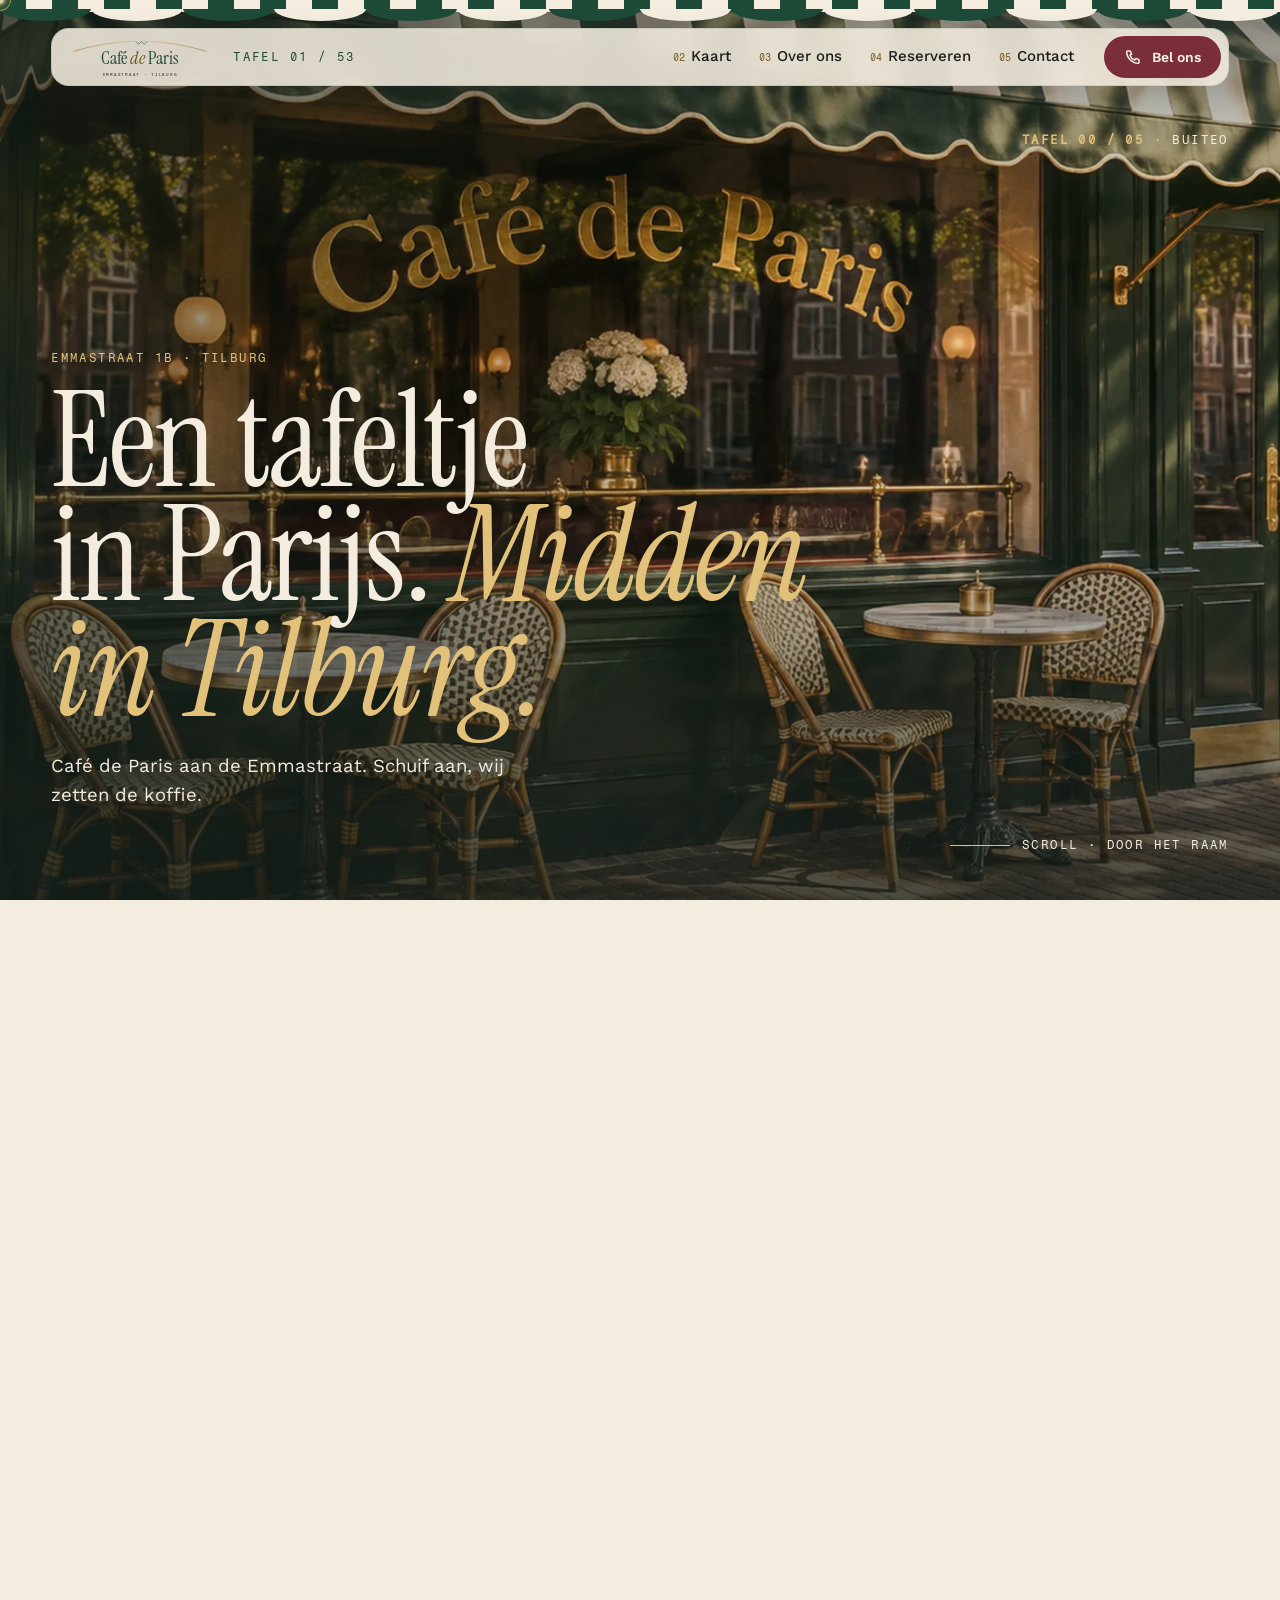
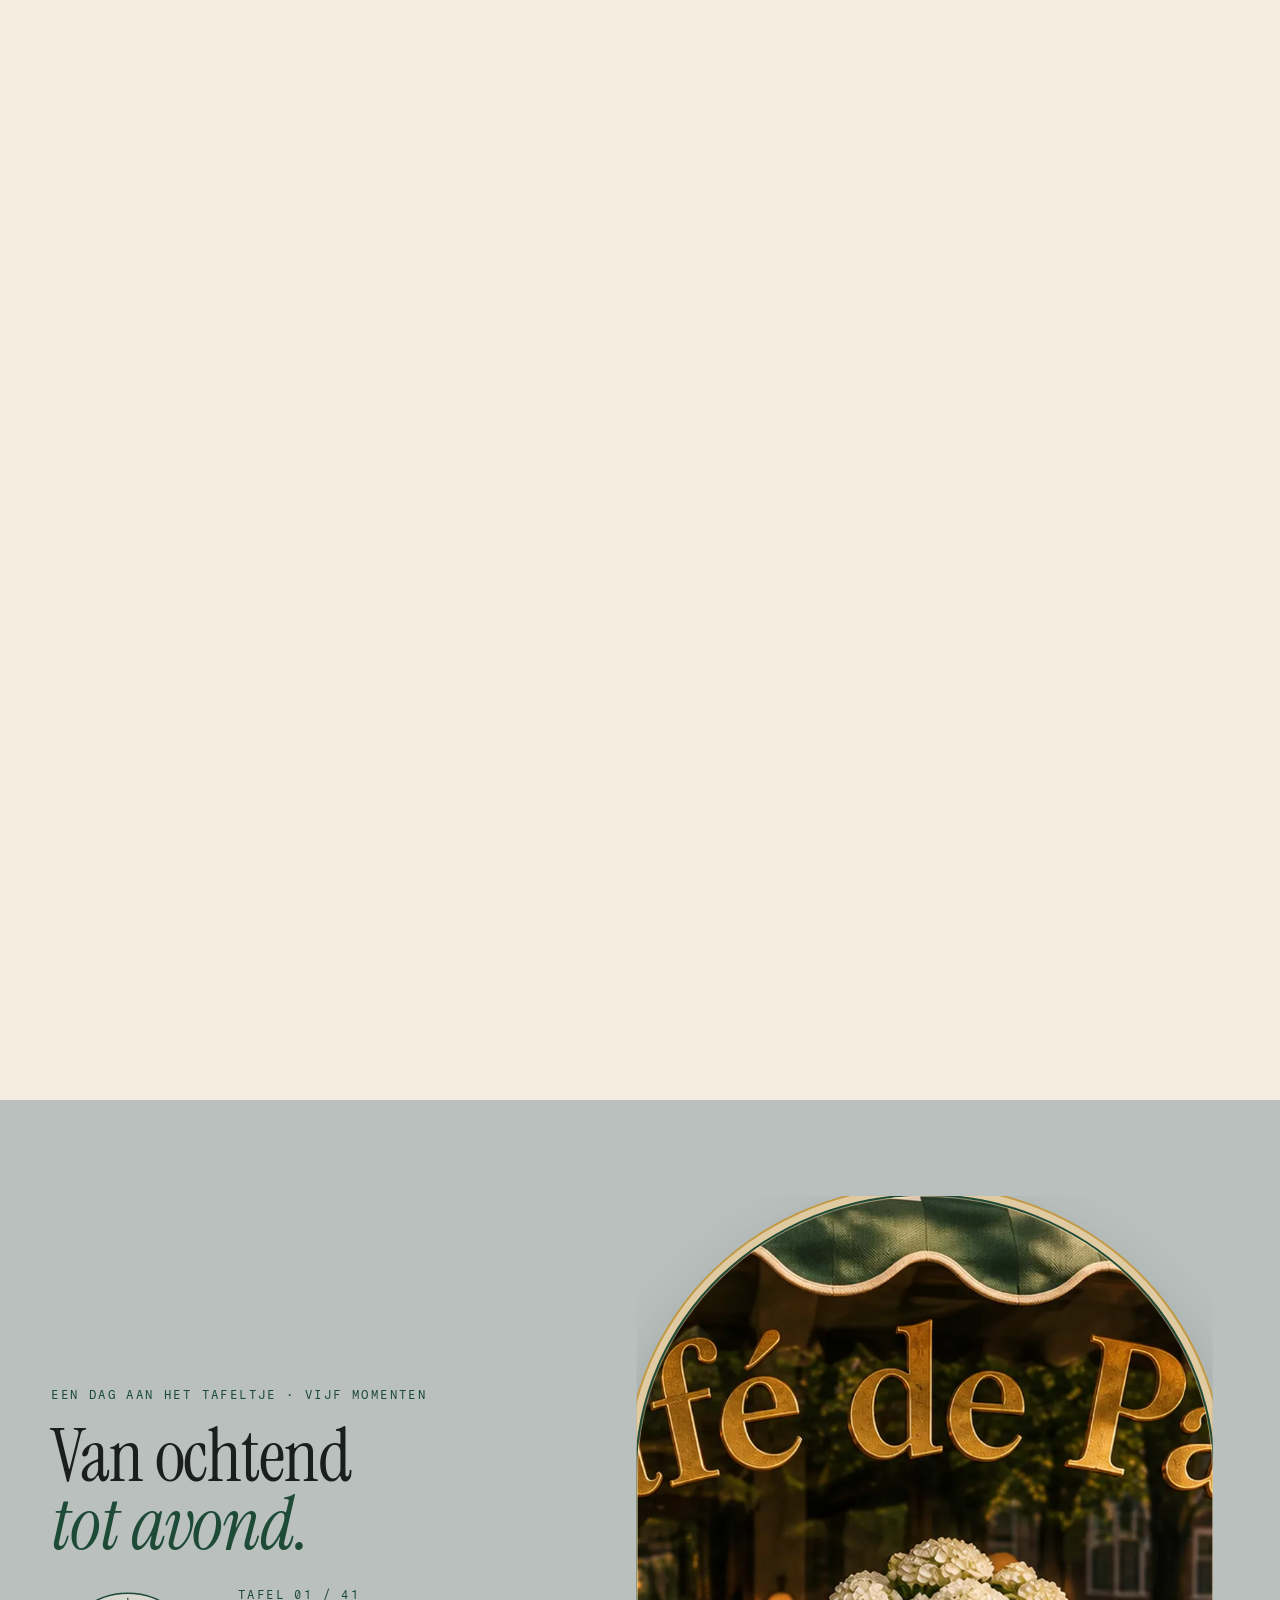
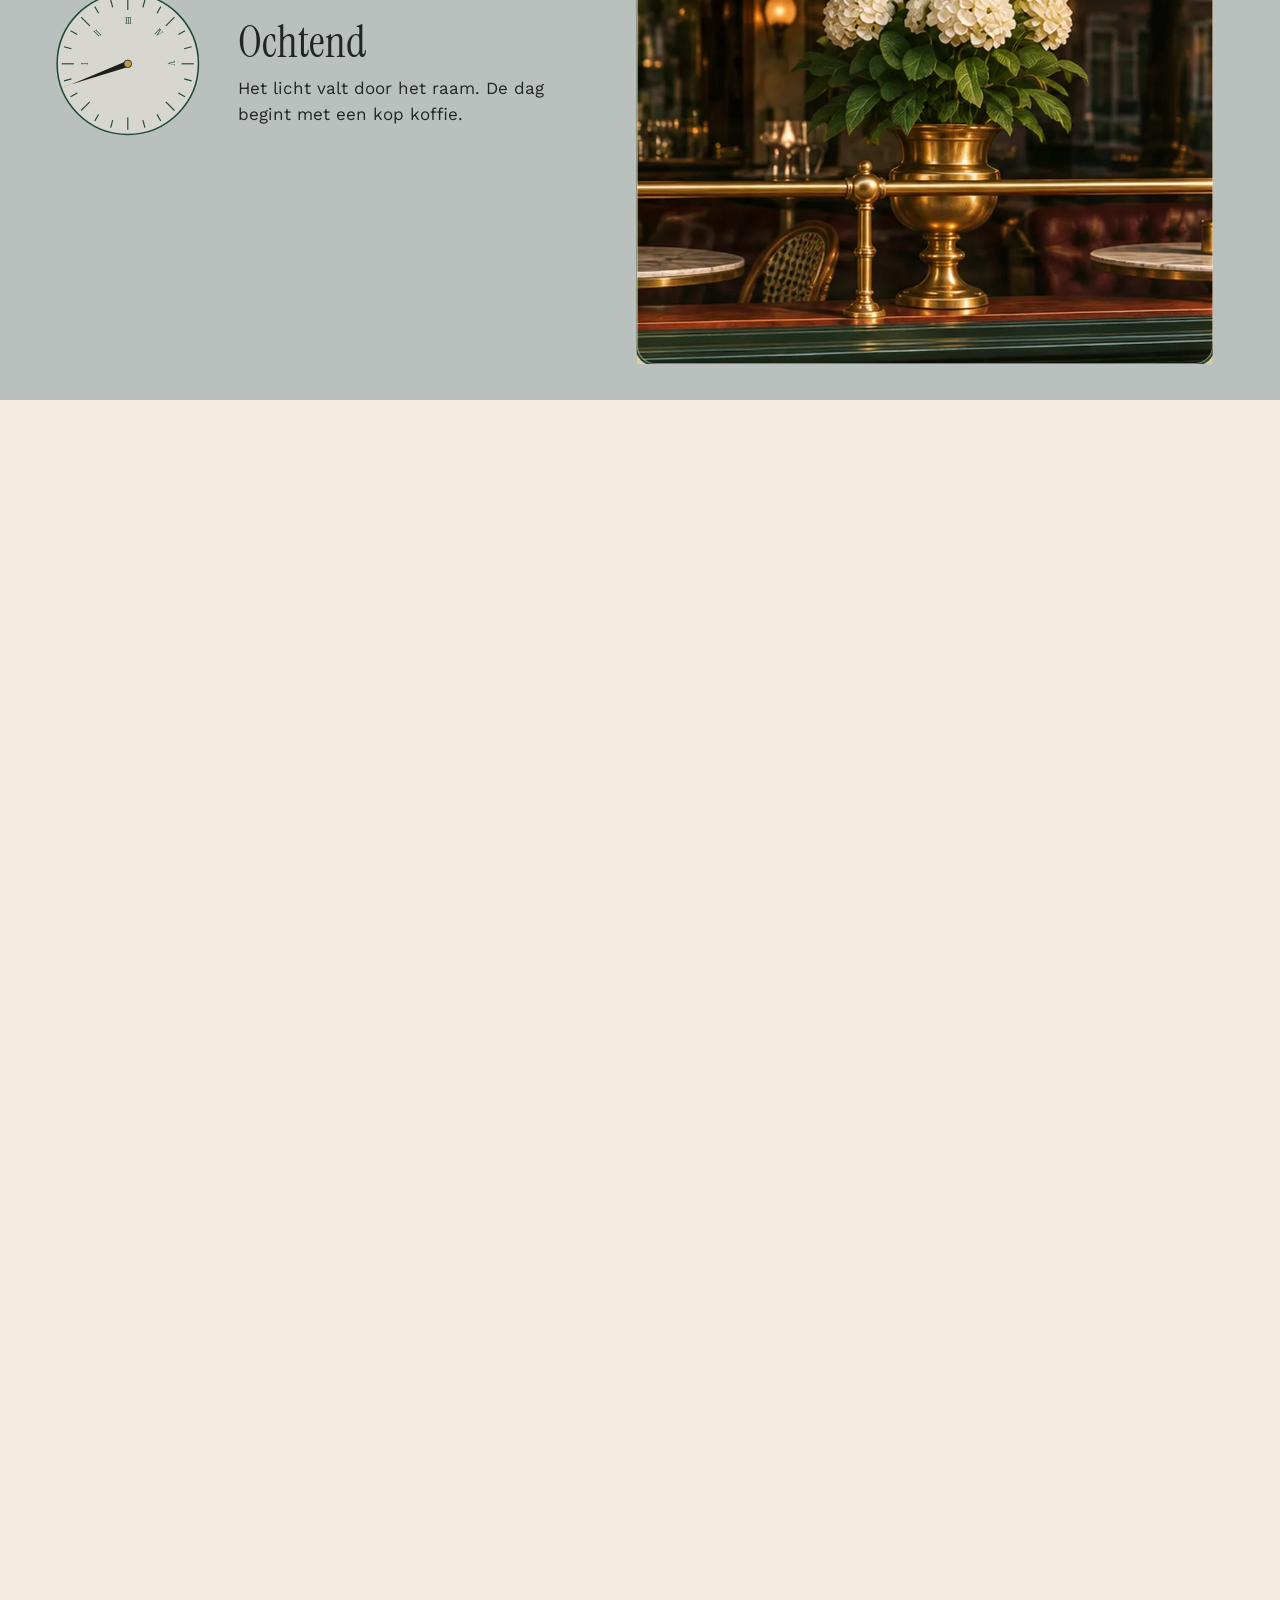
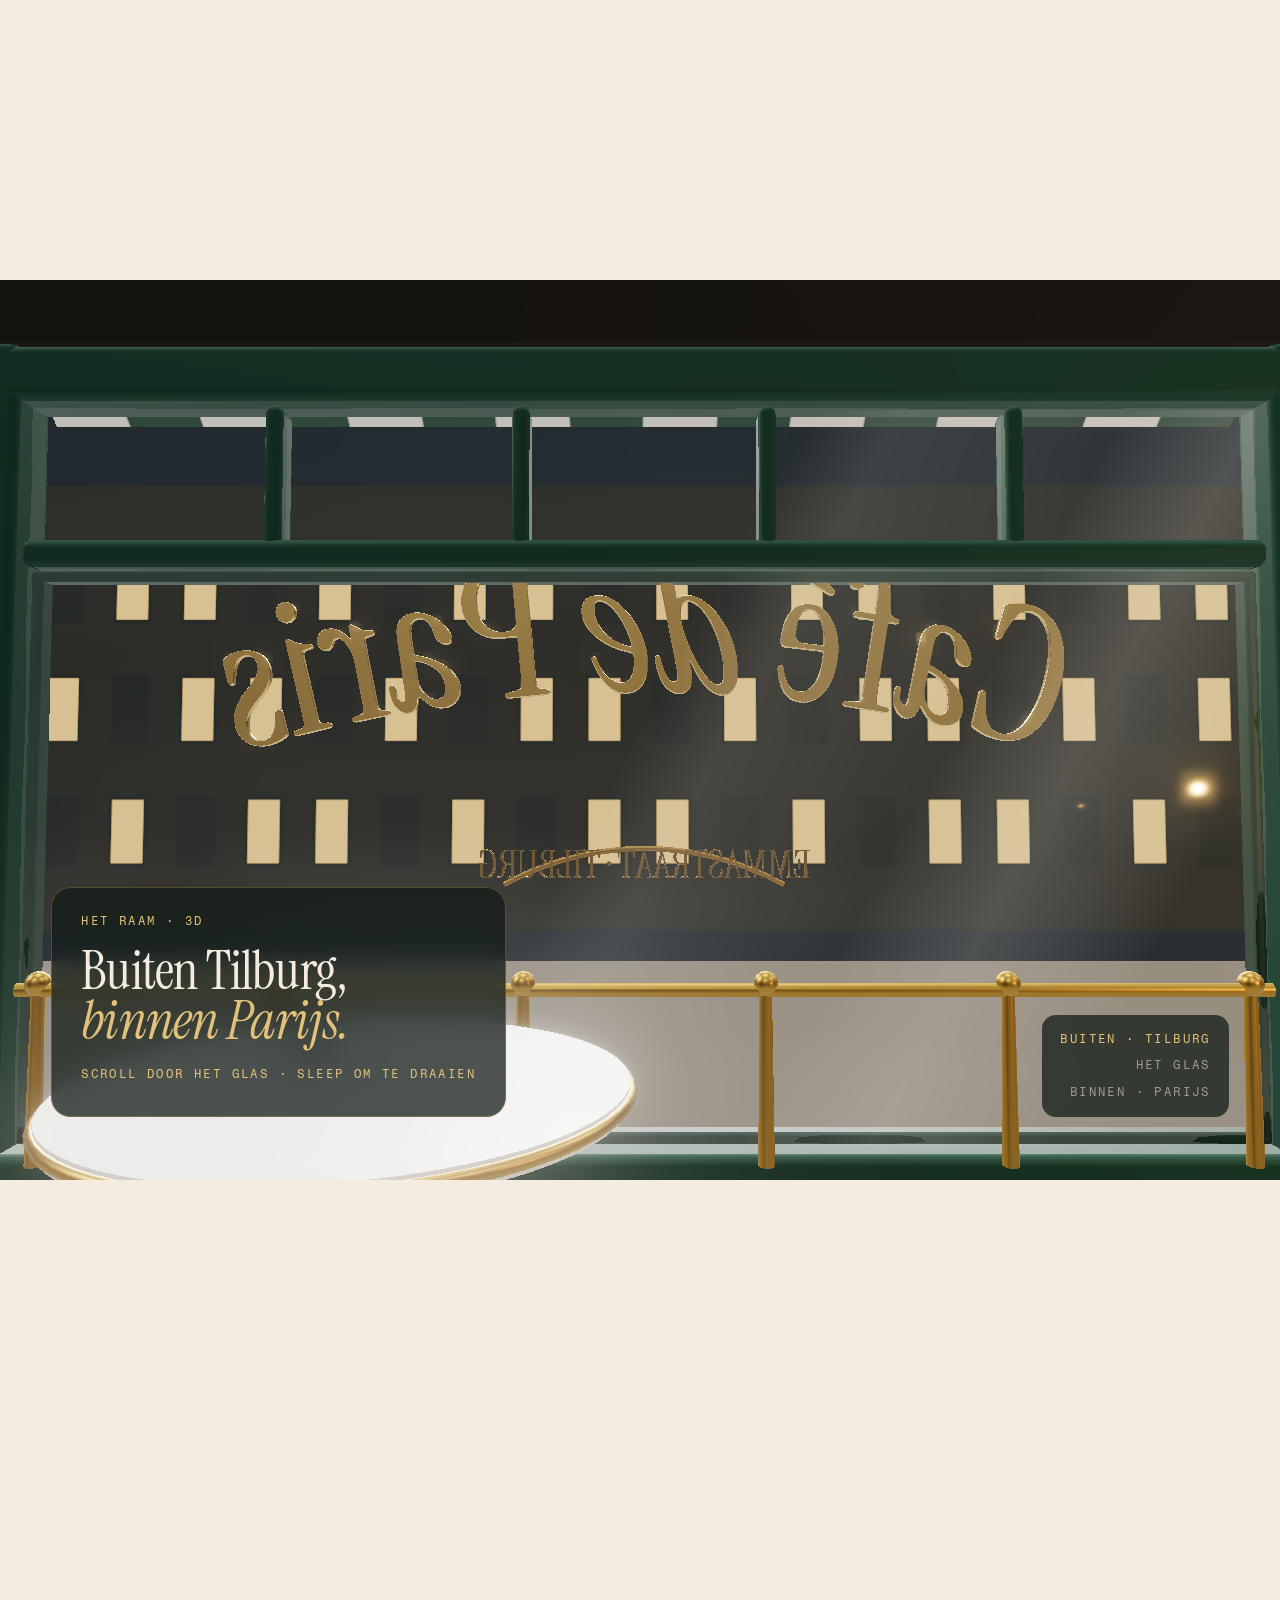
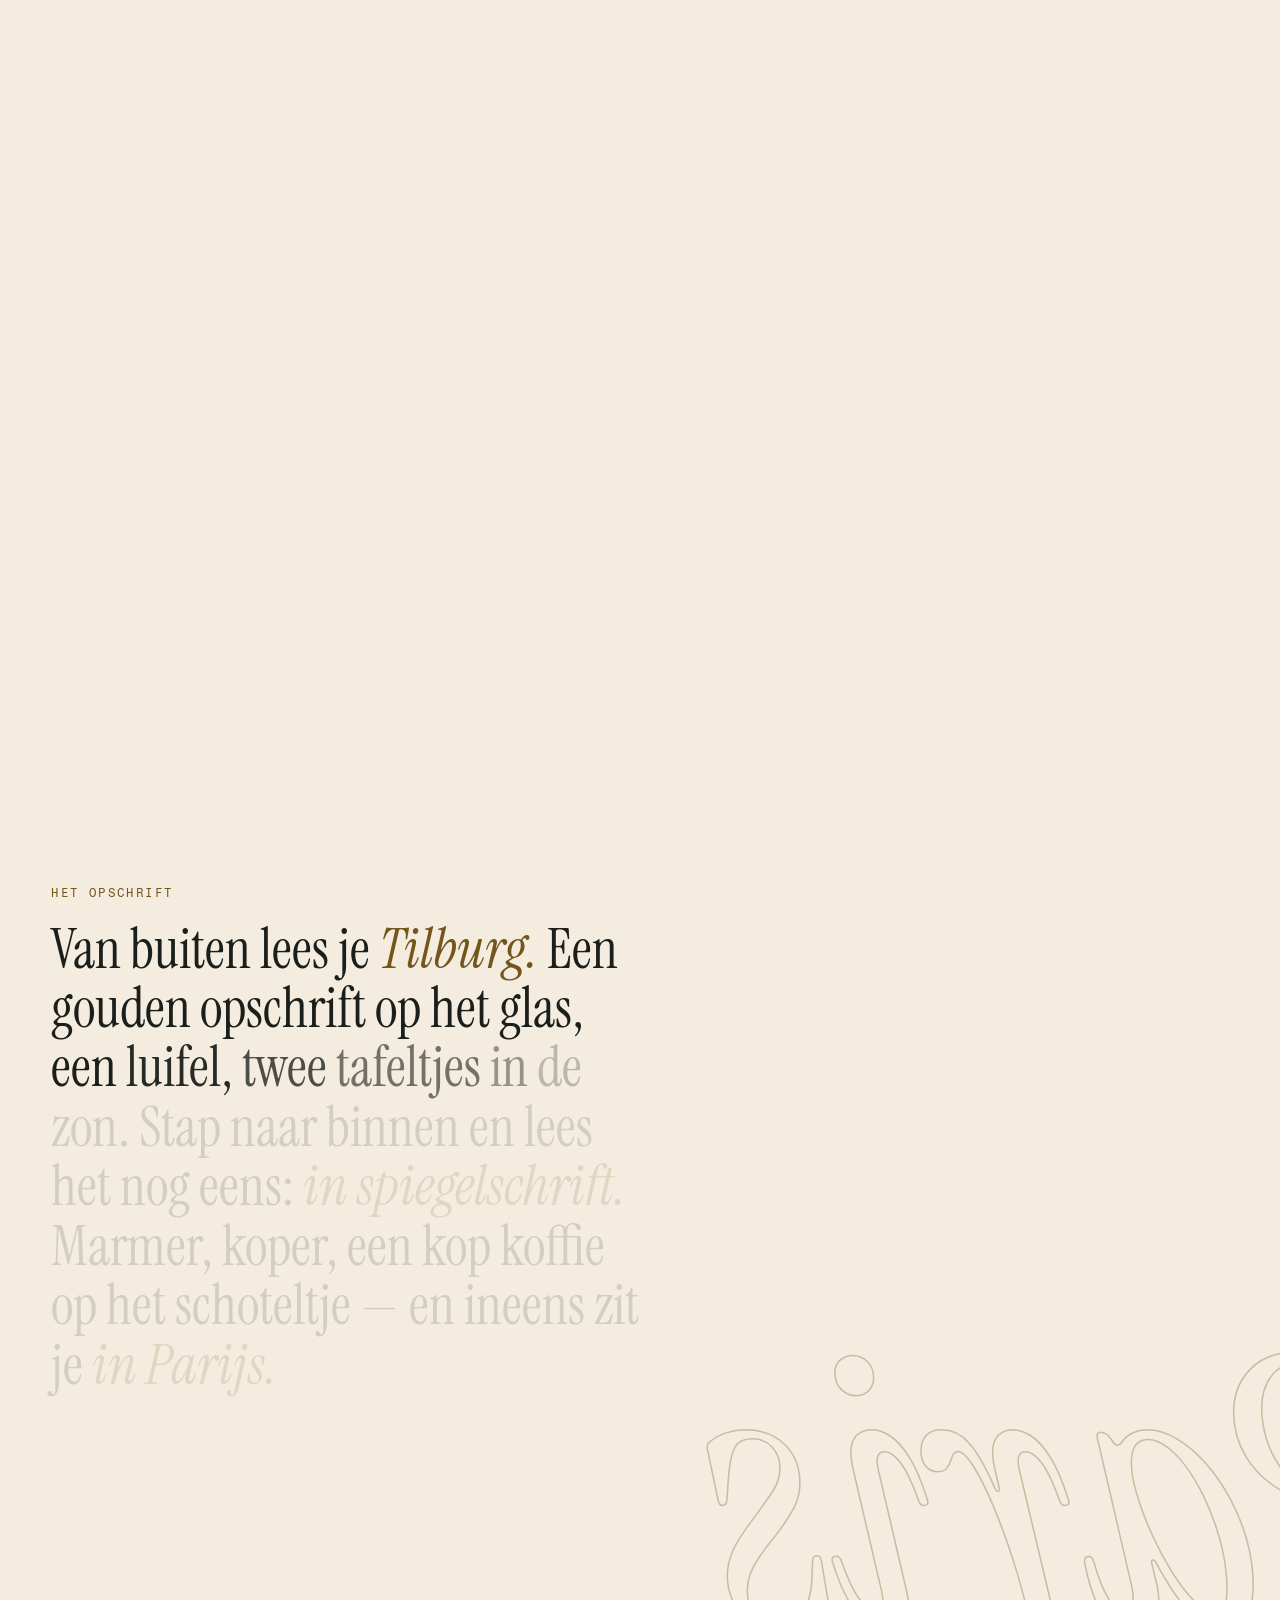
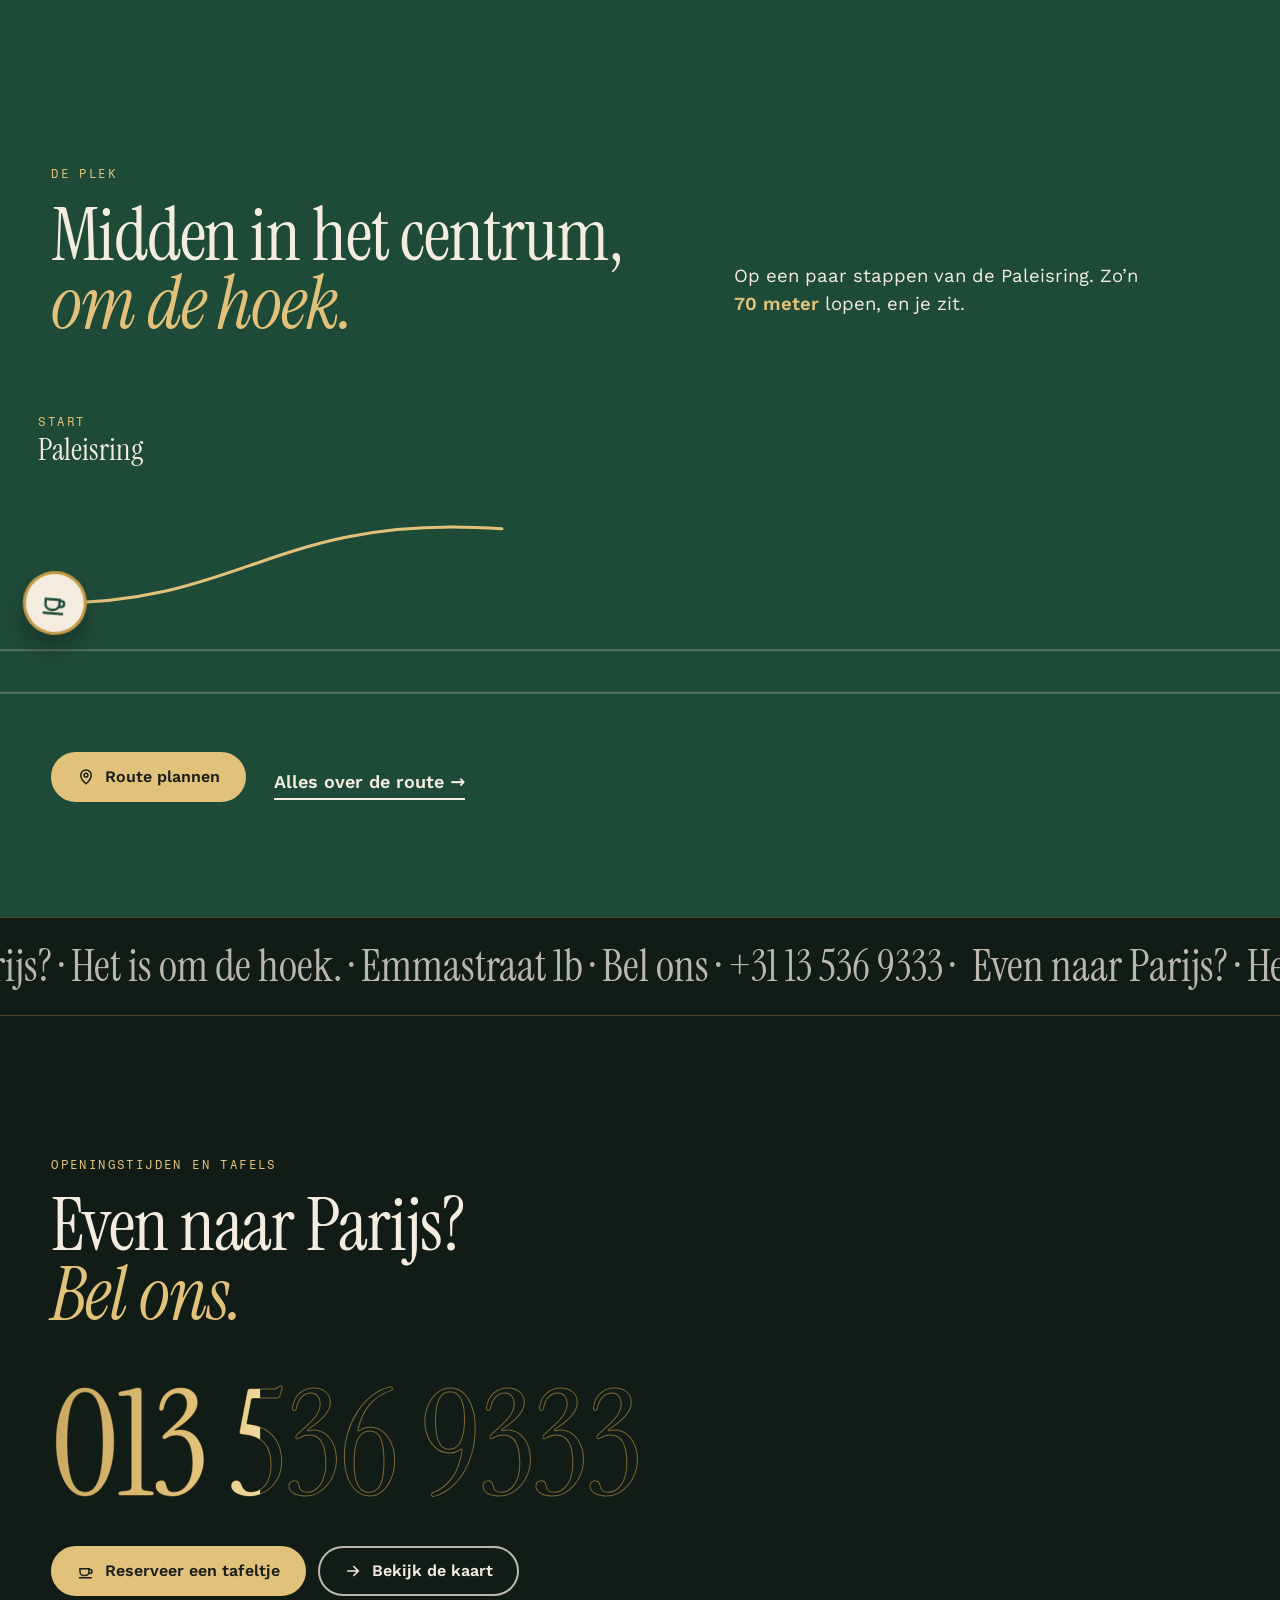
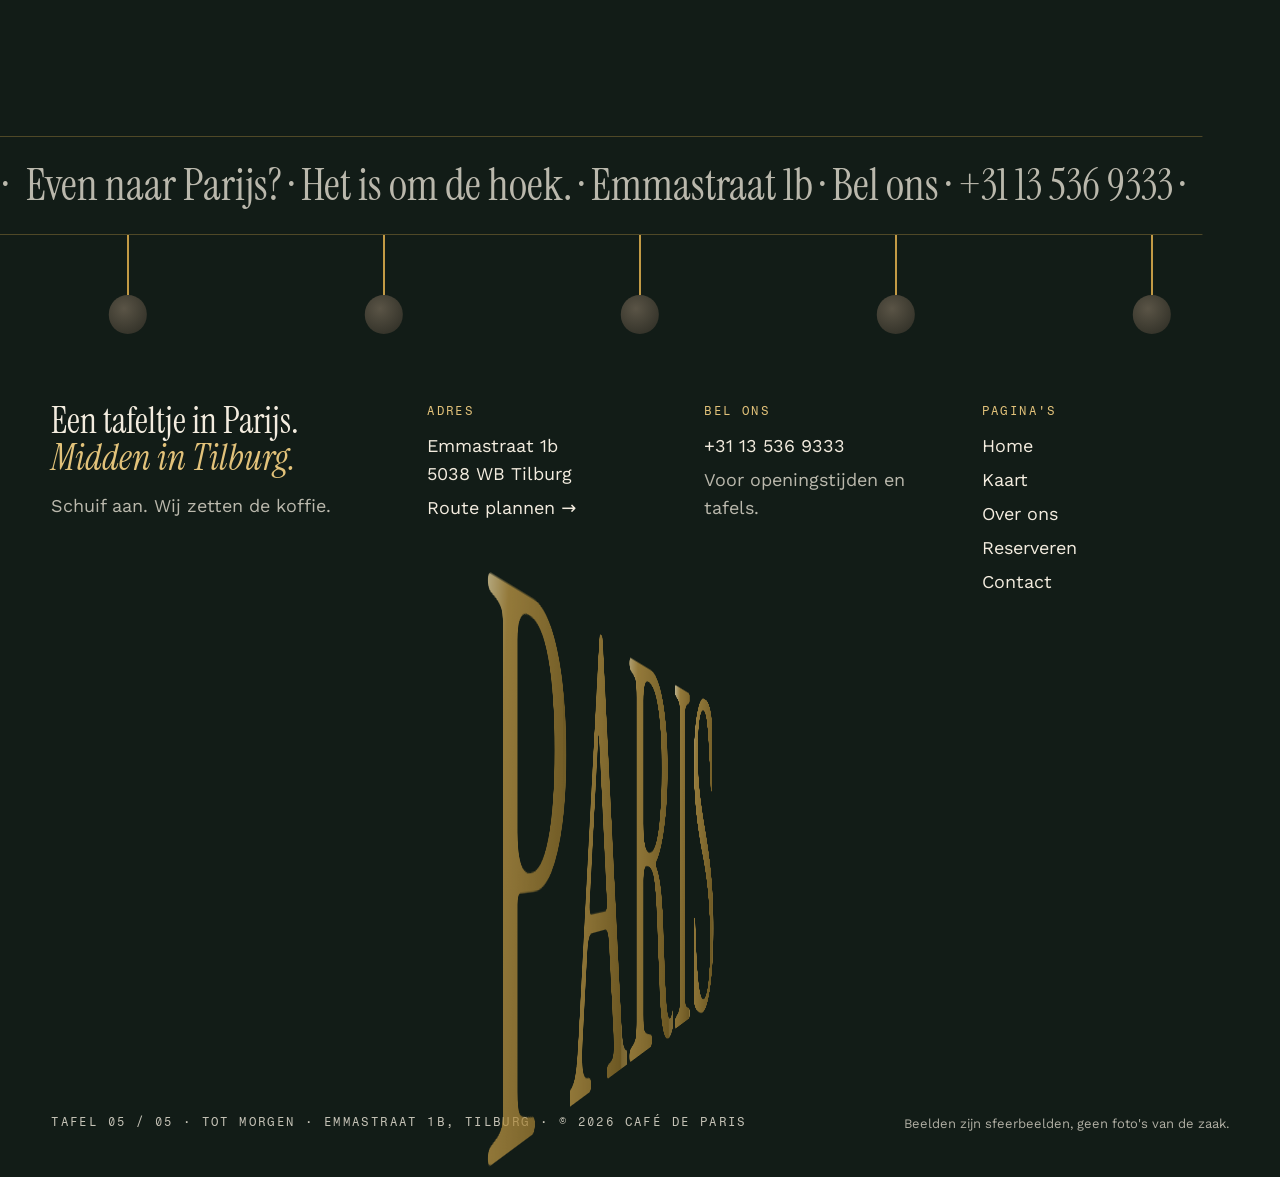
<file: public/index.html>
<!DOCTYPE html>
<html lang="nl">
<head>
<meta charset="utf-8">
<meta name="viewport" content="width=device-width, initial-scale=1, viewport-fit=cover">
<title>Café de Paris Tilburg — Een tafeltje in Parijs, midden in Tilburg</title>
<meta name="description" content="Café de Paris aan de Emmastraat 1b in het centrum van Tilburg, vlak bij de Paleisring. Schuif aan, wij zetten de koffie. Bel +31 13 536 9333.">
<meta name="theme-color" content="#1E4A38">
<meta property="og:type" content="website">
<meta property="og:title" content="Café de Paris Tilburg — Een tafeltje in Parijs, midden in Tilburg">
<meta property="og:description" content="Een tafeltje in Parijs. Midden in Tilburg. — Café de Paris aan de Emmastraat 1b in het centrum van Tilburg, vlak bij de Paleisring. Schuif aan, wij zetten de koffie. Bel +31 13 536 9333.">
<meta property="og:site_name" content="Café de Paris · Tilburg">
<meta property="og:locale" content="nl_NL">
<meta name="twitter:card" content="summary_large_image">
<meta property="og:image" content="assets/img/og.jpg">
<link rel="icon" href="favicon.svg" type="image/svg+xml">
<script>document.documentElement.classList.add('js');setTimeout(function(){if(!window.__site)document.documentElement.classList.add('gsafe')},3500)</script>
<link rel="preload" href="assets/fonts/instrument-serif-latin-400-normal.woff2" as="font" type="font/woff2" crossorigin>
<link rel="stylesheet" href="assets/vendor/motion-kit.css">
<link rel="stylesheet" href="assets/css/site.css">
<script type="importmap">{"imports":{"three":"./assets/vendor/three.module.min.js","three/addons/":"./assets/vendor/three-addons/"}}</script>
<noscript><style>.mk-curtain{display:none}.hero .s2,.hero .s3,.scrollhint{display:none}.goud{transform:none!important;opacity:1!important}.words .w{opacity:1}.mnav{display:none}.arch,.kmask{clip-path:none!important}.vg .gold{clip-path:none!important}</style></noscript>
</head>
<body data-page="index">
<div class="mk-curtain" aria-hidden="true"><div class="awn"><span class="stripes"></span><span class="scallop"></span><span class="clogo"><svg xmlns="http://www.w3.org/2000/svg" viewBox="0 0 520 160" role="img" focusable="false" aria-label="Café de Paris Tilburg">
  <title>Café de Paris — Tilburg</title>
  
  <defs><linearGradient id="lg-g" x1="0" x2="1"><stop offset="0" stop-color="#8A6A24"/><stop offset=".5" stop-color="#E2C27A"/><stop offset="1" stop-color="#8A6A24"/></linearGradient></defs>
  <path d="M30 60 Q260 -10 490 60" fill="none" stroke="url(#lg-g)" stroke-width="2"/>
  <path d="M60 22 l10 10 10-10 10 10 10-10" fill="none" stroke="#1E4A38" stroke-width="2" transform="translate(185 4)"/>
  <text x="260" y="104" text-anchor="middle" font-family="'Instrument Serif',Georgia,serif" font-size="64" fill="#1E4A38">Café <tspan font-style="italic" fill="#74561C">de</tspan> Paris</text>
  <line x1="150" y1="124" x2="370" y2="124" stroke="url(#lg-g)" stroke-width="1.5"/>
  <text x="260" y="146" text-anchor="middle" font-family="'Fragment Mono',monospace" font-size="13" letter-spacing="6" fill="#1B1F1C">EMMASTRAAT · TILBURG</text>
</svg>
</span></div></div>
<a class="skip" href="#inhoud">Naar inhoud</a>
<header class="hd">
  <div class="festoen" aria-hidden="true"><span class="stripes"></span><span class="fs"><i style="--i:0"></i><i style="--i:1"></i><i style="--i:2"></i><i style="--i:3"></i><i style="--i:4"></i><i style="--i:5"></i><i style="--i:6"></i><i style="--i:7"></i><i style="--i:8"></i><i style="--i:9"></i><i style="--i:10"></i><i style="--i:11"></i><i style="--i:12"></i><i style="--i:13"></i></span></div>
  <div class="hbar">
    <a class="logo" href="index.html" aria-label="Café de Paris Tilburg — home"><svg xmlns="http://www.w3.org/2000/svg" viewBox="0 0 520 160" role="img" focusable="false" aria-label="Café de Paris Tilburg">
  <title>Café de Paris — Tilburg</title>
  
  <defs><linearGradient id="lg-g" x1="0" x2="1"><stop offset="0" stop-color="#8A6A24"/><stop offset=".5" stop-color="#E2C27A"/><stop offset="1" stop-color="#8A6A24"/></linearGradient></defs>
  <path d="M30 60 Q260 -10 490 60" fill="none" stroke="url(#lg-g)" stroke-width="2"/>
  <path d="M60 22 l10 10 10-10 10 10 10-10" fill="none" stroke="#1E4A38" stroke-width="2" transform="translate(185 4)"/>
  <text x="260" y="104" text-anchor="middle" font-family="'Instrument Serif',Georgia,serif" font-size="64" fill="#1E4A38">Café <tspan font-style="italic" fill="#74561C">de</tspan> Paris</text>
  <line x1="150" y1="124" x2="370" y2="124" stroke="url(#lg-g)" stroke-width="1.5"/>
  <text x="260" y="146" text-anchor="middle" font-family="'Fragment Mono',monospace" font-size="13" letter-spacing="6" fill="#1B1F1C">EMMASTRAAT · TILBURG</text>
</svg>
</a>
    <b class="mono hprog" aria-hidden="true">TAFEL 01 / 05</b>
    <nav class="nav" aria-label="Hoofdmenu"><a href="kaart.html"><span class="n">02</span><span class="t">Kaart</span></a><a href="over.html"><span class="n">03</span><span class="t">Over ons</span></a><a href="reserveren.html"><span class="n">04</span><span class="t">Reserveren</span></a><a href="contact.html"><span class="n">05</span><span class="t">Contact</span></a></nav>
    <a class="btn sm kir" href="tel:+31135369333" data-magnetic><svg viewBox="0 0 24 24" fill="none" stroke="currentColor" stroke-width="2" stroke-linecap="round" stroke-linejoin="round" aria-hidden="true"><path d="M5 4h3.5l1.6 4.2-2.2 1.4a11 11 0 0 0 6.5 6.5l1.4-2.2L20 15.5V19a1.5 1.5 0 0 1-1.6 1.5C10.6 20 4 13.4 3.5 5.6A1.5 1.5 0 0 1 5 4z"/></svg><span>Bel ons</span></a>
    <button class="burger" type="button" aria-label="Menu openen" aria-expanded="false" aria-controls="mnav"><span></span><span></span></button>
  </div>
</header>
<div class="mnav" id="mnav" role="dialog" aria-modal="true" aria-label="Menu">
  <span class="door dl" aria-hidden="true"><i class="knob"></i></span><span class="door dr" aria-hidden="true"><i class="knob"></i></span>
  <button class="mnav-close" type="button">Sluit</button>
  <nav aria-label="Mobiel menu"><a class="big" href="index.html" style="--i:0" aria-current="page"><small>01 / 05</small><span>Home</span></a><a class="big" href="kaart.html" style="--i:1"><small>02 / 05</small><span>Kaart</span></a><a class="big" href="over.html" style="--i:2"><small>03 / 05</small><span>Over ons</span></a><a class="big" href="reserveren.html" style="--i:3"><small>04 / 05</small><span>Reserveren</span></a><a class="big" href="contact.html" style="--i:4"><small>05 / 05</small><span>Contact</span></a></nav>
  <div class="row"><a class="btn" href="tel:+31135369333"><svg viewBox="0 0 24 24" fill="none" stroke="currentColor" stroke-width="2" stroke-linecap="round" stroke-linejoin="round" aria-hidden="true"><path d="M5 4h3.5l1.6 4.2-2.2 1.4a11 11 0 0 0 6.5 6.5l1.4-2.2L20 15.5V19a1.5 1.5 0 0 1-1.6 1.5C10.6 20 4 13.4 3.5 5.6A1.5 1.5 0 0 1 5 4z"/></svg><span>Bel ons</span></a><a class="btn ghost" href="https://www.google.com/maps/search/?api=1&amp;query=Emmastraat+1b%2C+5038+WB+Tilburg" target="_blank" rel="noopener" data-magnetic><svg viewBox="0 0 24 24" fill="none" stroke="currentColor" stroke-width="2" aria-hidden="true"><path d="M12 21s-7-6.2-7-11.5A7 7 0 0 1 19 9.5C19 14.8 12 21 12 21z"/><circle cx="12" cy="9.5" r="2.5"/></svg><span>Route plannen</span></a></div>
  <p class="mono mm">Emmastraat 1b · Tilburg</p>
</div>
<main id="inhoud">

<section class="hero film" id="hero">
  <div class="stage"><video class="bgv" data-v="scrub" data-src="assets/video/c1.mp4" data-src-m="assets/video/c1-m.mp4" muted playsinline preload="metadata" poster="assets/img/k1.webp" aria-hidden="true"></video><div class="shade"></div></div>
  <p class="ptag mono" aria-hidden="true"><b class="tprog">TAFEL 00 / 05</b> · <span class="lt">buiten</span></p>
  <div class="state s1"><p class="mono kick">Emmastraat 1b · Tilburg</p><h1 class="h-hero goud">Een tafeltje<br>in Parijs. <em class="it">Midden<br>in Tilburg.</em></h1>
    <p class="lead">Café de Paris aan de Emmastraat. Schuif aan, wij zetten de koffie.</p></div>
  <div class="state s2" aria-hidden="true"><p class="h-mid">Lees het opschrift —<br><em class="it">van buiten naar binnen.</em></p><div class="row"><a class="btn" href="reserveren.html" data-magnetic><svg viewBox="0 0 24 24" fill="none" stroke="currentColor" stroke-width="2" stroke-linecap="round" aria-hidden="true"><path d="M4 9h12v4a5 5 0 0 1-5 5H9a5 5 0 0 1-5-5z"/><path d="M16 10h1.5a2.5 2.5 0 0 1 0 5H16M3 21h16"/></svg><span>Reserveer een tafeltje</span></a><a class="btn ghost" href="tel:+31135369333" data-magnetic><svg viewBox="0 0 24 24" fill="none" stroke="currentColor" stroke-width="2" stroke-linecap="round" stroke-linejoin="round" aria-hidden="true"><path d="M5 4h3.5l1.6 4.2-2.2 1.4a11 11 0 0 0 6.5 6.5l1.4-2.2L20 15.5V19a1.5 1.5 0 0 1-1.6 1.5C10.6 20 4 13.4 3.5 5.6A1.5 1.5 0 0 1 5 4z"/></svg><span>Bel ons</span></a></div></div>
  <div class="state s3" aria-hidden="true"><p class="h-mid">Even naar Parijs?<br><em class="it">Het is om de hoek.</em></p></div>
  <p class="scrollhint mono" aria-hidden="true"><span class="sl"></span>scroll · door het raam</p>
</section>

<section class="dag zink" id="dag">
  <div class="dleft">
    <p class="mono kick">Een dag aan het tafeltje · vijf momenten</p>
    <h2 class="h2 goud">Van ochtend<br><em class="it">tot avond.</em></h2>
    <div class="dprog"><svg class="dial" viewBox="0 0 200 200" aria-hidden="true"><circle class="rim" cx="100" cy="100" r="92"/><g class="ticks"><line x1="100" y1="14" x2="100" y2="30" transform="rotate(0 100 100)"/><line x1="100" y1="14" x2="100" y2="24" transform="rotate(15 100 100)"/><line x1="100" y1="14" x2="100" y2="24" transform="rotate(30 100 100)"/><line x1="100" y1="14" x2="100" y2="30" transform="rotate(45 100 100)"/><line x1="100" y1="14" x2="100" y2="24" transform="rotate(60 100 100)"/><line x1="100" y1="14" x2="100" y2="24" transform="rotate(75 100 100)"/><line x1="100" y1="14" x2="100" y2="30" transform="rotate(90 100 100)"/><line x1="100" y1="14" x2="100" y2="24" transform="rotate(105 100 100)"/><line x1="100" y1="14" x2="100" y2="24" transform="rotate(120 100 100)"/><line x1="100" y1="14" x2="100" y2="30" transform="rotate(135 100 100)"/><line x1="100" y1="14" x2="100" y2="24" transform="rotate(150 100 100)"/><line x1="100" y1="14" x2="100" y2="24" transform="rotate(165 100 100)"/><line x1="100" y1="14" x2="100" y2="30" transform="rotate(180 100 100)"/><line x1="100" y1="14" x2="100" y2="24" transform="rotate(195 100 100)"/><line x1="100" y1="14" x2="100" y2="24" transform="rotate(210 100 100)"/><line x1="100" y1="14" x2="100" y2="30" transform="rotate(225 100 100)"/><line x1="100" y1="14" x2="100" y2="24" transform="rotate(240 100 100)"/><line x1="100" y1="14" x2="100" y2="24" transform="rotate(255 100 100)"/><line x1="100" y1="14" x2="100" y2="30" transform="rotate(270 100 100)"/><line x1="100" y1="14" x2="100" y2="24" transform="rotate(285 100 100)"/><line x1="100" y1="14" x2="100" y2="24" transform="rotate(300 100 100)"/><line x1="100" y1="14" x2="100" y2="30" transform="rotate(315 100 100)"/><line x1="100" y1="14" x2="100" y2="24" transform="rotate(330 100 100)"/><line x1="100" y1="14" x2="100" y2="24" transform="rotate(345 100 100)"/></g><g class="labs"><text x="100" y="48" transform="rotate(-90 100 100)">I</text><text x="100" y="48" transform="rotate(-45 100 100)">II</text><text x="100" y="48" transform="rotate(0 100 100)">III</text><text x="100" y="48" transform="rotate(45 100 100)">IV</text><text x="100" y="48" transform="rotate(90 100 100)">V</text></g><path class="arc" d="M100 100 L100 8 A92 92 0 0 1 100 8 Z"/><g class="hand"><path d="M100 104 L96 100 L100 22 L104 100 Z"/></g><circle class="hub" cx="100" cy="100" r="5"/></svg><div><b class="pc mono">TAFEL 01 / 05</b><ol class="steps"><li data-i="0"><b>Ochtend</b><p>Het licht valt door het raam. De dag begint met een kop koffie.</p></li><li data-i="1"><b>Middag</b><p>Dichterbij. Het gouden opschrift, het marmeren tafeltje, de stoelen in de zon.</p></li><li data-i="2"><b>Binnen</b><p>Stap door het glas. Van Tilburg naar Parijs in één stap.</p></li><li data-i="3"><b>Borrel</b><p>Langs de bar: glazen, koper, een plek om te blijven.</p></li><li data-i="4"><b>Avond</b><p>De lampen gaan aan. Tot morgen.</p></li></ol></div></div>
  </div>
  <div class="dright">
    <div class="arch"><video class="lv" data-v="scrub" data-src="assets/video/dagfilm.mp4" data-src-m="assets/video/dagfilm-m.mp4" muted playsinline preload="metadata" poster="assets/img/k2.webp" aria-hidden="true"></video><span class="archline" aria-hidden="true"></span></div>
  </div>
</section>

<section class="raamsec avond" id="raam" aria-label="Het Raam — 3D">
  <div class="rstage">
    <div class="raam3d" data-view="index"><canvas class="raamcv" aria-hidden="true"></canvas><img class="rfb" src="assets/img/k2.webp" alt="" aria-hidden="true"><p class="mono r3hint" aria-hidden="true">sleep aan het raam</p></div>
    <div class="rhud"><p class="mono kick">Het Raam · 3D</p><h2 class="h2">Buiten Tilburg,<br><em class="it">binnen Parijs.</em></h2><p class="mono hint">scroll door het glas · sleep om te draaien</p></div>
    <ol class="rsides mono" aria-hidden="true"><li class="on">Buiten · Tilburg</li><li>Het glas</li><li>Binnen · Parijs</li></ol>
  </div>
</section>

<section class="spiegel creme" id="spiegel">
  <div class="wrap sw"><p class="mono kick">Het opschrift</p><p class="words">Van buiten lees je <span class="k">Tilburg.</span> Een gouden opschrift op het glas, een luifel, twee tafeltjes in de zon. Stap naar binnen en lees het nog eens: <span class="k">in spiegelschrift.</span> Marmer, koper, een kop koffie op het schoteltje — en ineens zit je <span class="k">in Parijs.</span></p></div>
  <p class="sirap" aria-hidden="true">Paris</p>
</section>

<section class="wandeling groen" id="wandeling">
  <div class="wrap wtop"><div><p class="mono kick">De plek</p><h2 class="h2 goud">Midden in het centrum,<br><em class="it">om de hoek.</em></h2></div>
    <p class="lead">Op een paar stappen van de Paleisring. Zo’n <b class="m70"><span data-count="70">70</span> meter</b> lopen, en je zit.</p></div>
  <div class="street">
    <svg class="route" viewBox="0 0 1400 260" preserveAspectRatio="none" aria-hidden="true">
      <path class="curb" d="M0 200 H1400"/><path class="curb" d="M0 236 H1400"/>
      <path id="walk" class="walk" d="M60 160 C 260 160 300 90 520 96 S 820 170 1000 140 S 1240 80 1330 118"/>
    </svg>
    <span class="cupw" aria-hidden="true"><svg viewBox="0 0 24 24" fill="none" stroke="currentColor" stroke-width="2" stroke-linecap="round" aria-hidden="true"><path d="M4 9h12v4a5 5 0 0 1-5 5H9a5 5 0 0 1-5-5z"/><path d="M16 10h1.5a2.5 2.5 0 0 1 0 5H16M3 21h16"/></svg></span>
    <ul class="marks">
      <li class="mk1"><small class="mono">Start</small><b>Paleisring</b></li>
      <li class="mk2"><small class="mono">±70 m</small><b>Emmastraat</b></li>
      <li class="mk3"><small class="mono">Aan tafel</small><b>Emmastraat 1b</b></li>
    </ul>
  </div>
  <div class="wrap wbot"><a class="btn" href="https://www.google.com/maps/search/?api=1&amp;query=Emmastraat+1b%2C+5038+WB+Tilburg" target="_blank" rel="noopener" data-magnetic><svg viewBox="0 0 24 24" fill="none" stroke="currentColor" stroke-width="2" aria-hidden="true"><path d="M12 21s-7-6.2-7-11.5A7 7 0 0 1 19 9.5C19 14.8 12 21 12 21z"/><circle cx="12" cy="9.5" r="2.5"/></svg><span>Route plannen</span></a><a class="tlink" href="contact.html">Alles over de route →</a></div>
</section>

<section class="belbord avond" id="belbord">
  <div class="mq top" data-marquee="30"><span>Even naar Parijs? · Het is om de hoek. · Emmastraat 1b · Bel ons · +31 13 536 9333 · </span></div>
  <div class="wrap vg">
    <p class="mono kick">Openingstijden en tafels</p>
    <h2 class="h2">Even naar Parijs?<br><em class="it">Bel ons.</em></h2>
    <a class="bigtel" href="tel:+31135369333" data-magnetic aria-label="Bel +31 13 536 9333"><span class="ghostn" aria-hidden="true">013 536 9333</span><span class="gold" aria-hidden="true">013 536 9333</span></a>
    <div class="row"><a class="btn" href="reserveren.html" data-magnetic><svg viewBox="0 0 24 24" fill="none" stroke="currentColor" stroke-width="2" stroke-linecap="round" aria-hidden="true"><path d="M4 9h12v4a5 5 0 0 1-5 5H9a5 5 0 0 1-5-5z"/><path d="M16 10h1.5a2.5 2.5 0 0 1 0 5H16M3 21h16"/></svg><span>Reserveer een tafeltje</span></a><a class="btn ghost" href="kaart.html" data-magnetic><svg viewBox="0 0 24 24" fill="none" stroke="currentColor" stroke-width="2" stroke-linecap="round" aria-hidden="true"><path d="M5 12h14M13 6l6 6-6 6"/></svg><span>Bekijk de kaart</span></a></div>
  </div>
  <div class="mq bot rev" data-marquee="36"><span>Even naar Parijs? · Het is om de hoek. · Emmastraat 1b · Bel ons · +31 13 536 9333 · </span></div>
</section>
</main>
<footer class="ft">
  <div class="lamps" aria-hidden="true"><i style="--i:0"></i><i style="--i:1"></i><i style="--i:2"></i><i style="--i:3"></i><i style="--i:4"></i></div>
  <div class="wrap cols">
    <div><p class="claim">Een tafeltje in Parijs. <em class="it">Midden in Tilburg.</em></p><p class="mu">Schuif aan. Wij zetten de koffie.</p></div>
    <div><b class="mono">Adres</b>Emmastraat 1b<br>5038 WB Tilburg<a href="https://www.google.com/maps/search/?api=1&amp;query=Emmastraat+1b%2C+5038+WB+Tilburg" target="_blank" rel="noopener"><span>Route plannen →</span></a></div>
    <div><b class="mono">Bel ons</b><a href="tel:+31135369333"><span>+31 13 536 9333</span></a><span class="mu">Voor openingstijden en tafels.</span></div>
    <div><b class="mono">Pagina's</b><a href="index.html"><span>Home</span></a><a href="kaart.html"><span>Kaart</span></a><a href="over.html"><span>Over ons</span></a><a href="reserveren.html"><span>Reserveren</span></a><a href="contact.html"><span>Contact</span></a></div>
  </div>
  <div class="giant" aria-label="Paris"><div class="w" aria-hidden="true"><span style="--i:0">P</span><span style="--i:1">A</span><span style="--i:2">R</span><span style="--i:3">I</span><span style="--i:4">S</span></div></div>
  <div class="legal"><p class="mono">TAFEL 05 / 05 · TOT MORGEN · Emmastraat 1b, Tilburg · © 2026 Café de Paris</p><p>Beelden zijn sfeerbeelden, geen foto's van de zaak.</p></div>
</footer>
<div class="ctabar"><a class="btn" href="tel:+31135369333"><svg viewBox="0 0 24 24" fill="none" stroke="currentColor" stroke-width="2" stroke-linecap="round" stroke-linejoin="round" aria-hidden="true"><path d="M5 4h3.5l1.6 4.2-2.2 1.4a11 11 0 0 0 6.5 6.5l1.4-2.2L20 15.5V19a1.5 1.5 0 0 1-1.6 1.5C10.6 20 4 13.4 3.5 5.6A1.5 1.5 0 0 1 5 4z"/></svg><span>Bel ons</span></a><a class="btn ghost" href="reserveren.html"><svg viewBox="0 0 24 24" fill="none" stroke="currentColor" stroke-width="2" stroke-linecap="round" aria-hidden="true"><path d="M4 9h12v4a5 5 0 0 1-5 5H9a5 5 0 0 1-5-5z"/><path d="M16 10h1.5a2.5 2.5 0 0 1 0 5H16M3 21h16"/></svg><span>Tafeltje</span></a></div>
<div class="mk-cursor" aria-hidden="true"></div>
<script src="assets/vendor/lenis.min.js"></script>
<script src="assets/vendor/gsap/gsap.min.js"></script>
<script src="assets/vendor/gsap/ScrollTrigger.min.js"></script>
<script src="assets/vendor/gsap/SplitText.min.js"></script>
<script src="assets/vendor/gsap/Flip.min.js"></script>
<script src="assets/vendor/gsap/DrawSVGPlugin.min.js"></script>
<script src="assets/vendor/gsap/ScrambleTextPlugin.min.js"></script>
<script src="assets/vendor/gsap/MotionPathPlugin.min.js"></script>
<script type="module" src="assets/js/site.js"></script>
<script type="module" src="assets/js/raam.js"></script>
</body>
</html>
</file>
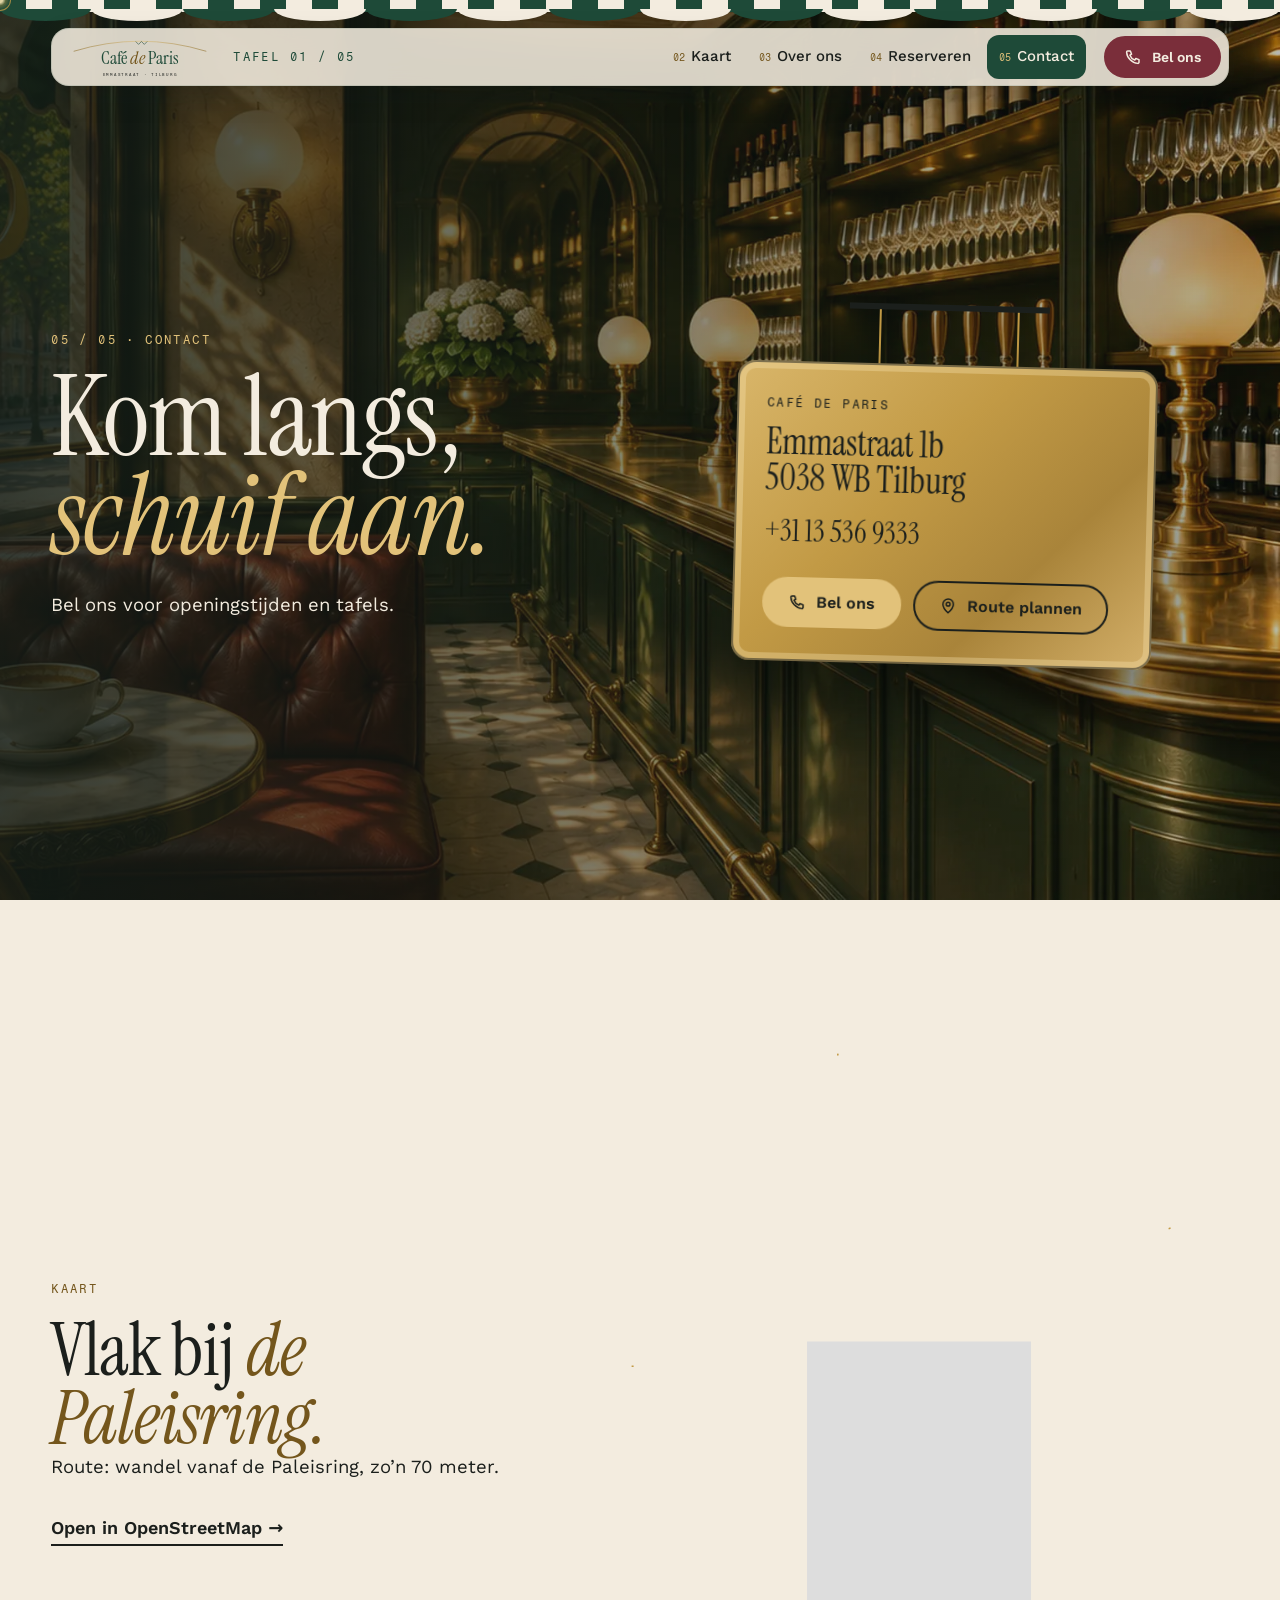
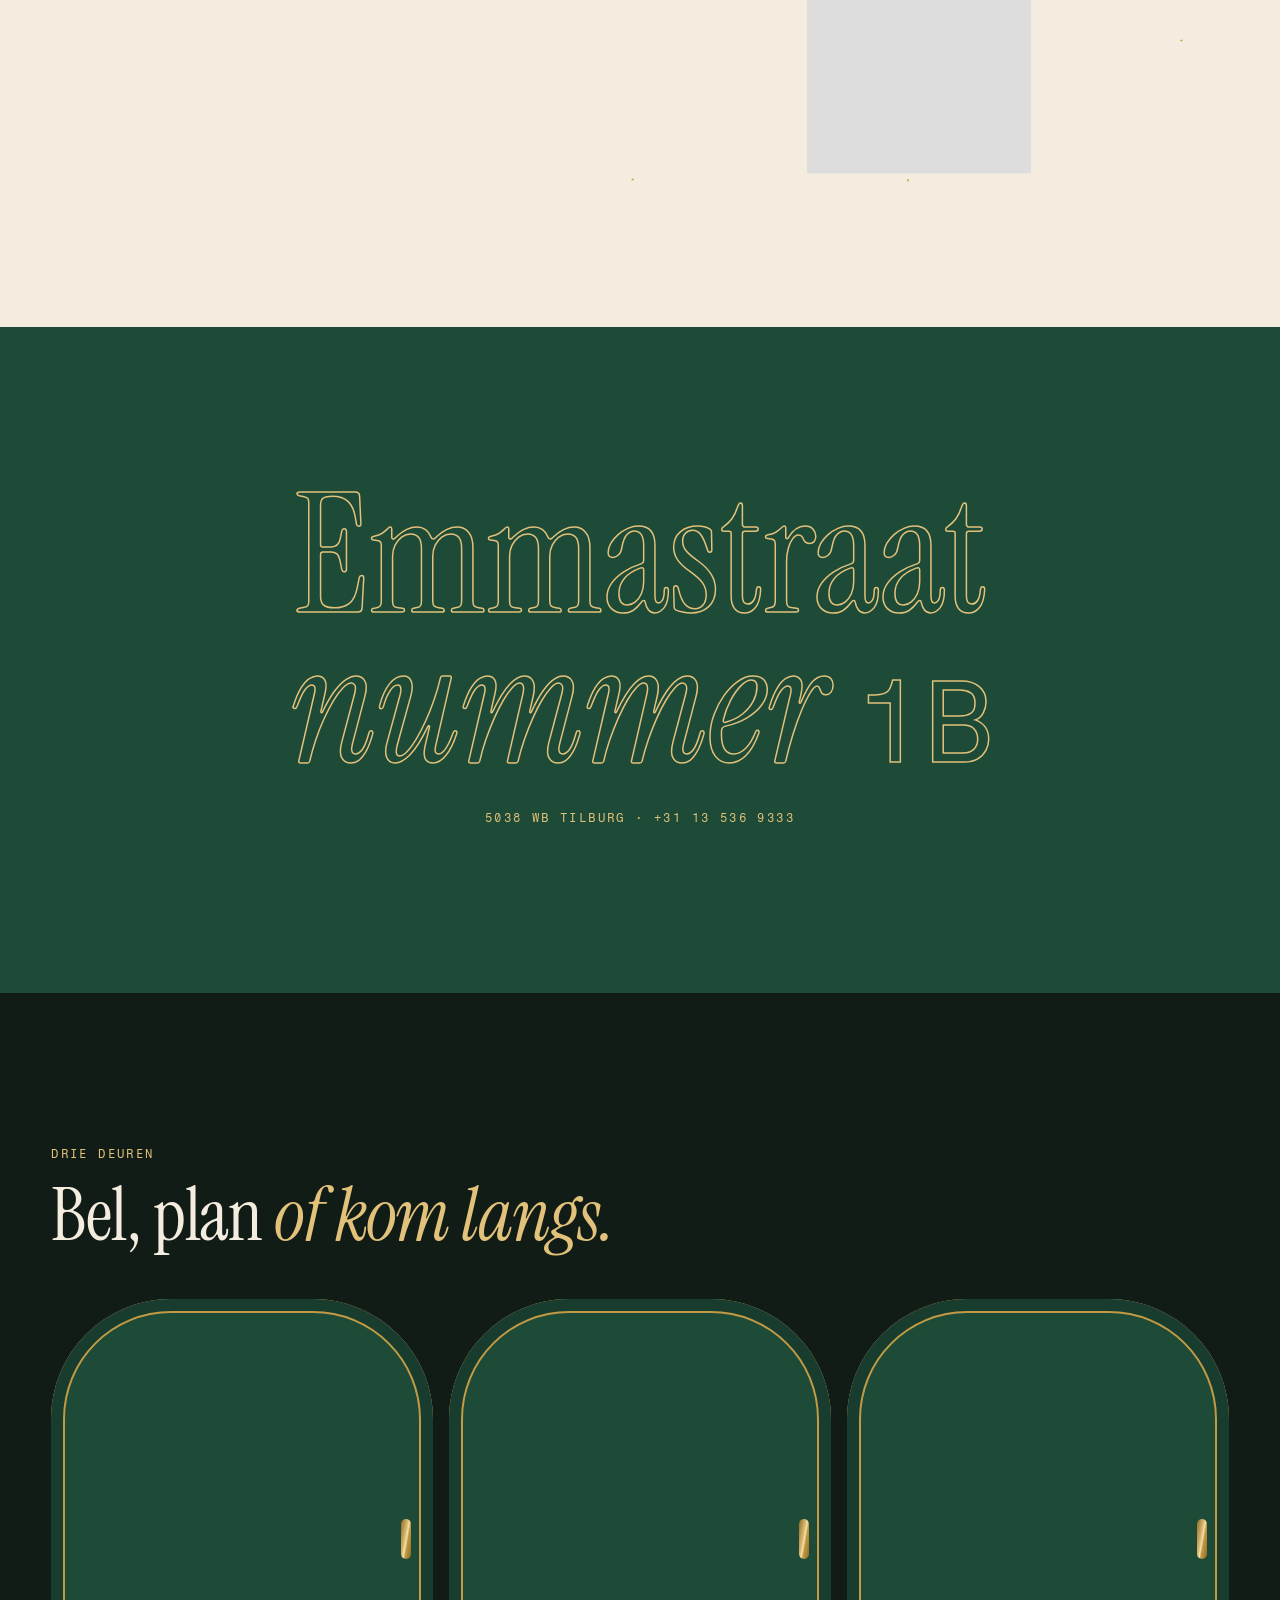
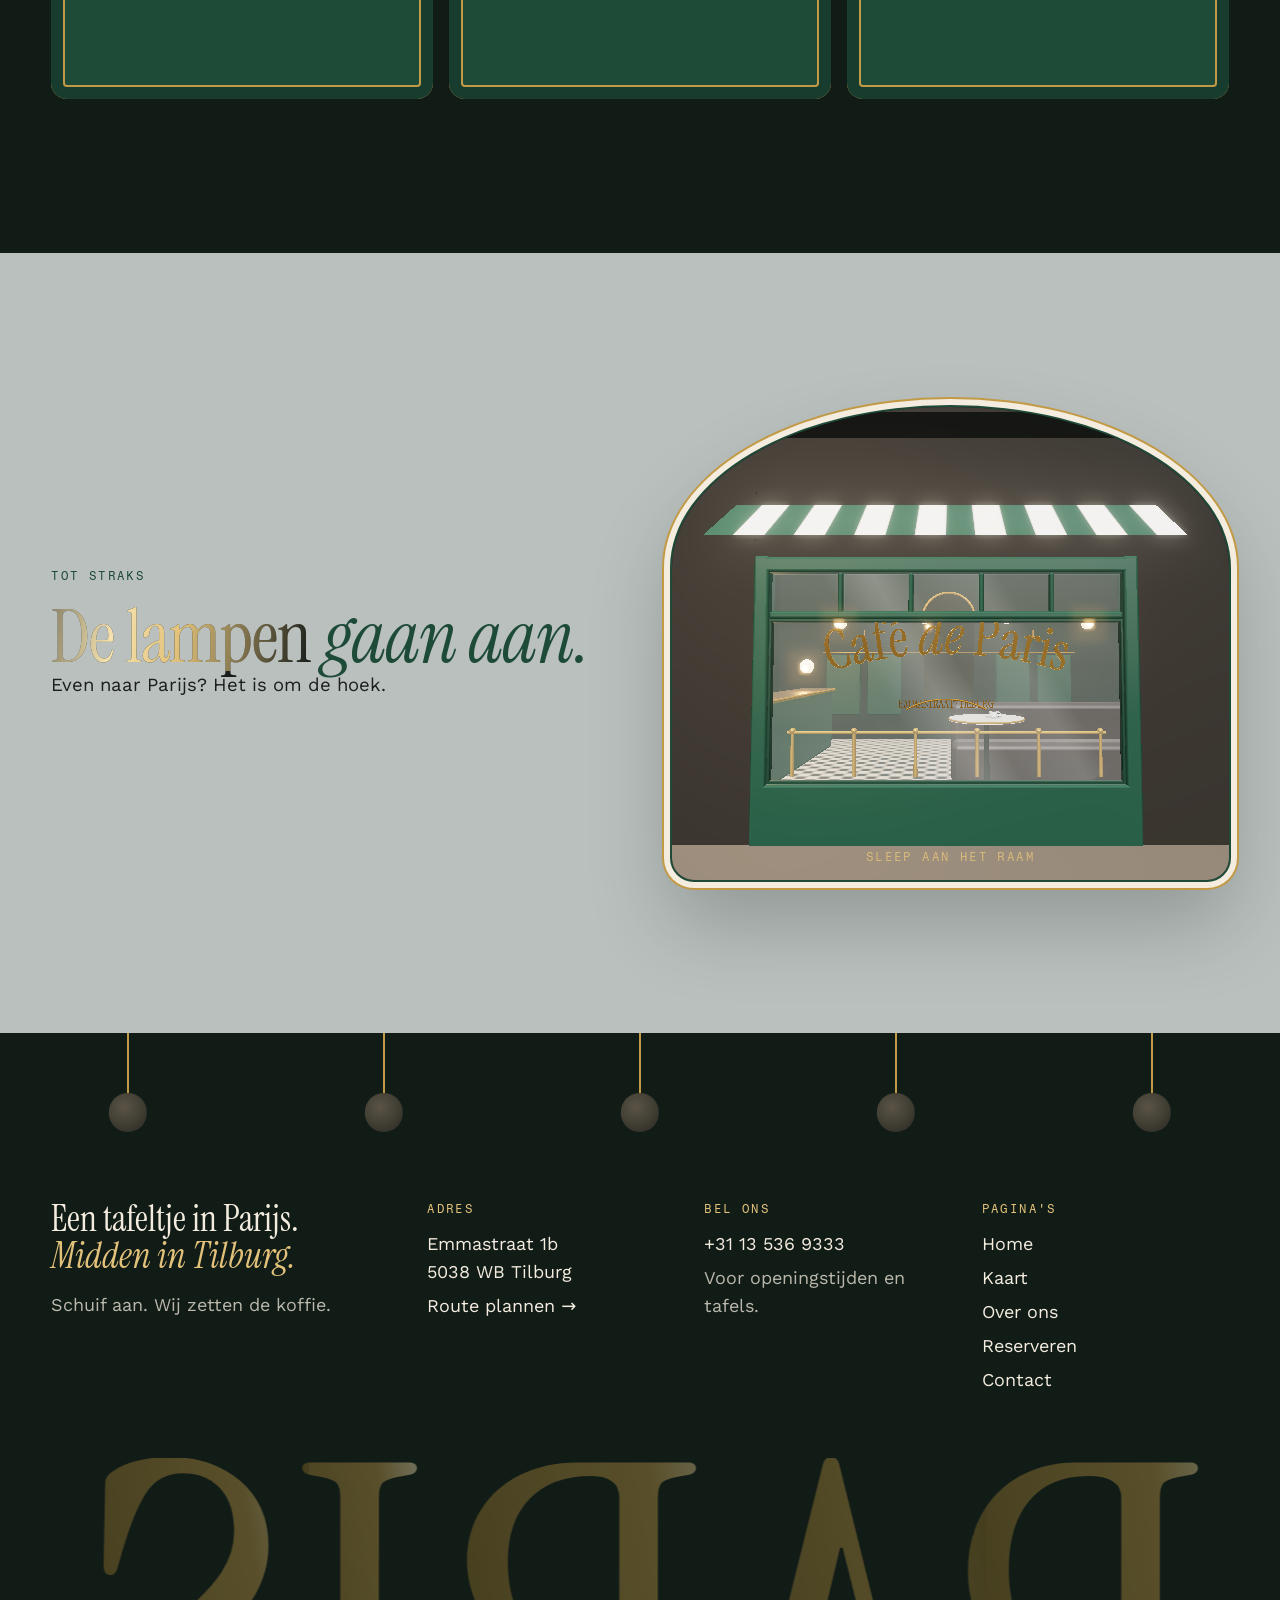
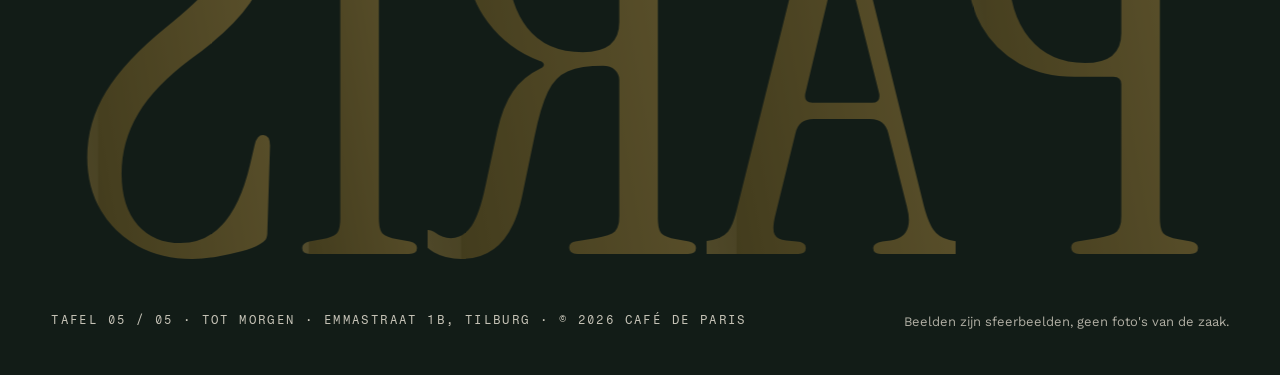
<file: public/contact.html>
<!DOCTYPE html>
<html lang="nl">
<head>
<meta charset="utf-8">
<meta name="viewport" content="width=device-width, initial-scale=1, viewport-fit=cover">
<title>Contact — Emmastraat 1b, Tilburg · Café de Paris</title>
<meta name="description" content="Café de Paris, Emmastraat 1b, 5038 WB Tilburg · bel +31 13 536 9333 voor openingstijden. Zo’n 70 meter van de Paleisring.">
<meta name="theme-color" content="#1E4A38">
<meta property="og:type" content="website">
<meta property="og:title" content="Contact — Emmastraat 1b, Tilburg · Café de Paris">
<meta property="og:description" content="Een tafeltje in Parijs. Midden in Tilburg. — Café de Paris, Emmastraat 1b, 5038 WB Tilburg · bel +31 13 536 9333 voor openingstijden. Zo’n 70 meter van de Paleisring.">
<meta property="og:site_name" content="Café de Paris · Tilburg">
<meta property="og:locale" content="nl_NL">
<meta name="twitter:card" content="summary_large_image">
<meta property="og:image" content="assets/img/og.jpg">
<link rel="icon" href="favicon.svg" type="image/svg+xml">
<script>document.documentElement.classList.add('js');setTimeout(function(){if(!window.__site)document.documentElement.classList.add('gsafe')},3500)</script>
<link rel="preload" href="assets/fonts/instrument-serif-latin-400-normal.woff2" as="font" type="font/woff2" crossorigin>
<link rel="stylesheet" href="assets/vendor/motion-kit.css">
<link rel="stylesheet" href="assets/css/site.css">
<script type="importmap">{"imports":{"three":"./assets/vendor/three.module.min.js","three/addons/":"./assets/vendor/three-addons/"}}</script>
<noscript><style>.mk-curtain{display:none}.hero .s2,.hero .s3,.scrollhint{display:none}.goud{transform:none!important;opacity:1!important}.words .w{opacity:1}.mnav{display:none}.arch,.kmask{clip-path:none!important}.vg .gold{clip-path:none!important}</style></noscript>
</head>
<body data-page="contact">
<div class="mk-curtain" aria-hidden="true"><div class="awn"><span class="stripes"></span><span class="scallop"></span><span class="clogo"><svg xmlns="http://www.w3.org/2000/svg" viewBox="0 0 520 160" role="img" focusable="false" aria-label="Café de Paris Tilburg">
  <title>Café de Paris — Tilburg</title>
  
  <defs><linearGradient id="lg-g" x1="0" x2="1"><stop offset="0" stop-color="#8A6A24"/><stop offset=".5" stop-color="#E2C27A"/><stop offset="1" stop-color="#8A6A24"/></linearGradient></defs>
  <path d="M30 60 Q260 -10 490 60" fill="none" stroke="url(#lg-g)" stroke-width="2"/>
  <path d="M60 22 l10 10 10-10 10 10 10-10" fill="none" stroke="#1E4A38" stroke-width="2" transform="translate(185 4)"/>
  <text x="260" y="104" text-anchor="middle" font-family="'Instrument Serif',Georgia,serif" font-size="64" fill="#1E4A38">Café <tspan font-style="italic" fill="#74561C">de</tspan> Paris</text>
  <line x1="150" y1="124" x2="370" y2="124" stroke="url(#lg-g)" stroke-width="1.5"/>
  <text x="260" y="146" text-anchor="middle" font-family="'Fragment Mono',monospace" font-size="13" letter-spacing="6" fill="#1B1F1C">EMMASTRAAT · TILBURG</text>
</svg>
</span></div></div>
<a class="skip" href="#inhoud">Naar inhoud</a>
<header class="hd">
  <div class="festoen" aria-hidden="true"><span class="stripes"></span><span class="fs"><i style="--i:0"></i><i style="--i:1"></i><i style="--i:2"></i><i style="--i:3"></i><i style="--i:4"></i><i style="--i:5"></i><i style="--i:6"></i><i style="--i:7"></i><i style="--i:8"></i><i style="--i:9"></i><i style="--i:10"></i><i style="--i:11"></i><i style="--i:12"></i><i style="--i:13"></i></span></div>
  <div class="hbar">
    <a class="logo" href="index.html" aria-label="Café de Paris Tilburg — home"><svg xmlns="http://www.w3.org/2000/svg" viewBox="0 0 520 160" role="img" focusable="false" aria-label="Café de Paris Tilburg">
  <title>Café de Paris — Tilburg</title>
  
  <defs><linearGradient id="lg-g" x1="0" x2="1"><stop offset="0" stop-color="#8A6A24"/><stop offset=".5" stop-color="#E2C27A"/><stop offset="1" stop-color="#8A6A24"/></linearGradient></defs>
  <path d="M30 60 Q260 -10 490 60" fill="none" stroke="url(#lg-g)" stroke-width="2"/>
  <path d="M60 22 l10 10 10-10 10 10 10-10" fill="none" stroke="#1E4A38" stroke-width="2" transform="translate(185 4)"/>
  <text x="260" y="104" text-anchor="middle" font-family="'Instrument Serif',Georgia,serif" font-size="64" fill="#1E4A38">Café <tspan font-style="italic" fill="#74561C">de</tspan> Paris</text>
  <line x1="150" y1="124" x2="370" y2="124" stroke="url(#lg-g)" stroke-width="1.5"/>
  <text x="260" y="146" text-anchor="middle" font-family="'Fragment Mono',monospace" font-size="13" letter-spacing="6" fill="#1B1F1C">EMMASTRAAT · TILBURG</text>
</svg>
</a>
    <b class="mono hprog" aria-hidden="true">TAFEL 01 / 05</b>
    <nav class="nav" aria-label="Hoofdmenu"><a href="kaart.html"><span class="n">02</span><span class="t">Kaart</span></a><a href="over.html"><span class="n">03</span><span class="t">Over ons</span></a><a href="reserveren.html"><span class="n">04</span><span class="t">Reserveren</span></a><a href="contact.html" aria-current="page"><span class="n">05</span><span class="t">Contact</span></a></nav>
    <a class="btn sm kir" href="tel:+31135369333" data-magnetic><svg viewBox="0 0 24 24" fill="none" stroke="currentColor" stroke-width="2" stroke-linecap="round" stroke-linejoin="round" aria-hidden="true"><path d="M5 4h3.5l1.6 4.2-2.2 1.4a11 11 0 0 0 6.5 6.5l1.4-2.2L20 15.5V19a1.5 1.5 0 0 1-1.6 1.5C10.6 20 4 13.4 3.5 5.6A1.5 1.5 0 0 1 5 4z"/></svg><span>Bel ons</span></a>
    <button class="burger" type="button" aria-label="Menu openen" aria-expanded="false" aria-controls="mnav"><span></span><span></span></button>
  </div>
</header>
<div class="mnav" id="mnav" role="dialog" aria-modal="true" aria-label="Menu">
  <span class="door dl" aria-hidden="true"><i class="knob"></i></span><span class="door dr" aria-hidden="true"><i class="knob"></i></span>
  <button class="mnav-close" type="button">Sluit</button>
  <nav aria-label="Mobiel menu"><a class="big" href="index.html" style="--i:0"><small>01 / 05</small><span>Home</span></a><a class="big" href="kaart.html" style="--i:1"><small>02 / 05</small><span>Kaart</span></a><a class="big" href="over.html" style="--i:2"><small>03 / 05</small><span>Over ons</span></a><a class="big" href="reserveren.html" style="--i:3"><small>04 / 05</small><span>Reserveren</span></a><a class="big" href="contact.html" style="--i:4" aria-current="page"><small>05 / 05</small><span>Contact</span></a></nav>
  <div class="row"><a class="btn" href="tel:+31135369333"><svg viewBox="0 0 24 24" fill="none" stroke="currentColor" stroke-width="2" stroke-linecap="round" stroke-linejoin="round" aria-hidden="true"><path d="M5 4h3.5l1.6 4.2-2.2 1.4a11 11 0 0 0 6.5 6.5l1.4-2.2L20 15.5V19a1.5 1.5 0 0 1-1.6 1.5C10.6 20 4 13.4 3.5 5.6A1.5 1.5 0 0 1 5 4z"/></svg><span>Bel ons</span></a><a class="btn ghost" href="https://www.google.com/maps/search/?api=1&amp;query=Emmastraat+1b%2C+5038+WB+Tilburg" target="_blank" rel="noopener" data-magnetic><svg viewBox="0 0 24 24" fill="none" stroke="currentColor" stroke-width="2" aria-hidden="true"><path d="M12 21s-7-6.2-7-11.5A7 7 0 0 1 19 9.5C19 14.8 12 21 12 21z"/><circle cx="12" cy="9.5" r="2.5"/></svg><span>Route plannen</span></a></div>
  <p class="mono mm">Emmastraat 1b · Tilburg</p>
</div>
<main id="inhoud">

<section class="chero film" id="chero">
  <video class="bgv" data-v="loop" data-src="assets/video/c4.mp4" data-src-m="assets/video/c4-m.mp4" muted playsinline preload="metadata" autoplay loop poster="assets/img/k4.webp" aria-hidden="true"></video><div class="shade"></div>
  <div class="wrap two">
    <div><p class="mono kick">05 / 05 · Contact</p><h1 class="h-big goud">Kom langs,<br><em class="it">schuif aan.</em></h1><p class="lead">Bel ons voor openingstijden en tafels.</p></div>
    <div class="signwrap"><span class="bracket" aria-hidden="true"></span><div class="sign" data-tilt><span class="glint" aria-hidden="true"></span>
      <p class="mono">Café de Paris</p><p class="big">Emmastraat 1b<br>5038 WB Tilburg</p>
      <a href="tel:+31135369333" class="vt">+31 13 536 9333</a>
      <div class="row"><a class="btn" href="tel:+31135369333" data-magnetic><svg viewBox="0 0 24 24" fill="none" stroke="currentColor" stroke-width="2" stroke-linecap="round" stroke-linejoin="round" aria-hidden="true"><path d="M5 4h3.5l1.6 4.2-2.2 1.4a11 11 0 0 0 6.5 6.5l1.4-2.2L20 15.5V19a1.5 1.5 0 0 1-1.6 1.5C10.6 20 4 13.4 3.5 5.6A1.5 1.5 0 0 1 5 4z"/></svg><span>Bel ons</span></a><a class="btn ghost" href="https://www.google.com/maps/search/?api=1&amp;query=Emmastraat+1b%2C+5038+WB+Tilburg" target="_blank" rel="noopener" data-magnetic><svg viewBox="0 0 24 24" fill="none" stroke="currentColor" stroke-width="2" aria-hidden="true"><path d="M12 21s-7-6.2-7-11.5A7 7 0 0 1 19 9.5C19 14.8 12 21 12 21z"/><circle cx="12" cy="9.5" r="2.5"/></svg><span>Route plannen</span></a></div></div></div>
  </div>
</section>

<section class="kaartsec creme" id="kaart">
  <div class="wrap kgrid">
    <div><p class="mono kick">Kaart</p><h2 class="h2 goud">Vlak bij <em class="it">de Paleisring.</em></h2><p class="lead">Route: wandel vanaf de Paleisring, zo’n 70 meter.</p><a class="tlink" href="https://www.openstreetmap.org/?mlat=51.5558562&amp;mlon=5.0899447#map=18/51.5558562/5.0899447" target="_blank" rel="noopener">Open in OpenStreetMap →</a></div>
    <div class="mapwrap"><div class="kmask"><iframe title="Kaart: Emmastraat 1b, Tilburg" src="https://www.openstreetmap.org/export/embed.html?bbox=5.08544%2C51.55376%2C5.09444%2C51.55796&amp;layer=mapnik&amp;marker=51.5558562%2C5.0899447" loading="lazy" referrerpolicy="no-referrer-when-downgrade"></iframe></div>
      <svg class="mapring" viewBox="0 0 100 130" preserveAspectRatio="none" aria-hidden="true"><path d="M1 129 L1 48 C1 18 22 1 50 1 C78 1 99 18 99 48 L99 129 Z"/></svg></div>
  </div>
</section>

<section class="adres groen" id="adres">
  <p class="fillt" aria-label="Emmastraat 1b"><span>Emmastraat</span><span><em class="it">nummer</em> <b class="nr">1B</b></span></p>
  <p class="mono asub">5038 WB Tilburg · +31 13 536 9333</p>
</section>

<section class="deuren avond" id="deuren">
  <div class="wrap"><p class="mono kick">Drie deuren</p><h2 class="h2">Bel, plan <em class="it">of kom langs.</em></h2></div>
  <div class="doors">
    <a class="dr" href="tel:+31135369333"><span class="leaf" aria-hidden="true"><i></i></span><small class="mono">Bel</small><b>+31 13 536 9333</b><span>Voor openingstijden en tafels.</span></a>
    <a class="dr" href="https://www.google.com/maps/search/?api=1&amp;query=Emmastraat+1b%2C+5038+WB+Tilburg" target="_blank" rel="noopener"><span class="leaf" aria-hidden="true"><i></i></span><small class="mono">Route</small><b>Plan je route</b><span>Vanaf de Paleisring, zo’n 70 meter.</span></a>
    <a class="dr" href="reserveren.html"><span class="leaf" aria-hidden="true"><i></i></span><small class="mono">Kom langs</small><b>Emmastraat 1b</b><span>5038 WB Tilburg</span></a>
  </div>
</section>

<section class="raamtje zink" id="raamtje">
  <div class="wrap two">
    <div data-reveal="up"><p class="mono kick">Tot straks</p><h2 class="h2 goud">De lampen <em class="it">gaan aan.</em></h2><p class="lead">Even naar Parijs? Het is om de hoek.</p></div>
    <div class="raam3d" data-view="contact"><canvas class="raamcv" aria-hidden="true"></canvas><img class="rfb" src="assets/img/k2.webp" alt="" aria-hidden="true"><p class="mono r3hint" aria-hidden="true">sleep aan het raam</p></div>
  </div>
</section>
</main>
<footer class="ft">
  <div class="lamps" aria-hidden="true"><i style="--i:0"></i><i style="--i:1"></i><i style="--i:2"></i><i style="--i:3"></i><i style="--i:4"></i></div>
  <div class="wrap cols">
    <div><p class="claim">Een tafeltje in Parijs. <em class="it">Midden in Tilburg.</em></p><p class="mu">Schuif aan. Wij zetten de koffie.</p></div>
    <div><b class="mono">Adres</b>Emmastraat 1b<br>5038 WB Tilburg<a href="https://www.google.com/maps/search/?api=1&amp;query=Emmastraat+1b%2C+5038+WB+Tilburg" target="_blank" rel="noopener"><span>Route plannen →</span></a></div>
    <div><b class="mono">Bel ons</b><a href="tel:+31135369333"><span>+31 13 536 9333</span></a><span class="mu">Voor openingstijden en tafels.</span></div>
    <div><b class="mono">Pagina's</b><a href="index.html"><span>Home</span></a><a href="kaart.html"><span>Kaart</span></a><a href="over.html"><span>Over ons</span></a><a href="reserveren.html"><span>Reserveren</span></a><a href="contact.html"><span>Contact</span></a></div>
  </div>
  <div class="giant" aria-label="Paris"><div class="w" aria-hidden="true"><span style="--i:0">P</span><span style="--i:1">A</span><span style="--i:2">R</span><span style="--i:3">I</span><span style="--i:4">S</span></div></div>
  <div class="legal"><p class="mono">TAFEL 05 / 05 · TOT MORGEN · Emmastraat 1b, Tilburg · © 2026 Café de Paris</p><p>Beelden zijn sfeerbeelden, geen foto's van de zaak.</p></div>
</footer>
<div class="ctabar"><a class="btn" href="tel:+31135369333"><svg viewBox="0 0 24 24" fill="none" stroke="currentColor" stroke-width="2" stroke-linecap="round" stroke-linejoin="round" aria-hidden="true"><path d="M5 4h3.5l1.6 4.2-2.2 1.4a11 11 0 0 0 6.5 6.5l1.4-2.2L20 15.5V19a1.5 1.5 0 0 1-1.6 1.5C10.6 20 4 13.4 3.5 5.6A1.5 1.5 0 0 1 5 4z"/></svg><span>Bel ons</span></a><a class="btn ghost" href="reserveren.html"><svg viewBox="0 0 24 24" fill="none" stroke="currentColor" stroke-width="2" stroke-linecap="round" aria-hidden="true"><path d="M4 9h12v4a5 5 0 0 1-5 5H9a5 5 0 0 1-5-5z"/><path d="M16 10h1.5a2.5 2.5 0 0 1 0 5H16M3 21h16"/></svg><span>Tafeltje</span></a></div>
<div class="mk-cursor" aria-hidden="true"></div>
<script src="assets/vendor/lenis.min.js"></script>
<script src="assets/vendor/gsap/gsap.min.js"></script>
<script src="assets/vendor/gsap/ScrollTrigger.min.js"></script>
<script src="assets/vendor/gsap/SplitText.min.js"></script>
<script src="assets/vendor/gsap/Flip.min.js"></script>
<script src="assets/vendor/gsap/DrawSVGPlugin.min.js"></script>
<script src="assets/vendor/gsap/ScrambleTextPlugin.min.js"></script>
<script src="assets/vendor/gsap/MotionPathPlugin.min.js"></script>
<script type="module" src="assets/js/site.js"></script>
<script type="module" src="assets/js/raam.js"></script>
</body>
</html>
</file>
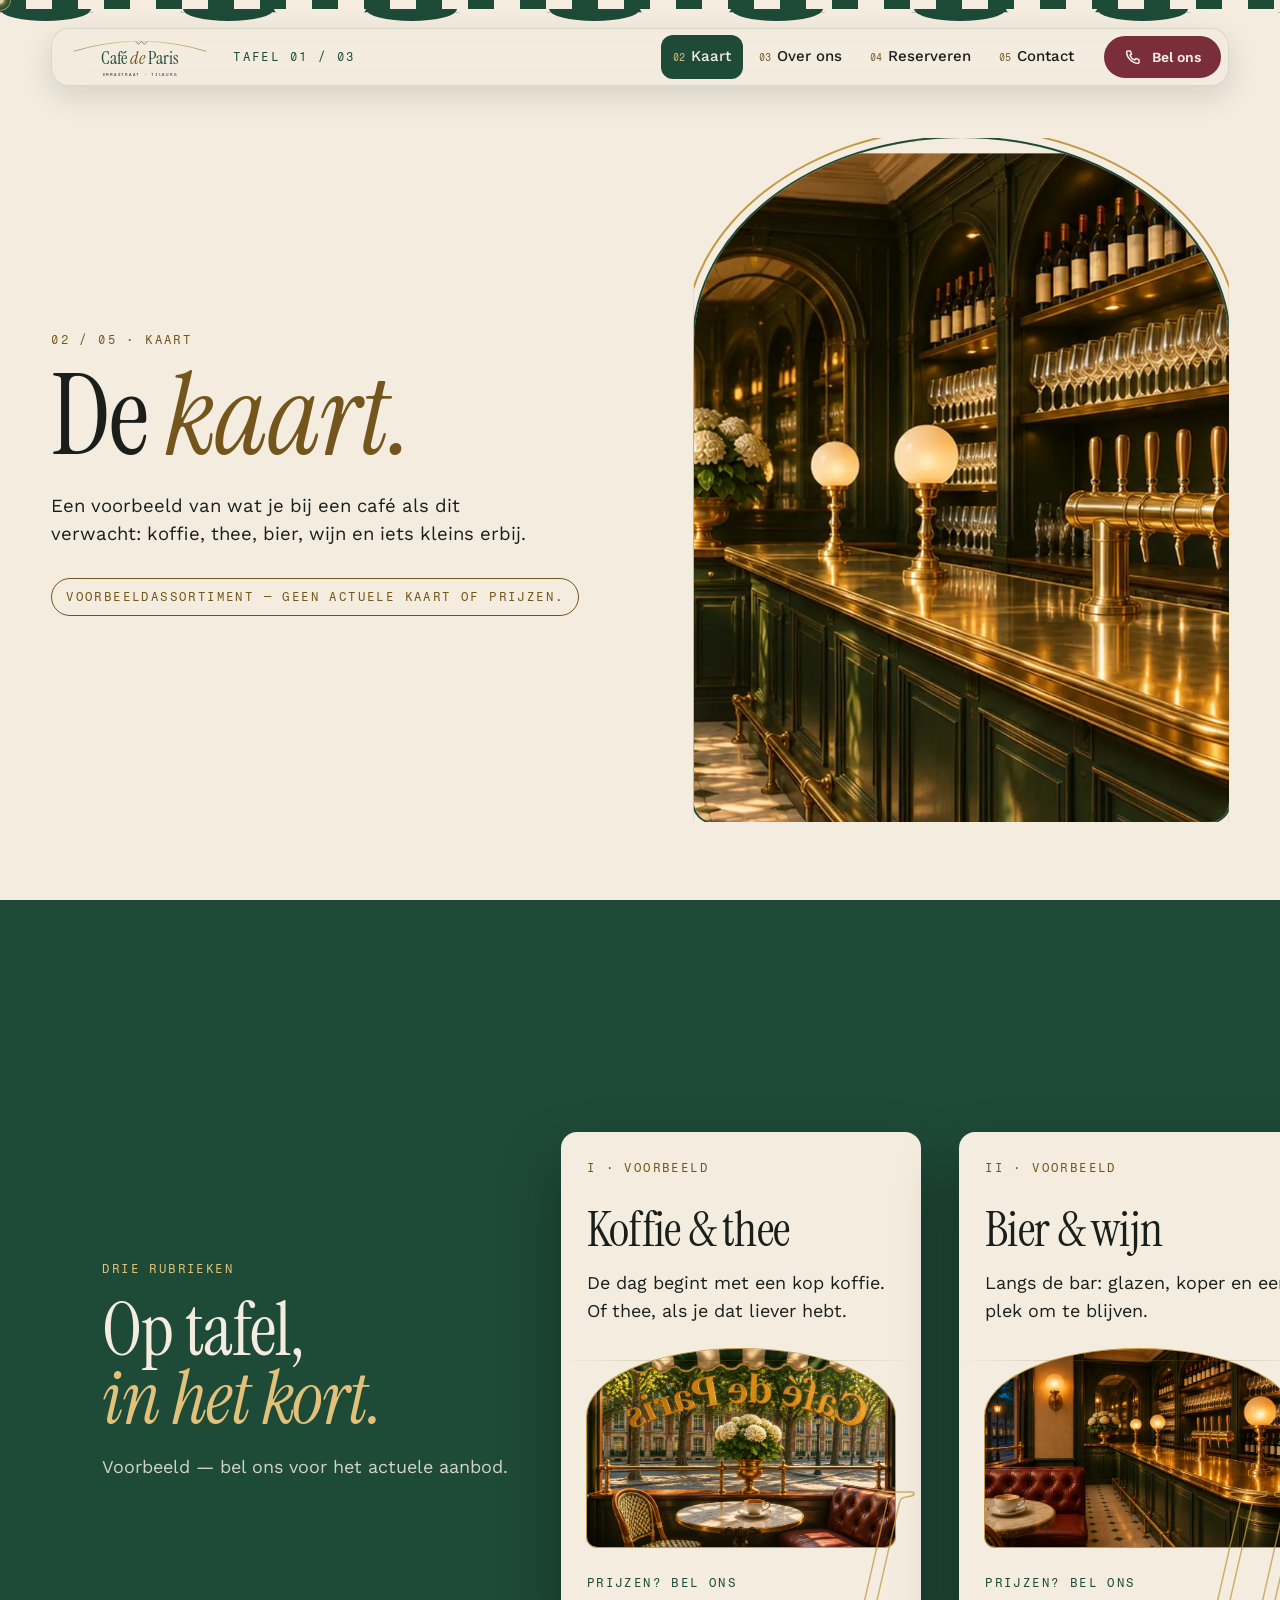
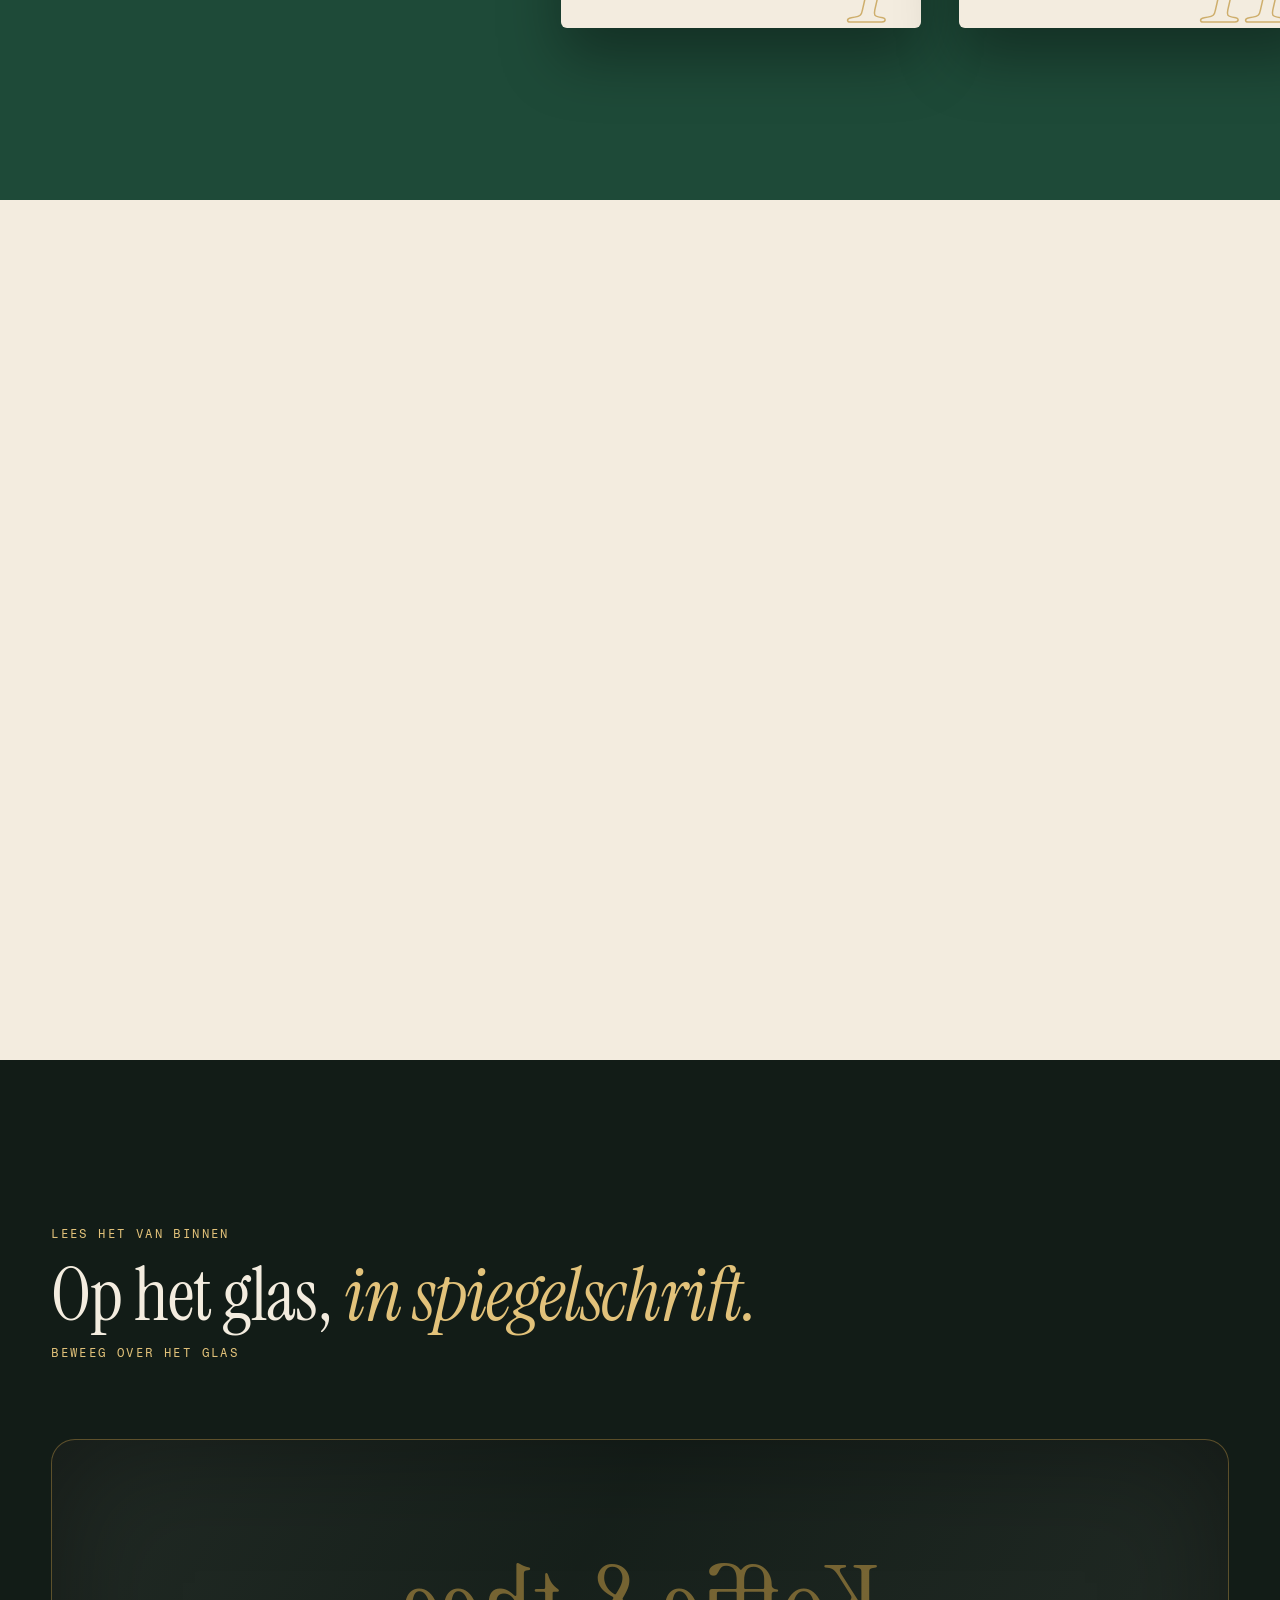
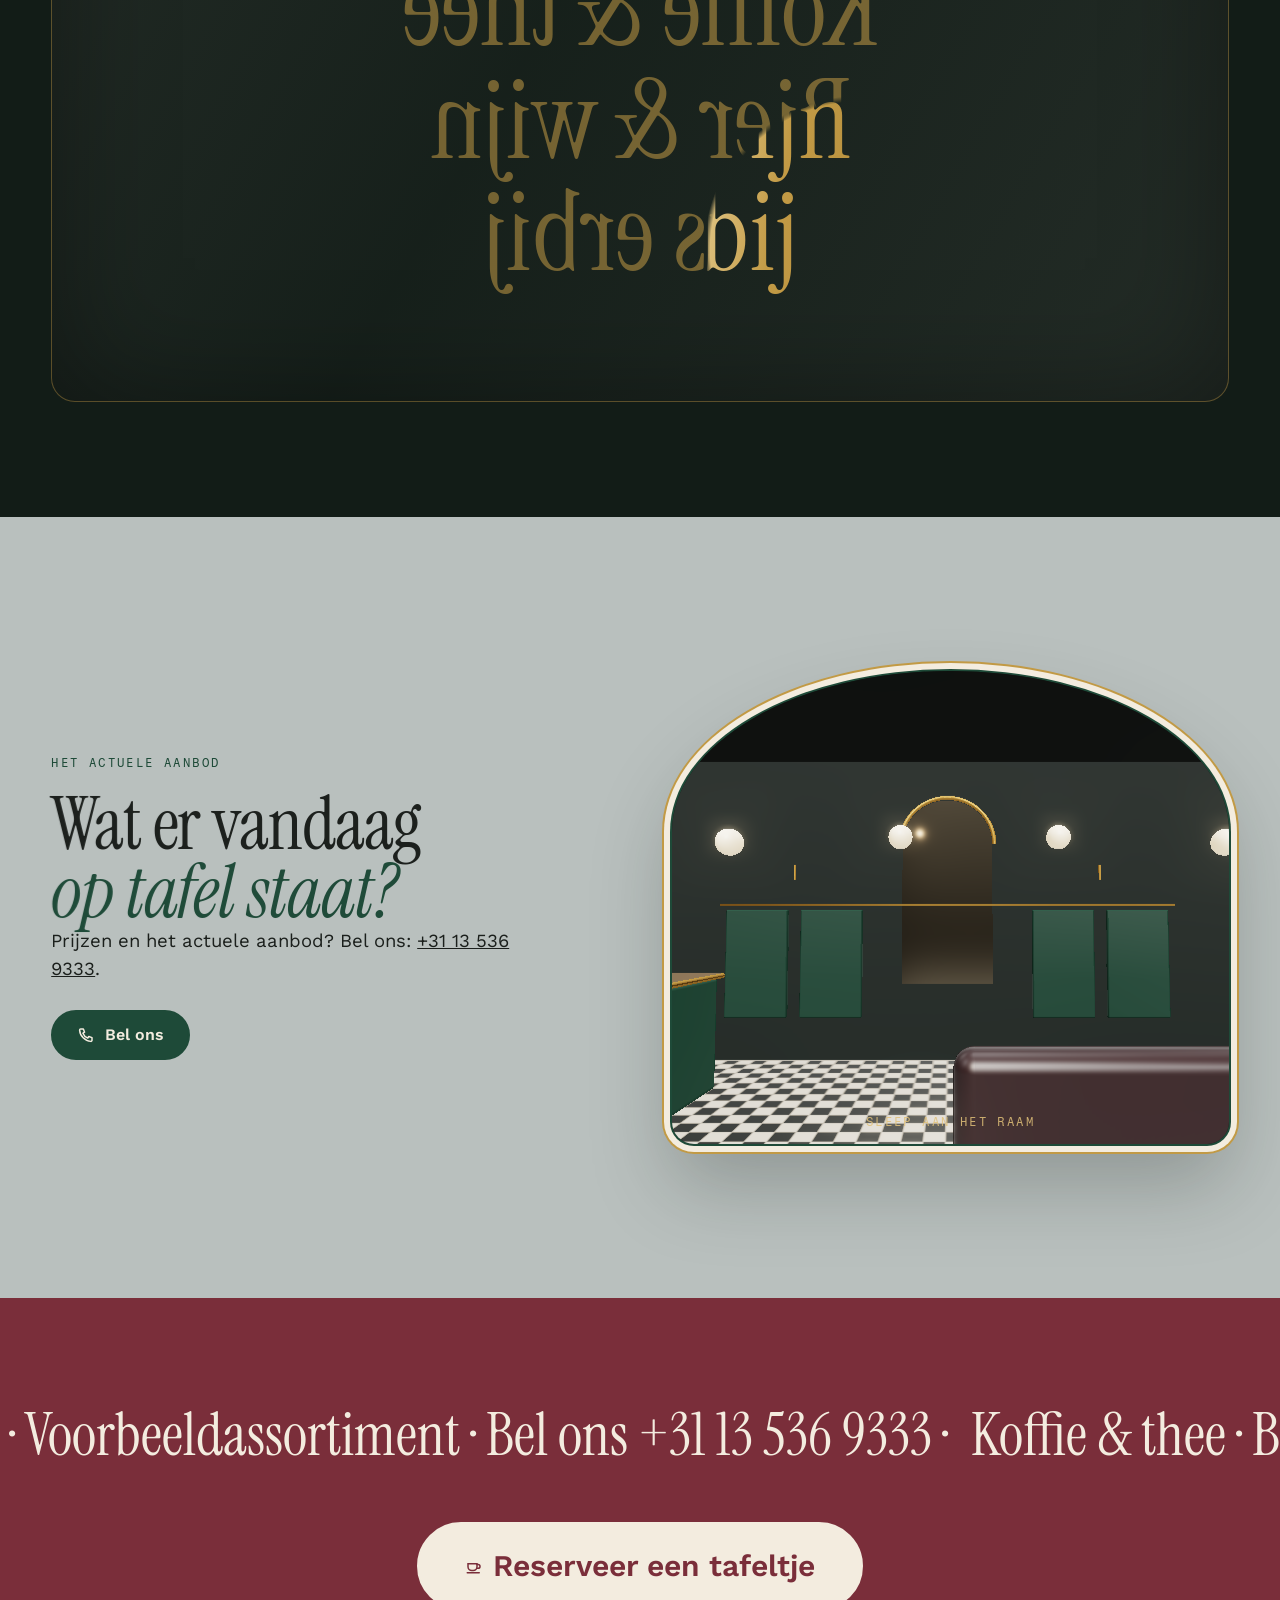
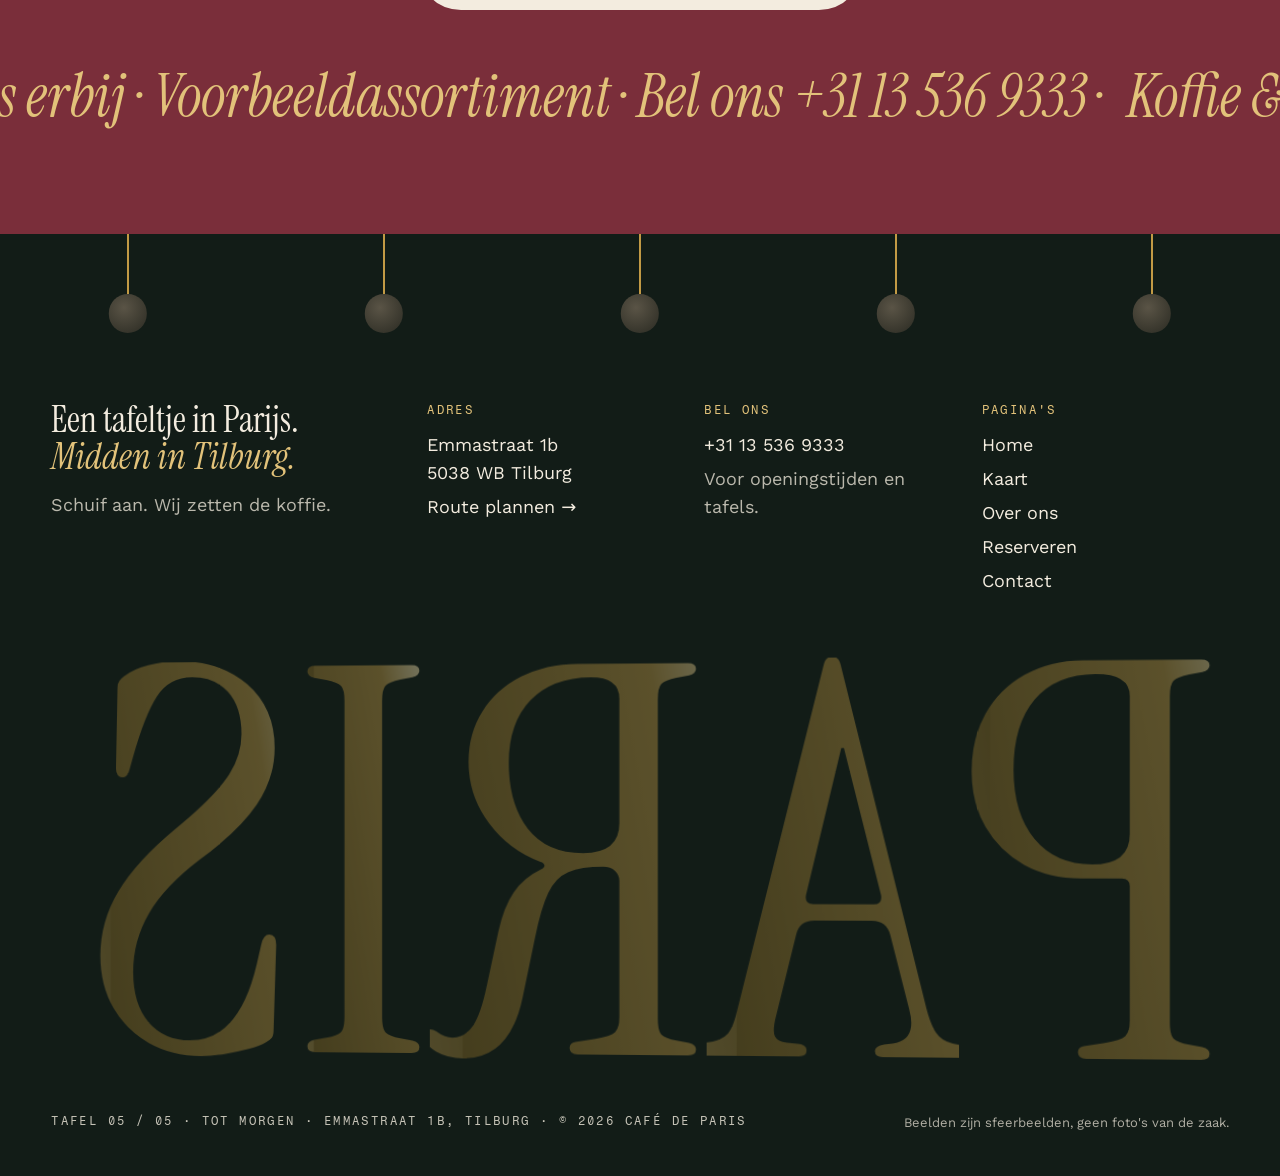
<file: public/kaart.html>
<!DOCTYPE html>
<html lang="nl">
<head>
<meta charset="utf-8">
<meta name="viewport" content="width=device-width, initial-scale=1, viewport-fit=cover">
<title>De kaart — Café de Paris Tilburg</title>
<meta name="description" content="Koffie, thee, bier, wijn en iets kleins erbij. Voorbeeldassortiment — bel Café de Paris voor het actuele aanbod en de prijzen: +31 13 536 9333.">
<meta name="theme-color" content="#1E4A38">
<meta property="og:type" content="website">
<meta property="og:title" content="De kaart — Café de Paris Tilburg">
<meta property="og:description" content="Een tafeltje in Parijs. Midden in Tilburg. — Koffie, thee, bier, wijn en iets kleins erbij. Voorbeeldassortiment — bel Café de Paris voor het actuele aanbod en de prijzen: +31 13 536 9333.">
<meta property="og:site_name" content="Café de Paris · Tilburg">
<meta property="og:locale" content="nl_NL">
<meta name="twitter:card" content="summary_large_image">
<meta property="og:image" content="assets/img/og.jpg">
<link rel="icon" href="favicon.svg" type="image/svg+xml">
<script>document.documentElement.classList.add('js');setTimeout(function(){if(!window.__site)document.documentElement.classList.add('gsafe')},3500)</script>
<link rel="preload" href="assets/fonts/instrument-serif-latin-400-normal.woff2" as="font" type="font/woff2" crossorigin>
<link rel="stylesheet" href="assets/vendor/motion-kit.css">
<link rel="stylesheet" href="assets/css/site.css">
<script type="importmap">{"imports":{"three":"./assets/vendor/three.module.min.js","three/addons/":"./assets/vendor/three-addons/"}}</script>
<noscript><style>.mk-curtain{display:none}.hero .s2,.hero .s3,.scrollhint{display:none}.goud{transform:none!important;opacity:1!important}.words .w{opacity:1}.mnav{display:none}.arch,.kmask{clip-path:none!important}.vg .gold{clip-path:none!important}</style></noscript>
</head>
<body data-page="kaart">
<div class="mk-curtain" aria-hidden="true"><div class="awn"><span class="stripes"></span><span class="scallop"></span><span class="clogo"><svg xmlns="http://www.w3.org/2000/svg" viewBox="0 0 520 160" role="img" focusable="false" aria-label="Café de Paris Tilburg">
  <title>Café de Paris — Tilburg</title>
  
  <defs><linearGradient id="lg-g" x1="0" x2="1"><stop offset="0" stop-color="#8A6A24"/><stop offset=".5" stop-color="#E2C27A"/><stop offset="1" stop-color="#8A6A24"/></linearGradient></defs>
  <path d="M30 60 Q260 -10 490 60" fill="none" stroke="url(#lg-g)" stroke-width="2"/>
  <path d="M60 22 l10 10 10-10 10 10 10-10" fill="none" stroke="#1E4A38" stroke-width="2" transform="translate(185 4)"/>
  <text x="260" y="104" text-anchor="middle" font-family="'Instrument Serif',Georgia,serif" font-size="64" fill="#1E4A38">Café <tspan font-style="italic" fill="#74561C">de</tspan> Paris</text>
  <line x1="150" y1="124" x2="370" y2="124" stroke="url(#lg-g)" stroke-width="1.5"/>
  <text x="260" y="146" text-anchor="middle" font-family="'Fragment Mono',monospace" font-size="13" letter-spacing="6" fill="#1B1F1C">EMMASTRAAT · TILBURG</text>
</svg>
</span></div></div>
<a class="skip" href="#inhoud">Naar inhoud</a>
<header class="hd">
  <div class="festoen" aria-hidden="true"><span class="stripes"></span><span class="fs"><i style="--i:0"></i><i style="--i:1"></i><i style="--i:2"></i><i style="--i:3"></i><i style="--i:4"></i><i style="--i:5"></i><i style="--i:6"></i><i style="--i:7"></i><i style="--i:8"></i><i style="--i:9"></i><i style="--i:10"></i><i style="--i:11"></i><i style="--i:12"></i><i style="--i:13"></i></span></div>
  <div class="hbar">
    <a class="logo" href="index.html" aria-label="Café de Paris Tilburg — home"><svg xmlns="http://www.w3.org/2000/svg" viewBox="0 0 520 160" role="img" focusable="false" aria-label="Café de Paris Tilburg">
  <title>Café de Paris — Tilburg</title>
  
  <defs><linearGradient id="lg-g" x1="0" x2="1"><stop offset="0" stop-color="#8A6A24"/><stop offset=".5" stop-color="#E2C27A"/><stop offset="1" stop-color="#8A6A24"/></linearGradient></defs>
  <path d="M30 60 Q260 -10 490 60" fill="none" stroke="url(#lg-g)" stroke-width="2"/>
  <path d="M60 22 l10 10 10-10 10 10 10-10" fill="none" stroke="#1E4A38" stroke-width="2" transform="translate(185 4)"/>
  <text x="260" y="104" text-anchor="middle" font-family="'Instrument Serif',Georgia,serif" font-size="64" fill="#1E4A38">Café <tspan font-style="italic" fill="#74561C">de</tspan> Paris</text>
  <line x1="150" y1="124" x2="370" y2="124" stroke="url(#lg-g)" stroke-width="1.5"/>
  <text x="260" y="146" text-anchor="middle" font-family="'Fragment Mono',monospace" font-size="13" letter-spacing="6" fill="#1B1F1C">EMMASTRAAT · TILBURG</text>
</svg>
</a>
    <b class="mono hprog" aria-hidden="true">TAFEL 01 / 05</b>
    <nav class="nav" aria-label="Hoofdmenu"><a href="kaart.html" aria-current="page"><span class="n">02</span><span class="t">Kaart</span></a><a href="over.html"><span class="n">03</span><span class="t">Over ons</span></a><a href="reserveren.html"><span class="n">04</span><span class="t">Reserveren</span></a><a href="contact.html"><span class="n">05</span><span class="t">Contact</span></a></nav>
    <a class="btn sm kir" href="tel:+31135369333" data-magnetic><svg viewBox="0 0 24 24" fill="none" stroke="currentColor" stroke-width="2" stroke-linecap="round" stroke-linejoin="round" aria-hidden="true"><path d="M5 4h3.5l1.6 4.2-2.2 1.4a11 11 0 0 0 6.5 6.5l1.4-2.2L20 15.5V19a1.5 1.5 0 0 1-1.6 1.5C10.6 20 4 13.4 3.5 5.6A1.5 1.5 0 0 1 5 4z"/></svg><span>Bel ons</span></a>
    <button class="burger" type="button" aria-label="Menu openen" aria-expanded="false" aria-controls="mnav"><span></span><span></span></button>
  </div>
</header>
<div class="mnav" id="mnav" role="dialog" aria-modal="true" aria-label="Menu">
  <span class="door dl" aria-hidden="true"><i class="knob"></i></span><span class="door dr" aria-hidden="true"><i class="knob"></i></span>
  <button class="mnav-close" type="button">Sluit</button>
  <nav aria-label="Mobiel menu"><a class="big" href="index.html" style="--i:0"><small>01 / 05</small><span>Home</span></a><a class="big" href="kaart.html" style="--i:1" aria-current="page"><small>02 / 05</small><span>Kaart</span></a><a class="big" href="over.html" style="--i:2"><small>03 / 05</small><span>Over ons</span></a><a class="big" href="reserveren.html" style="--i:3"><small>04 / 05</small><span>Reserveren</span></a><a class="big" href="contact.html" style="--i:4"><small>05 / 05</small><span>Contact</span></a></nav>
  <div class="row"><a class="btn" href="tel:+31135369333"><svg viewBox="0 0 24 24" fill="none" stroke="currentColor" stroke-width="2" stroke-linecap="round" stroke-linejoin="round" aria-hidden="true"><path d="M5 4h3.5l1.6 4.2-2.2 1.4a11 11 0 0 0 6.5 6.5l1.4-2.2L20 15.5V19a1.5 1.5 0 0 1-1.6 1.5C10.6 20 4 13.4 3.5 5.6A1.5 1.5 0 0 1 5 4z"/></svg><span>Bel ons</span></a><a class="btn ghost" href="https://www.google.com/maps/search/?api=1&amp;query=Emmastraat+1b%2C+5038+WB+Tilburg" target="_blank" rel="noopener" data-magnetic><svg viewBox="0 0 24 24" fill="none" stroke="currentColor" stroke-width="2" aria-hidden="true"><path d="M12 21s-7-6.2-7-11.5A7 7 0 0 1 19 9.5C19 14.8 12 21 12 21z"/><circle cx="12" cy="9.5" r="2.5"/></svg><span>Route plannen</span></a></div>
  <p class="mono mm">Emmastraat 1b · Tilburg</p>
</div>
<main id="inhoud">

<section class="kh creme" id="kh">
  <div class="khtx"><p class="mono kick">02 / 05 · Kaart</p><h1 class="h-big goud">De <em class="it">kaart.</em></h1>
    <p class="lead">Een voorbeeld van wat je bij een café als dit verwacht: koffie, thee, bier, wijn en iets kleins erbij.</p>
    <p class="vlabel mono">Voorbeeldassortiment — geen actuele kaart of prijzen.</p></div>
  <div class="khv" data-clip><div class="khin" data-speed="-0.12"><img src="assets/img/k4.webp" alt="Sfeerbeeld: de koperen bar met glazen en tapkranen" width="1920" height="1074"></div></div>
</section>

<section class="rubrieken groen" data-horizontal aria-label="Rubrieken">
  <div class="track">
    <div class="rintro"><p class="mono kick">Drie rubrieken</p><h2 class="h2">Op tafel,<br><em class="it">in het kort.</em></h2><p>Voorbeeld — bel ons voor het actuele aanbod.</p></div>
    <article class="tent" data-tilt><span class="glint" aria-hidden="true"></span>
      <p class="mono">I · voorbeeld</p><h3>Koffie &amp; thee</h3><p class="tx">De dag begint met een kop koffie. Of thee, als je dat liever hebt.</p><span class="timg"><img src="assets/img/k3.webp" alt="" loading="lazy"></span><span class="num" aria-hidden="true">I</span><p class="mono pr">Prijzen? Bel ons</p><span class="fold" aria-hidden="true"></span></article><article class="tent" data-tilt><span class="glint" aria-hidden="true"></span>
      <p class="mono">II · voorbeeld</p><h3>Bier &amp; wijn</h3><p class="tx">Langs de bar: glazen, koper en een plek om te blijven.</p><span class="timg"><img src="assets/img/k5.webp" alt="" loading="lazy"></span><span class="num" aria-hidden="true">II</span><p class="mono pr">Prijzen? Bel ons</p><span class="fold" aria-hidden="true"></span></article><article class="tent" data-tilt><span class="glint" aria-hidden="true"></span>
      <p class="mono">III · voorbeeld</p><h3>Iets erbij</h3><p class="tx">Iets kleins bij je koffie of je glas.</p><span class="timg"><img src="assets/img/k6.webp" alt="" loading="lazy"></span><span class="num" aria-hidden="true">III</span><p class="mono pr">Prijzen? Bel ons</p><span class="fold" aria-hidden="true"></span></article>
    <div class="rend"><a class="btn" href="tel:+31135369333" data-magnetic><svg viewBox="0 0 24 24" fill="none" stroke="currentColor" stroke-width="2" stroke-linecap="round" stroke-linejoin="round" aria-hidden="true"><path d="M5 4h3.5l1.6 4.2-2.2 1.4a11 11 0 0 0 6.5 6.5l1.4-2.2L20 15.5V19a1.5 1.5 0 0 1-1.6 1.5C10.6 20 4 13.4 3.5 5.6A1.5 1.5 0 0 1 5 4z"/></svg><span>Bel ons</span></a><p class="mono">+31 13 536 9333</p></div>
  </div>
</section>

<section class="spiegelkaart avond" id="spiegelkaart">
  <div class="wrap"><p class="mono kick">Lees het van binnen</p><h2 class="h2">Op het glas, <em class="it">in spiegelschrift.</em></h2><p class="mono hint">beweeg over het glas</p></div>
  <div class="glass" data-cursor>
    <p class="mtx mir" aria-hidden="true"><span>Koffie &amp; thee</span><span>Bier &amp; wijn</span><span>Iets erbij</span></p>
    <p class="mtx rd" aria-hidden="true"><span>Koffie &amp; thee</span><span>Bier &amp; wijn</span><span>Iets erbij</span></p>
    <p class="sr">Koffie en thee, bier en wijn, iets erbij.</p>
  </div>
</section>

<section class="raamtje zink" id="raamtje">
  <div class="wrap two">
    <div data-reveal="up"><p class="mono kick">Het actuele aanbod</p><h2 class="h2 goud">Wat er vandaag<br><em class="it">op tafel staat?</em></h2>
      <p class="lead">Prijzen en het actuele aanbod? Bel ons: <a href="tel:+31135369333">+31 13 536 9333</a>.</p><div class="row"><a class="btn" href="tel:+31135369333" data-magnetic><svg viewBox="0 0 24 24" fill="none" stroke="currentColor" stroke-width="2" stroke-linecap="round" stroke-linejoin="round" aria-hidden="true"><path d="M5 4h3.5l1.6 4.2-2.2 1.4a11 11 0 0 0 6.5 6.5l1.4-2.2L20 15.5V19a1.5 1.5 0 0 1-1.6 1.5C10.6 20 4 13.4 3.5 5.6A1.5 1.5 0 0 1 5 4z"/></svg><span>Bel ons</span></a></div></div>
    <div class="raam3d" data-view="kaart"><canvas class="raamcv" aria-hidden="true"></canvas><img class="rfb" src="assets/img/k2.webp" alt="" aria-hidden="true"><p class="mono r3hint" aria-hidden="true">sleep aan het raam</p></div>
  </div>
</section>

<section class="band kir" id="band">
  <div class="mq" data-marquee="28"><span>Koffie &amp; thee · Bier &amp; wijn · Iets erbij · Voorbeeldassortiment · Bel ons +31 13 536 9333 · </span></div>
  <div class="bc"><a class="btn huge" href="reserveren.html" data-magnetic><svg viewBox="0 0 24 24" fill="none" stroke="currentColor" stroke-width="2" stroke-linecap="round" aria-hidden="true"><path d="M4 9h12v4a5 5 0 0 1-5 5H9a5 5 0 0 1-5-5z"/><path d="M16 10h1.5a2.5 2.5 0 0 1 0 5H16M3 21h16"/></svg><span>Reserveer een tafeltje</span></a></div>
  <div class="mq rev" data-marquee="34"><span>Koffie &amp; thee · Bier &amp; wijn · Iets erbij · Voorbeeldassortiment · Bel ons +31 13 536 9333 · </span></div>
</section>
</main>
<footer class="ft">
  <div class="lamps" aria-hidden="true"><i style="--i:0"></i><i style="--i:1"></i><i style="--i:2"></i><i style="--i:3"></i><i style="--i:4"></i></div>
  <div class="wrap cols">
    <div><p class="claim">Een tafeltje in Parijs. <em class="it">Midden in Tilburg.</em></p><p class="mu">Schuif aan. Wij zetten de koffie.</p></div>
    <div><b class="mono">Adres</b>Emmastraat 1b<br>5038 WB Tilburg<a href="https://www.google.com/maps/search/?api=1&amp;query=Emmastraat+1b%2C+5038+WB+Tilburg" target="_blank" rel="noopener"><span>Route plannen →</span></a></div>
    <div><b class="mono">Bel ons</b><a href="tel:+31135369333"><span>+31 13 536 9333</span></a><span class="mu">Voor openingstijden en tafels.</span></div>
    <div><b class="mono">Pagina's</b><a href="index.html"><span>Home</span></a><a href="kaart.html"><span>Kaart</span></a><a href="over.html"><span>Over ons</span></a><a href="reserveren.html"><span>Reserveren</span></a><a href="contact.html"><span>Contact</span></a></div>
  </div>
  <div class="giant" aria-label="Paris"><div class="w" aria-hidden="true"><span style="--i:0">P</span><span style="--i:1">A</span><span style="--i:2">R</span><span style="--i:3">I</span><span style="--i:4">S</span></div></div>
  <div class="legal"><p class="mono">TAFEL 05 / 05 · TOT MORGEN · Emmastraat 1b, Tilburg · © 2026 Café de Paris</p><p>Beelden zijn sfeerbeelden, geen foto's van de zaak.</p></div>
</footer>
<div class="ctabar"><a class="btn" href="tel:+31135369333"><svg viewBox="0 0 24 24" fill="none" stroke="currentColor" stroke-width="2" stroke-linecap="round" stroke-linejoin="round" aria-hidden="true"><path d="M5 4h3.5l1.6 4.2-2.2 1.4a11 11 0 0 0 6.5 6.5l1.4-2.2L20 15.5V19a1.5 1.5 0 0 1-1.6 1.5C10.6 20 4 13.4 3.5 5.6A1.5 1.5 0 0 1 5 4z"/></svg><span>Bel ons</span></a><a class="btn ghost" href="reserveren.html"><svg viewBox="0 0 24 24" fill="none" stroke="currentColor" stroke-width="2" stroke-linecap="round" aria-hidden="true"><path d="M4 9h12v4a5 5 0 0 1-5 5H9a5 5 0 0 1-5-5z"/><path d="M16 10h1.5a2.5 2.5 0 0 1 0 5H16M3 21h16"/></svg><span>Tafeltje</span></a></div>
<div class="mk-cursor" aria-hidden="true"></div>
<script src="assets/vendor/lenis.min.js"></script>
<script src="assets/vendor/gsap/gsap.min.js"></script>
<script src="assets/vendor/gsap/ScrollTrigger.min.js"></script>
<script src="assets/vendor/gsap/SplitText.min.js"></script>
<script src="assets/vendor/gsap/Flip.min.js"></script>
<script src="assets/vendor/gsap/DrawSVGPlugin.min.js"></script>
<script src="assets/vendor/gsap/ScrambleTextPlugin.min.js"></script>
<script src="assets/vendor/gsap/MotionPathPlugin.min.js"></script>
<script type="module" src="assets/js/site.js"></script>
<script type="module" src="assets/js/raam.js"></script>
</body>
</html>
</file>
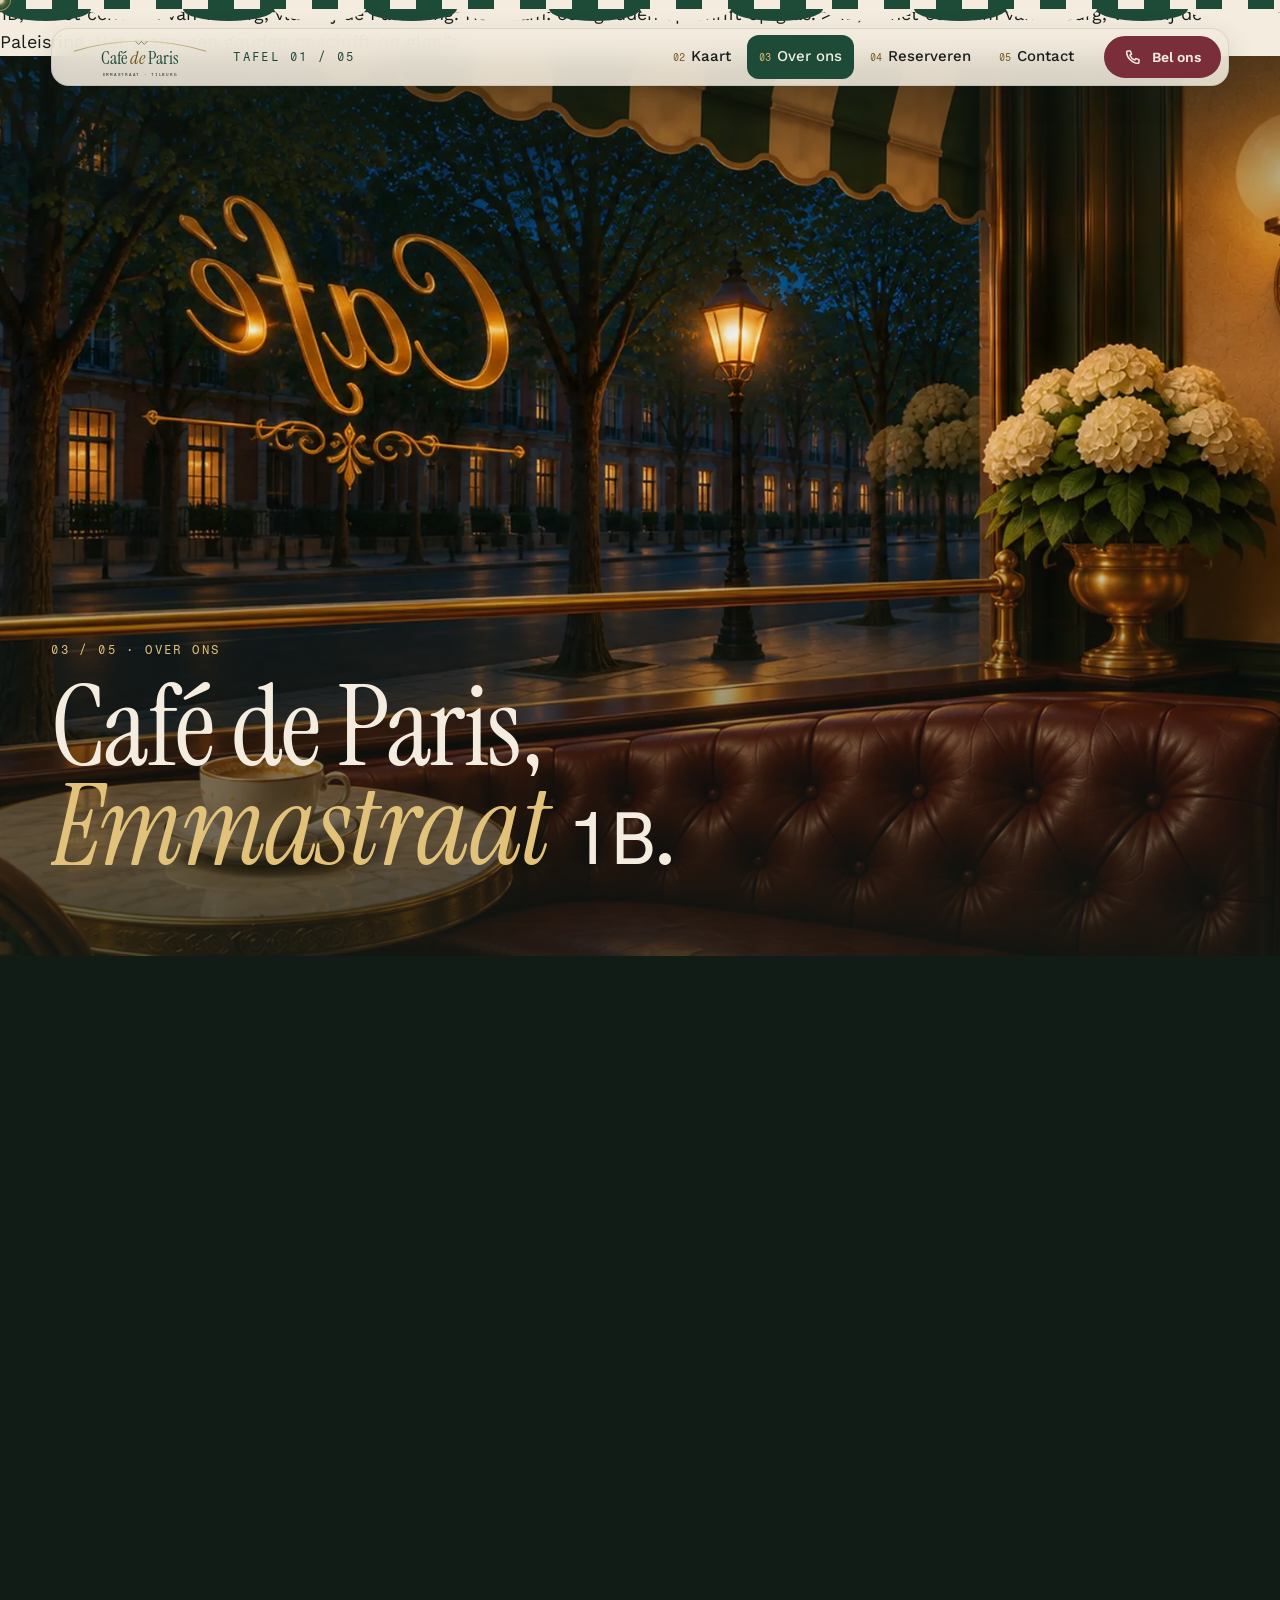
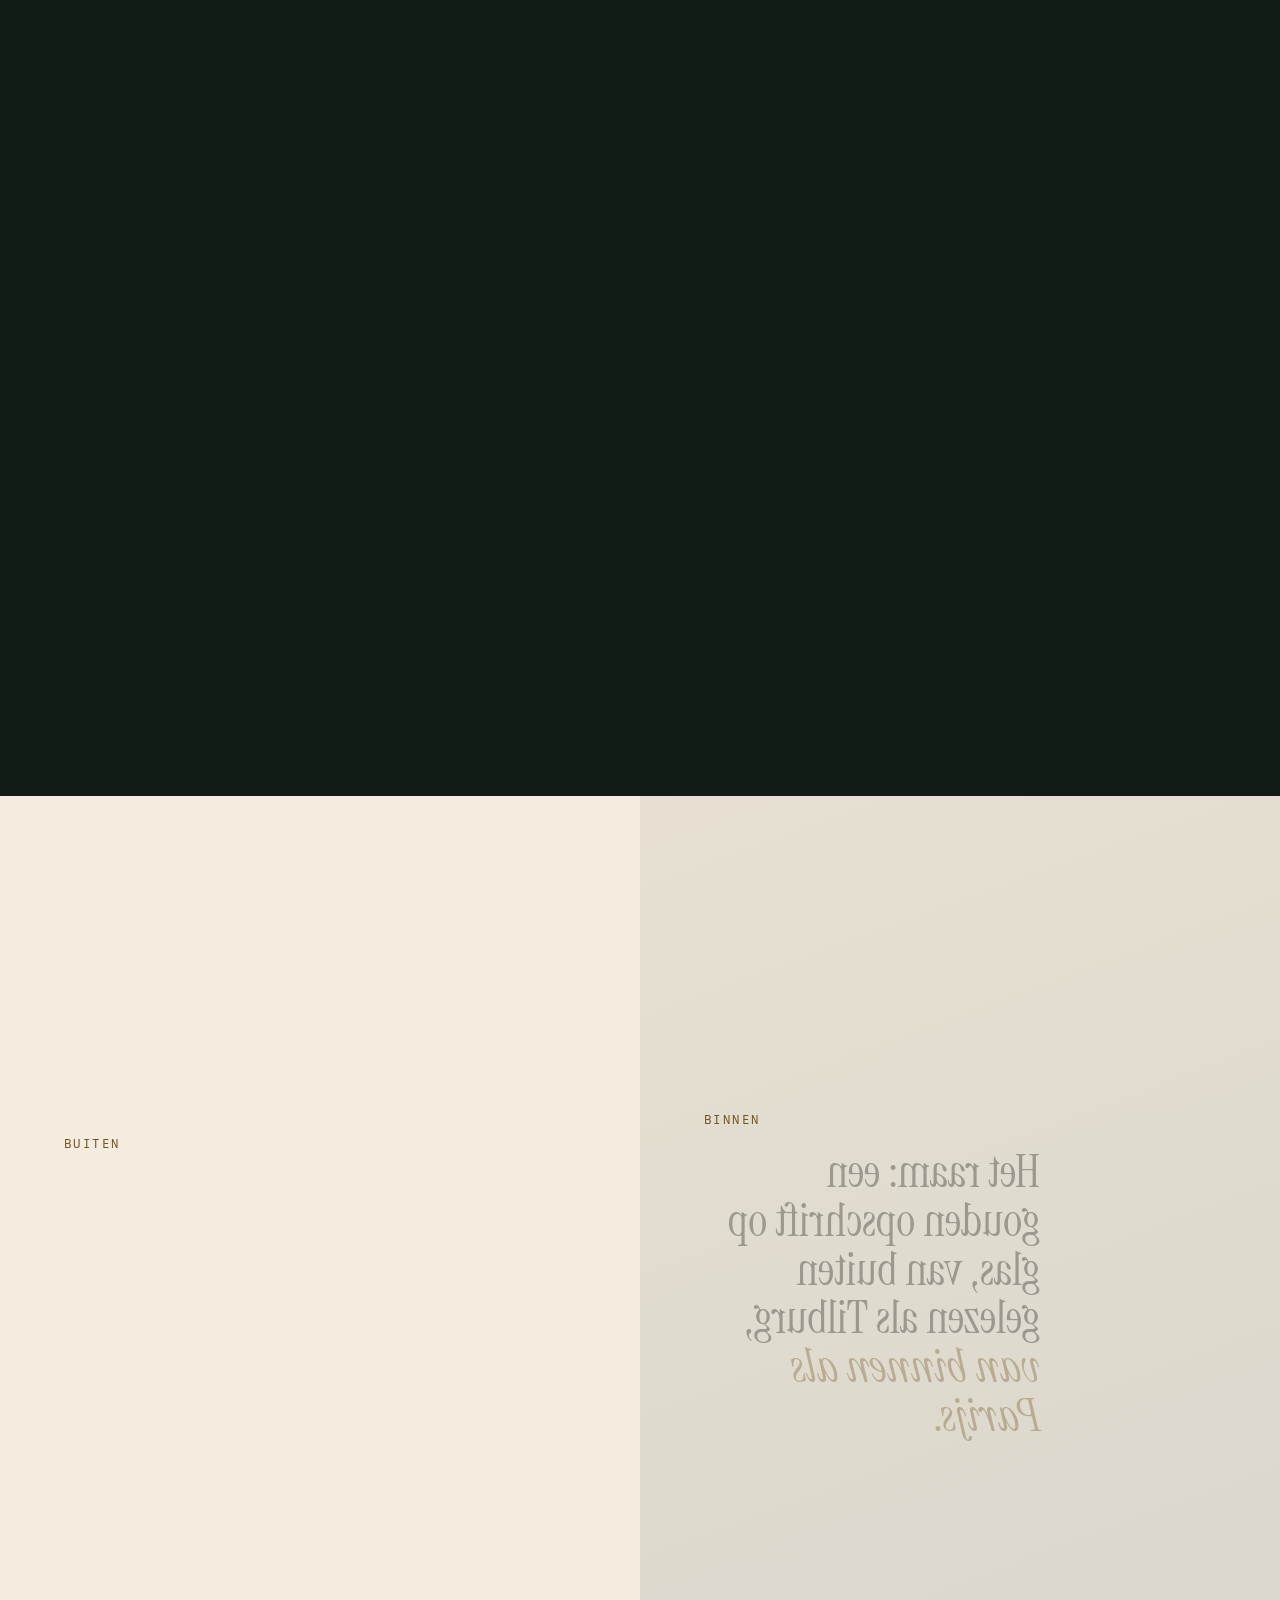
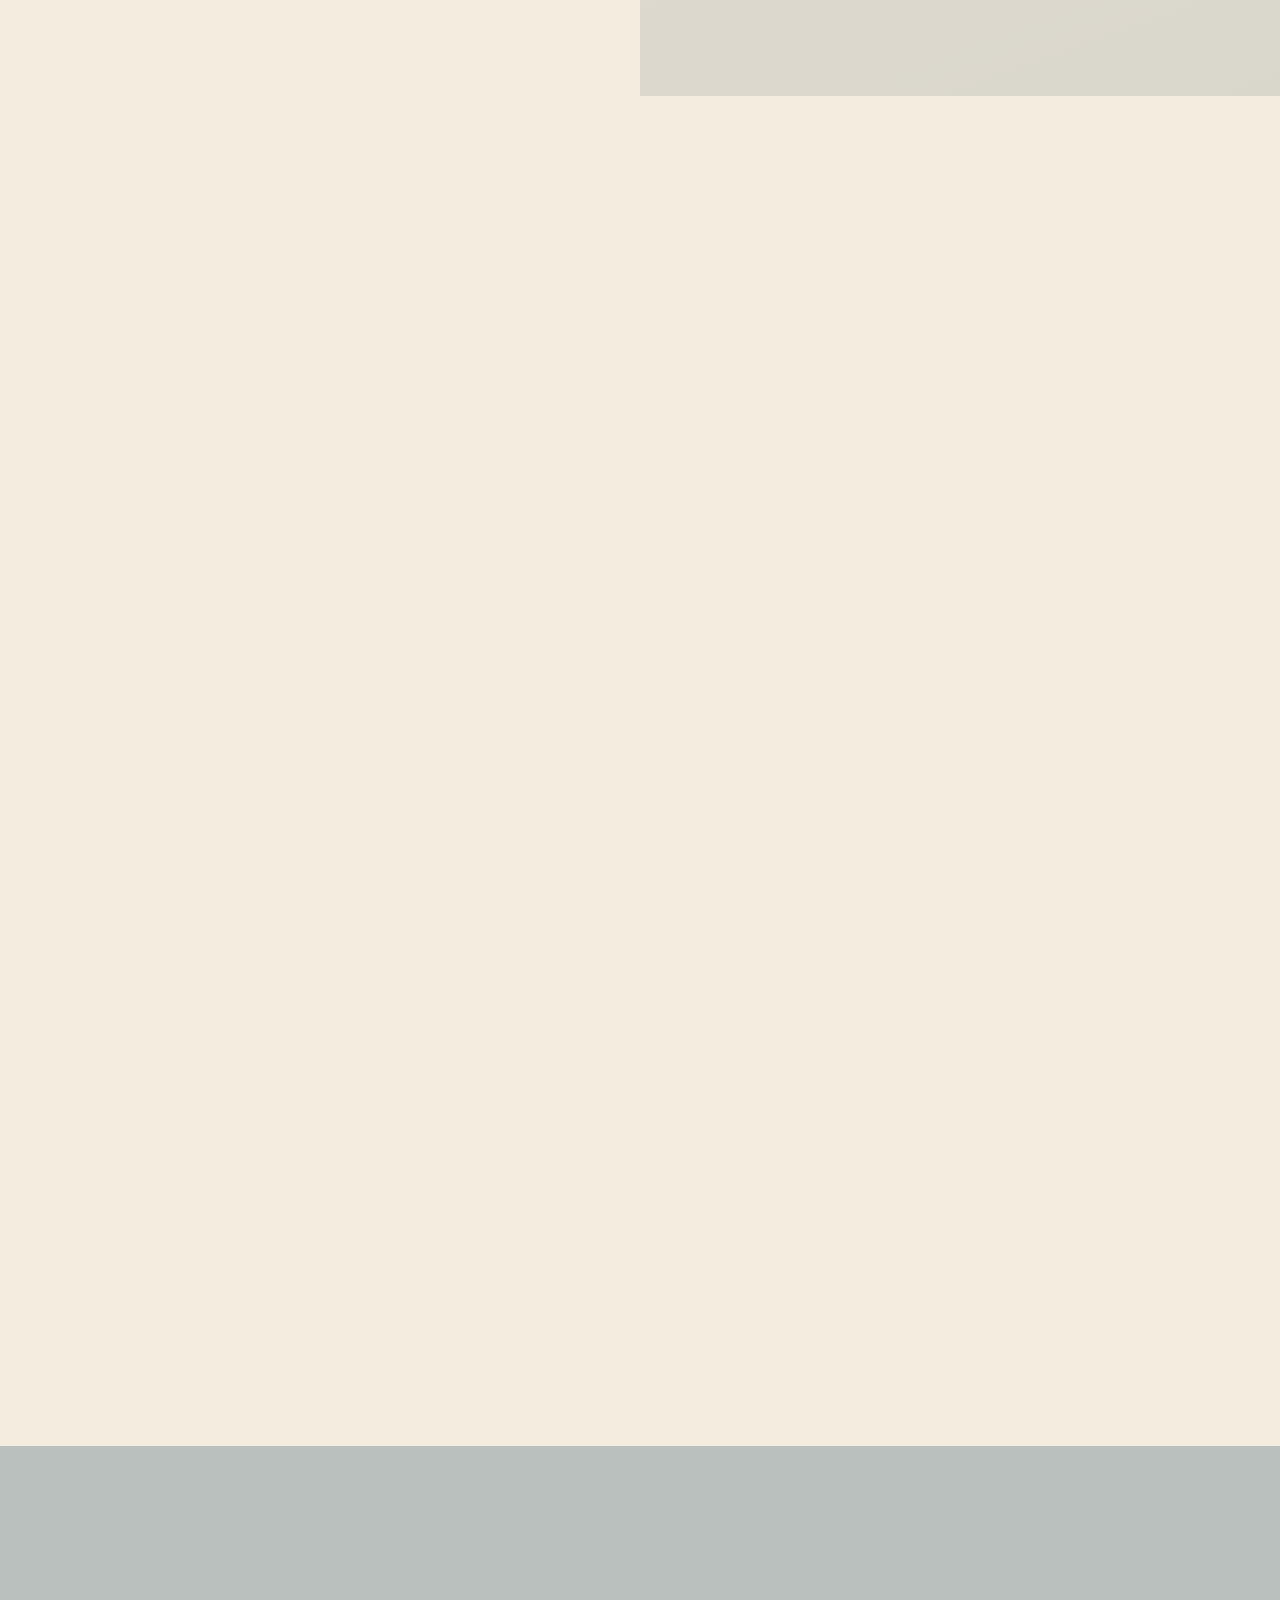
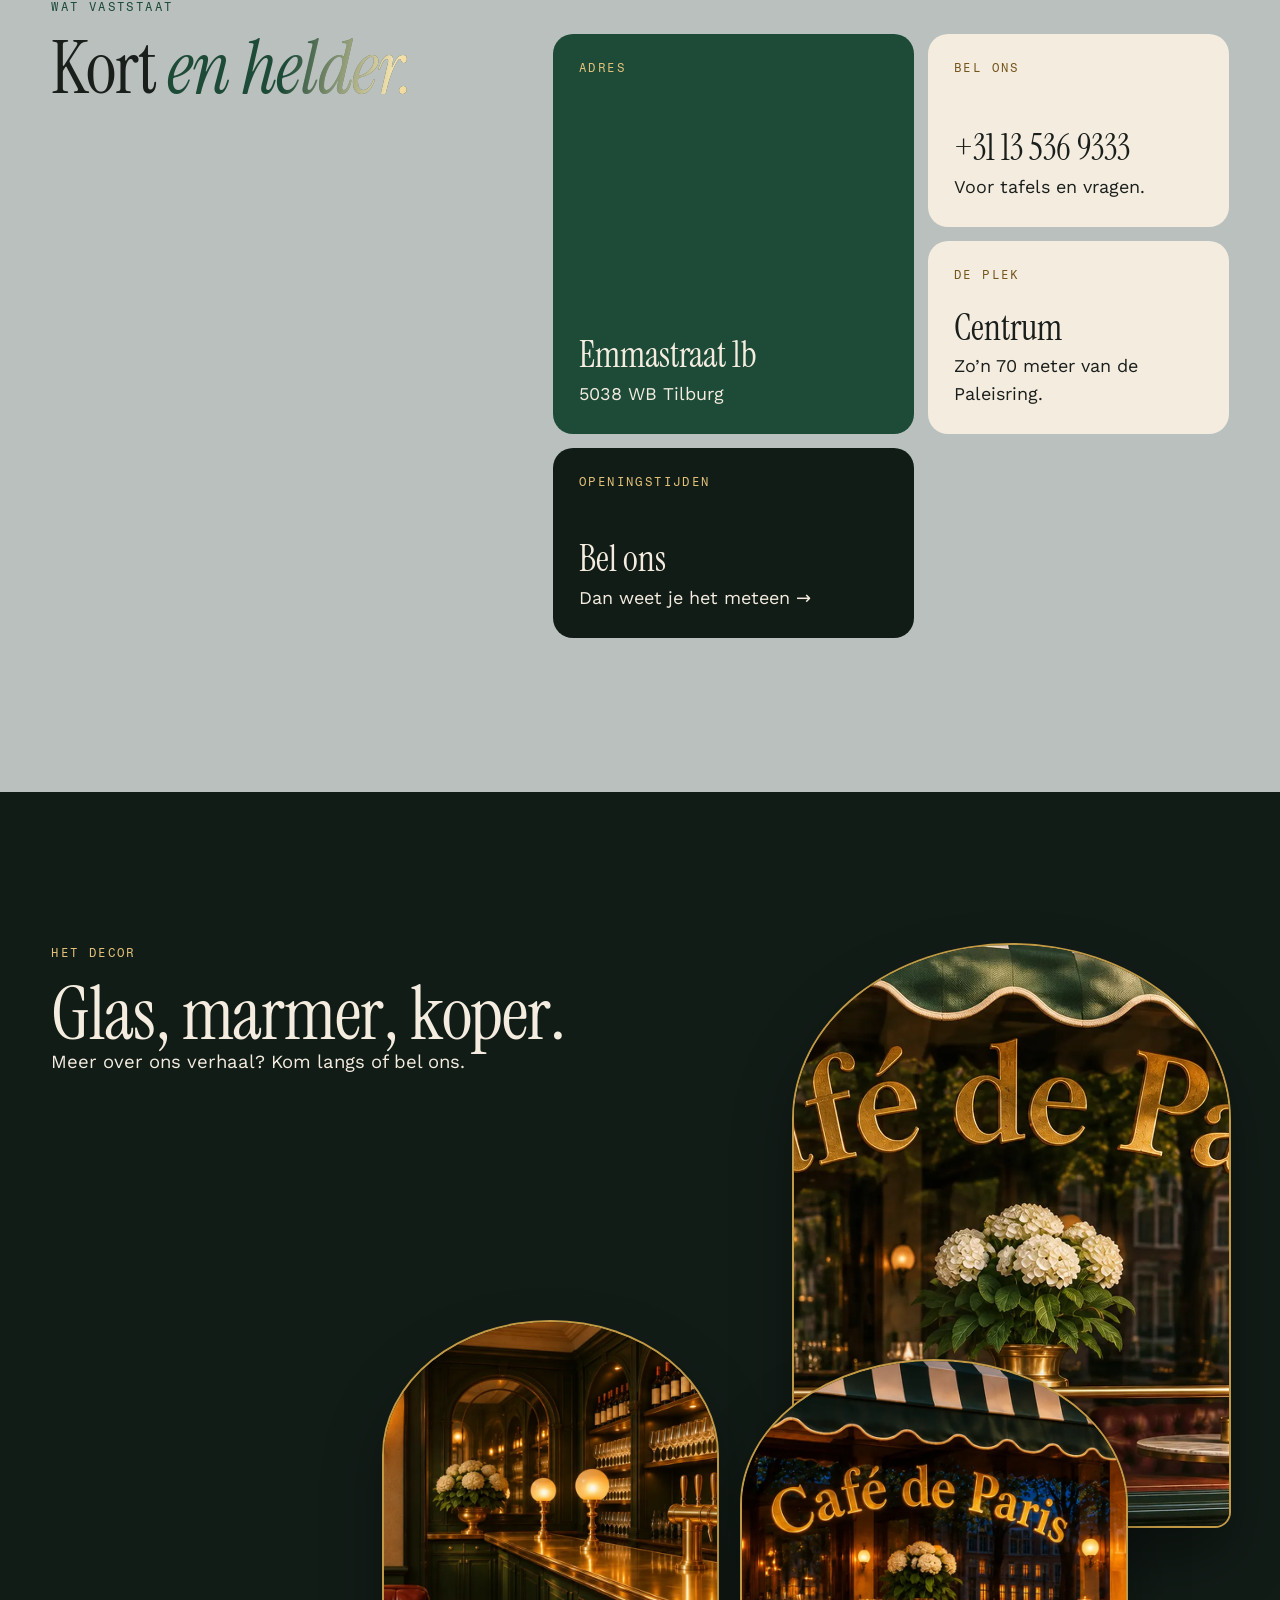
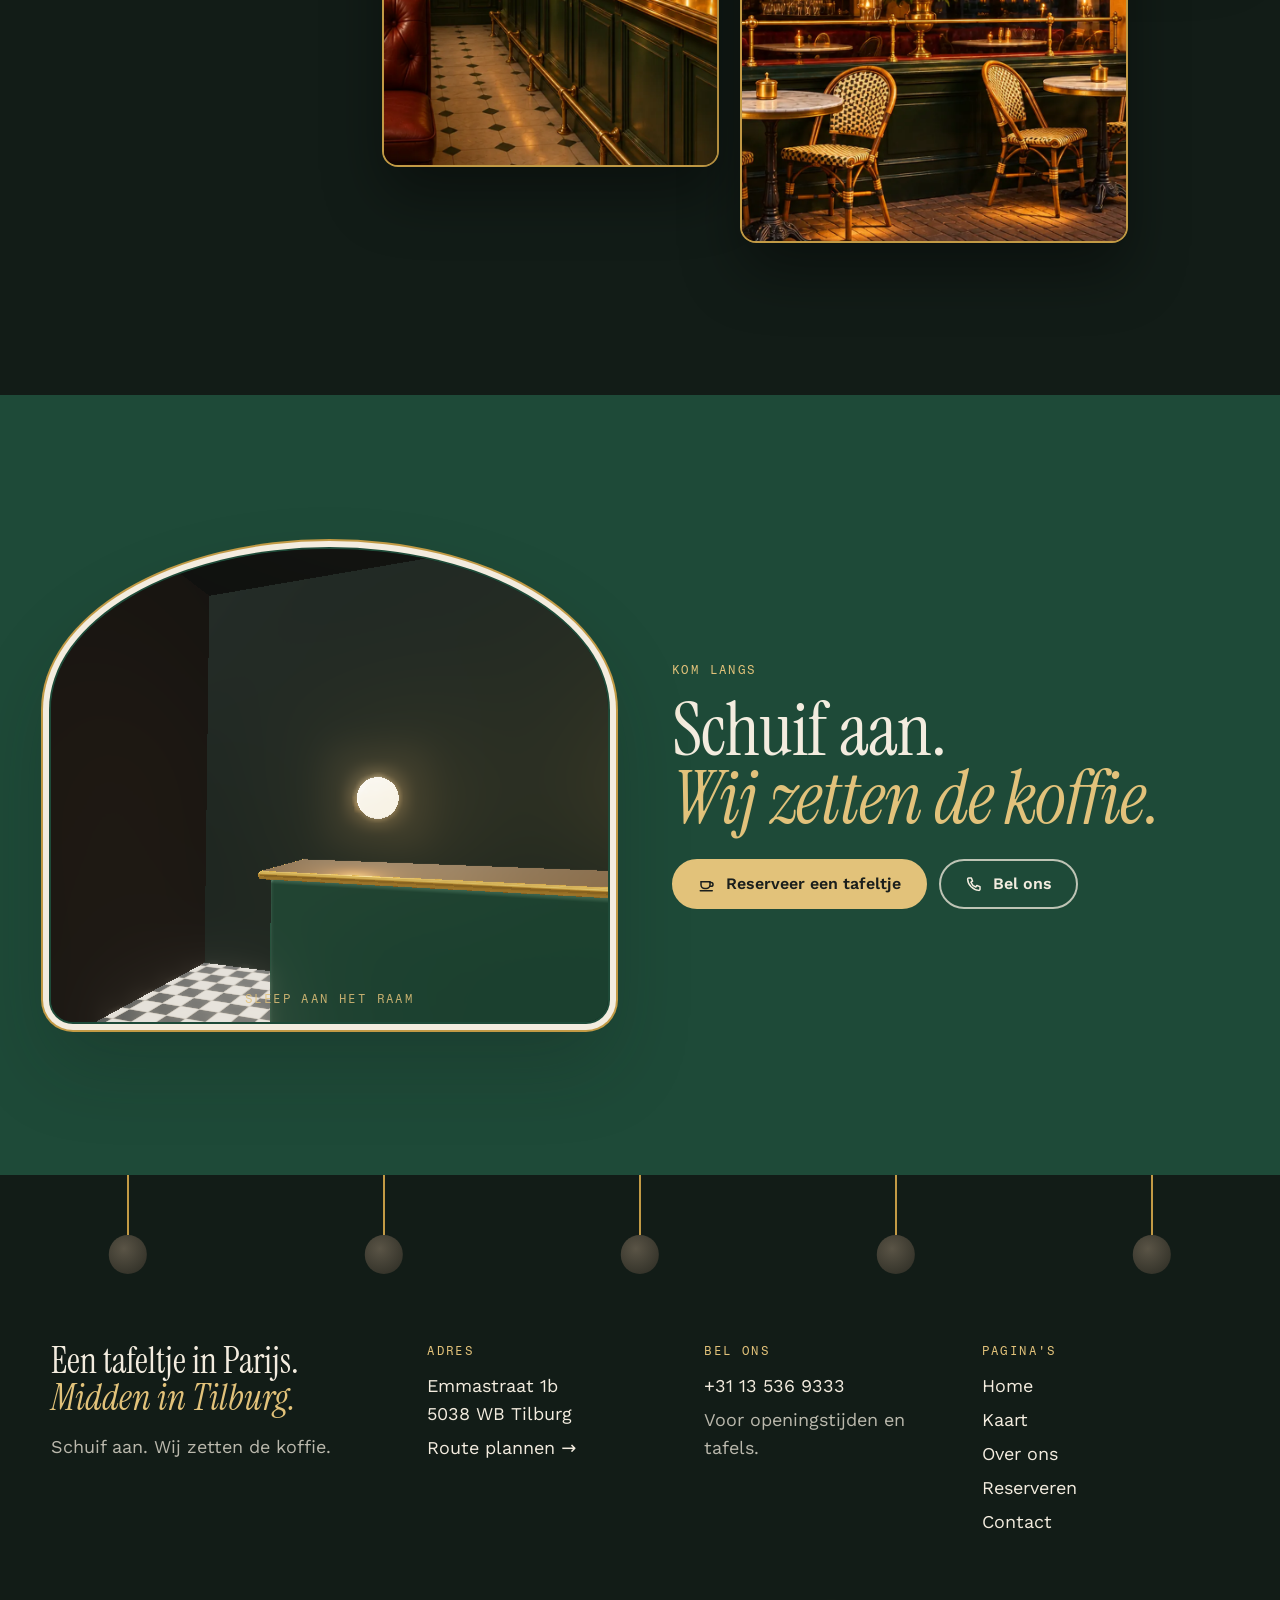
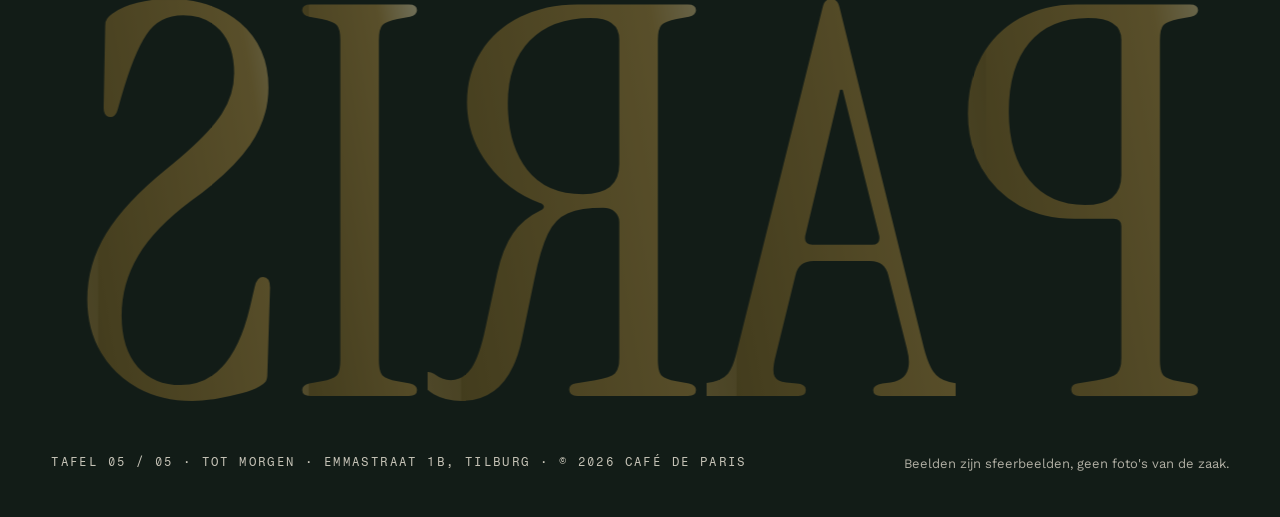
<file: public/over.html>
<!DOCTYPE html>
<html lang="nl">
<head>
<meta charset="utf-8">
<meta name="viewport" content="width=device-width, initial-scale=1, viewport-fit=cover">
<title>Over ons — Café de Paris aan de Emmastraat, Tilburg</title>
<meta name="description" content="Café de Paris zit aan de Emmastraat <span class="nr">1B</span>, in het centrum van Tilburg, vlak bij de Paleisring. Het raam: een gouden opschrift op glas.">
<meta name="theme-color" content="#1E4A38">
<meta property="og:type" content="website">
<meta property="og:title" content="Over ons — Café de Paris aan de Emmastraat, Tilburg">
<meta property="og:description" content="Een tafeltje in Parijs. Midden in Tilburg. — Café de Paris zit aan de Emmastraat <span class="nr">1B</span>, in het centrum van Tilburg, vlak bij de Paleisring. Het raam: een gouden opschrift op glas.">
<meta property="og:site_name" content="Café de Paris · Tilburg">
<meta property="og:locale" content="nl_NL">
<meta name="twitter:card" content="summary_large_image">
<meta property="og:image" content="assets/img/og.jpg">
<link rel="icon" href="favicon.svg" type="image/svg+xml">
<script>document.documentElement.classList.add('js');setTimeout(function(){if(!window.__site)document.documentElement.classList.add('gsafe')},3500)</script>
<link rel="preload" href="assets/fonts/instrument-serif-latin-400-normal.woff2" as="font" type="font/woff2" crossorigin>
<link rel="stylesheet" href="assets/vendor/motion-kit.css">
<link rel="stylesheet" href="assets/css/site.css">
<script type="importmap">{"imports":{"three":"./assets/vendor/three.module.min.js","three/addons/":"./assets/vendor/three-addons/"}}</script>
<noscript><style>.mk-curtain{display:none}.hero .s2,.hero .s3,.scrollhint{display:none}.goud{transform:none!important;opacity:1!important}.words .w{opacity:1}.mnav{display:none}.arch,.kmask{clip-path:none!important}.vg .gold{clip-path:none!important}</style></noscript>
</head>
<body data-page="over">
<div class="mk-curtain" aria-hidden="true"><div class="awn"><span class="stripes"></span><span class="scallop"></span><span class="clogo"><svg xmlns="http://www.w3.org/2000/svg" viewBox="0 0 520 160" role="img" focusable="false" aria-label="Café de Paris Tilburg">
  <title>Café de Paris — Tilburg</title>
  
  <defs><linearGradient id="lg-g" x1="0" x2="1"><stop offset="0" stop-color="#8A6A24"/><stop offset=".5" stop-color="#E2C27A"/><stop offset="1" stop-color="#8A6A24"/></linearGradient></defs>
  <path d="M30 60 Q260 -10 490 60" fill="none" stroke="url(#lg-g)" stroke-width="2"/>
  <path d="M60 22 l10 10 10-10 10 10 10-10" fill="none" stroke="#1E4A38" stroke-width="2" transform="translate(185 4)"/>
  <text x="260" y="104" text-anchor="middle" font-family="'Instrument Serif',Georgia,serif" font-size="64" fill="#1E4A38">Café <tspan font-style="italic" fill="#74561C">de</tspan> Paris</text>
  <line x1="150" y1="124" x2="370" y2="124" stroke="url(#lg-g)" stroke-width="1.5"/>
  <text x="260" y="146" text-anchor="middle" font-family="'Fragment Mono',monospace" font-size="13" letter-spacing="6" fill="#1B1F1C">EMMASTRAAT · TILBURG</text>
</svg>
</span></div></div>
<a class="skip" href="#inhoud">Naar inhoud</a>
<header class="hd">
  <div class="festoen" aria-hidden="true"><span class="stripes"></span><span class="fs"><i style="--i:0"></i><i style="--i:1"></i><i style="--i:2"></i><i style="--i:3"></i><i style="--i:4"></i><i style="--i:5"></i><i style="--i:6"></i><i style="--i:7"></i><i style="--i:8"></i><i style="--i:9"></i><i style="--i:10"></i><i style="--i:11"></i><i style="--i:12"></i><i style="--i:13"></i></span></div>
  <div class="hbar">
    <a class="logo" href="index.html" aria-label="Café de Paris Tilburg — home"><svg xmlns="http://www.w3.org/2000/svg" viewBox="0 0 520 160" role="img" focusable="false" aria-label="Café de Paris Tilburg">
  <title>Café de Paris — Tilburg</title>
  
  <defs><linearGradient id="lg-g" x1="0" x2="1"><stop offset="0" stop-color="#8A6A24"/><stop offset=".5" stop-color="#E2C27A"/><stop offset="1" stop-color="#8A6A24"/></linearGradient></defs>
  <path d="M30 60 Q260 -10 490 60" fill="none" stroke="url(#lg-g)" stroke-width="2"/>
  <path d="M60 22 l10 10 10-10 10 10 10-10" fill="none" stroke="#1E4A38" stroke-width="2" transform="translate(185 4)"/>
  <text x="260" y="104" text-anchor="middle" font-family="'Instrument Serif',Georgia,serif" font-size="64" fill="#1E4A38">Café <tspan font-style="italic" fill="#74561C">de</tspan> Paris</text>
  <line x1="150" y1="124" x2="370" y2="124" stroke="url(#lg-g)" stroke-width="1.5"/>
  <text x="260" y="146" text-anchor="middle" font-family="'Fragment Mono',monospace" font-size="13" letter-spacing="6" fill="#1B1F1C">EMMASTRAAT · TILBURG</text>
</svg>
</a>
    <b class="mono hprog" aria-hidden="true">TAFEL 01 / 05</b>
    <nav class="nav" aria-label="Hoofdmenu"><a href="kaart.html"><span class="n">02</span><span class="t">Kaart</span></a><a href="over.html" aria-current="page"><span class="n">03</span><span class="t">Over ons</span></a><a href="reserveren.html"><span class="n">04</span><span class="t">Reserveren</span></a><a href="contact.html"><span class="n">05</span><span class="t">Contact</span></a></nav>
    <a class="btn sm kir" href="tel:+31135369333" data-magnetic><svg viewBox="0 0 24 24" fill="none" stroke="currentColor" stroke-width="2" stroke-linecap="round" stroke-linejoin="round" aria-hidden="true"><path d="M5 4h3.5l1.6 4.2-2.2 1.4a11 11 0 0 0 6.5 6.5l1.4-2.2L20 15.5V19a1.5 1.5 0 0 1-1.6 1.5C10.6 20 4 13.4 3.5 5.6A1.5 1.5 0 0 1 5 4z"/></svg><span>Bel ons</span></a>
    <button class="burger" type="button" aria-label="Menu openen" aria-expanded="false" aria-controls="mnav"><span></span><span></span></button>
  </div>
</header>
<div class="mnav" id="mnav" role="dialog" aria-modal="true" aria-label="Menu">
  <span class="door dl" aria-hidden="true"><i class="knob"></i></span><span class="door dr" aria-hidden="true"><i class="knob"></i></span>
  <button class="mnav-close" type="button">Sluit</button>
  <nav aria-label="Mobiel menu"><a class="big" href="index.html" style="--i:0"><small>01 / 05</small><span>Home</span></a><a class="big" href="kaart.html" style="--i:1"><small>02 / 05</small><span>Kaart</span></a><a class="big" href="over.html" style="--i:2" aria-current="page"><small>03 / 05</small><span>Over ons</span></a><a class="big" href="reserveren.html" style="--i:3"><small>04 / 05</small><span>Reserveren</span></a><a class="big" href="contact.html" style="--i:4"><small>05 / 05</small><span>Contact</span></a></nav>
  <div class="row"><a class="btn" href="tel:+31135369333"><svg viewBox="0 0 24 24" fill="none" stroke="currentColor" stroke-width="2" stroke-linecap="round" stroke-linejoin="round" aria-hidden="true"><path d="M5 4h3.5l1.6 4.2-2.2 1.4a11 11 0 0 0 6.5 6.5l1.4-2.2L20 15.5V19a1.5 1.5 0 0 1-1.6 1.5C10.6 20 4 13.4 3.5 5.6A1.5 1.5 0 0 1 5 4z"/></svg><span>Bel ons</span></a><a class="btn ghost" href="https://www.google.com/maps/search/?api=1&amp;query=Emmastraat+1b%2C+5038+WB+Tilburg" target="_blank" rel="noopener" data-magnetic><svg viewBox="0 0 24 24" fill="none" stroke="currentColor" stroke-width="2" aria-hidden="true"><path d="M12 21s-7-6.2-7-11.5A7 7 0 0 1 19 9.5C19 14.8 12 21 12 21z"/><circle cx="12" cy="9.5" r="2.5"/></svg><span>Route plannen</span></a></div>
  <p class="mono mm">Emmastraat 1b · Tilburg</p>
</div>
<main id="inhoud">

<section class="ofilm film" data-scrub-wrap id="ofilm">
  <div class="sticky"><video class="ofv" data-v="scrub" data-src="assets/video/c6.mp4" data-src-m="assets/video/c6-m.mp4" muted playsinline preload="metadata" poster="assets/img/k6.webp" data-scrub aria-hidden="true"></video><div class="shade"></div>
    <div class="otx"><p class="mono kick">03 / 05 · Over ons</p><h1 class="h-big" data-split="lines">Café de Paris,<br><em class="it">Emmastraat</em> <span class="nr">1B</span>.</h1></div>
  </div>
</section>

<section class="tweezijden creme" id="tweezijden">
  <div class="split">
    <div class="side buiten"><p class="mono kick">Buiten</p><p class="sq">Café de Paris zit aan de Emmastraat <span class="nr">1B</span>, in het centrum van Tilburg, <em class="it">vlak bij de Paleisring.</em></p></div>
    <div class="side binnen"><p class="mono kick">Binnen</p><p class="sq">Het raam: een gouden opschrift op glas, van buiten gelezen als Tilburg, <em class="it">van binnen als Parijs.</em></p></div>
    <span class="frame" aria-hidden="true"><i></i></span>
  </div>
</section>

<section class="feiten zink" id="feiten">
  <div class="wrap"><p class="mono kick">Wat vaststaat</p>
  <div class="bento-wrap"><h2 class="h2 vhead goud">Kort <em class="it">en helder.</em></h2>
  <div class="bento" data-reveal="up" data-stagger>
    <a class="cell c-a" href="https://www.google.com/maps/search/?api=1&amp;query=Emmastraat+1b%2C+5038+WB+Tilburg" target="_blank" rel="noopener"><span class="fill" aria-hidden="true"></span><small class="mono">Adres</small><b>Emmastraat 1b</b><span>5038 WB Tilburg</span></a>
    <a class="cell c-b" href="tel:+31135369333"><span class="fill" aria-hidden="true"></span><small class="mono">Bel ons</small><b>+31 13 536 9333</b><span>Voor tafels en vragen.</span></a>
    <div class="cell c-c"><span class="fill" aria-hidden="true"></span><small class="mono">De plek</small><b>Centrum</b><span>Zo’n 70 meter van de Paleisring.</span></div>
    <a class="cell c-d" href="tel:+31135369333"><span class="fill" aria-hidden="true"></span><small class="mono">Openingstijden</small><b>Bel ons</b><span>Dan weet je het meteen →</span></a>
  </div></div></div>
</section>

<section class="beelden avond" id="beelden">
  <div class="wrap bp">
    <div class="bptx"><p class="mono kick">Het decor</p><h2 class="h2" data-split="chars">Glas, marmer, koper.</h2><p class="lead">Meer over ons verhaal? Kom langs of bel ons.</p></div>
    <figure class="ab a1" data-speed="0.16"><img src="assets/img/k2.webp" alt="Sfeerbeeld: het raam met het gouden opschrift" loading="lazy"></figure>
    <figure class="ab a2" data-speed="-0.1"><img src="assets/img/k5.webp" alt="Sfeerbeeld: de bar in het avondlicht" loading="lazy"></figure>
    <figure class="ab a3" data-speed="0.28"><img src="assets/img/k7.webp" alt="Sfeerbeeld: de gevel bij avond" loading="lazy"></figure>
  </div>
</section>

<section class="raamtje groen" id="raamtje">
  <div class="wrap two">
    <div class="raam3d" data-view="over"><canvas class="raamcv" aria-hidden="true"></canvas><img class="rfb" src="assets/img/k2.webp" alt="" aria-hidden="true"><p class="mono r3hint" aria-hidden="true">sleep aan het raam</p></div>
    <div data-reveal="up"><p class="mono kick">Kom langs</p><h2 class="h2 goud">Schuif aan.<br><em class="it">Wij zetten de koffie.</em></h2><div class="row"><a class="btn" href="reserveren.html" data-magnetic><svg viewBox="0 0 24 24" fill="none" stroke="currentColor" stroke-width="2" stroke-linecap="round" aria-hidden="true"><path d="M4 9h12v4a5 5 0 0 1-5 5H9a5 5 0 0 1-5-5z"/><path d="M16 10h1.5a2.5 2.5 0 0 1 0 5H16M3 21h16"/></svg><span>Reserveer een tafeltje</span></a><a class="btn ghost" href="tel:+31135369333" data-magnetic><svg viewBox="0 0 24 24" fill="none" stroke="currentColor" stroke-width="2" stroke-linecap="round" stroke-linejoin="round" aria-hidden="true"><path d="M5 4h3.5l1.6 4.2-2.2 1.4a11 11 0 0 0 6.5 6.5l1.4-2.2L20 15.5V19a1.5 1.5 0 0 1-1.6 1.5C10.6 20 4 13.4 3.5 5.6A1.5 1.5 0 0 1 5 4z"/></svg><span>Bel ons</span></a></div></div>
  </div>
</section>
</main>
<footer class="ft">
  <div class="lamps" aria-hidden="true"><i style="--i:0"></i><i style="--i:1"></i><i style="--i:2"></i><i style="--i:3"></i><i style="--i:4"></i></div>
  <div class="wrap cols">
    <div><p class="claim">Een tafeltje in Parijs. <em class="it">Midden in Tilburg.</em></p><p class="mu">Schuif aan. Wij zetten de koffie.</p></div>
    <div><b class="mono">Adres</b>Emmastraat 1b<br>5038 WB Tilburg<a href="https://www.google.com/maps/search/?api=1&amp;query=Emmastraat+1b%2C+5038+WB+Tilburg" target="_blank" rel="noopener"><span>Route plannen →</span></a></div>
    <div><b class="mono">Bel ons</b><a href="tel:+31135369333"><span>+31 13 536 9333</span></a><span class="mu">Voor openingstijden en tafels.</span></div>
    <div><b class="mono">Pagina's</b><a href="index.html"><span>Home</span></a><a href="kaart.html"><span>Kaart</span></a><a href="over.html"><span>Over ons</span></a><a href="reserveren.html"><span>Reserveren</span></a><a href="contact.html"><span>Contact</span></a></div>
  </div>
  <div class="giant" aria-label="Paris"><div class="w" aria-hidden="true"><span style="--i:0">P</span><span style="--i:1">A</span><span style="--i:2">R</span><span style="--i:3">I</span><span style="--i:4">S</span></div></div>
  <div class="legal"><p class="mono">TAFEL 05 / 05 · TOT MORGEN · Emmastraat 1b, Tilburg · © 2026 Café de Paris</p><p>Beelden zijn sfeerbeelden, geen foto's van de zaak.</p></div>
</footer>
<div class="ctabar"><a class="btn" href="tel:+31135369333"><svg viewBox="0 0 24 24" fill="none" stroke="currentColor" stroke-width="2" stroke-linecap="round" stroke-linejoin="round" aria-hidden="true"><path d="M5 4h3.5l1.6 4.2-2.2 1.4a11 11 0 0 0 6.5 6.5l1.4-2.2L20 15.5V19a1.5 1.5 0 0 1-1.6 1.5C10.6 20 4 13.4 3.5 5.6A1.5 1.5 0 0 1 5 4z"/></svg><span>Bel ons</span></a><a class="btn ghost" href="reserveren.html"><svg viewBox="0 0 24 24" fill="none" stroke="currentColor" stroke-width="2" stroke-linecap="round" aria-hidden="true"><path d="M4 9h12v4a5 5 0 0 1-5 5H9a5 5 0 0 1-5-5z"/><path d="M16 10h1.5a2.5 2.5 0 0 1 0 5H16M3 21h16"/></svg><span>Tafeltje</span></a></div>
<div class="mk-cursor" aria-hidden="true"></div>
<script src="assets/vendor/lenis.min.js"></script>
<script src="assets/vendor/gsap/gsap.min.js"></script>
<script src="assets/vendor/gsap/ScrollTrigger.min.js"></script>
<script src="assets/vendor/gsap/SplitText.min.js"></script>
<script src="assets/vendor/gsap/Flip.min.js"></script>
<script src="assets/vendor/gsap/DrawSVGPlugin.min.js"></script>
<script src="assets/vendor/gsap/ScrambleTextPlugin.min.js"></script>
<script src="assets/vendor/gsap/MotionPathPlugin.min.js"></script>
<script type="module" src="assets/js/site.js"></script>
<script type="module" src="assets/js/raam.js"></script>
</body>
</html>
</file>
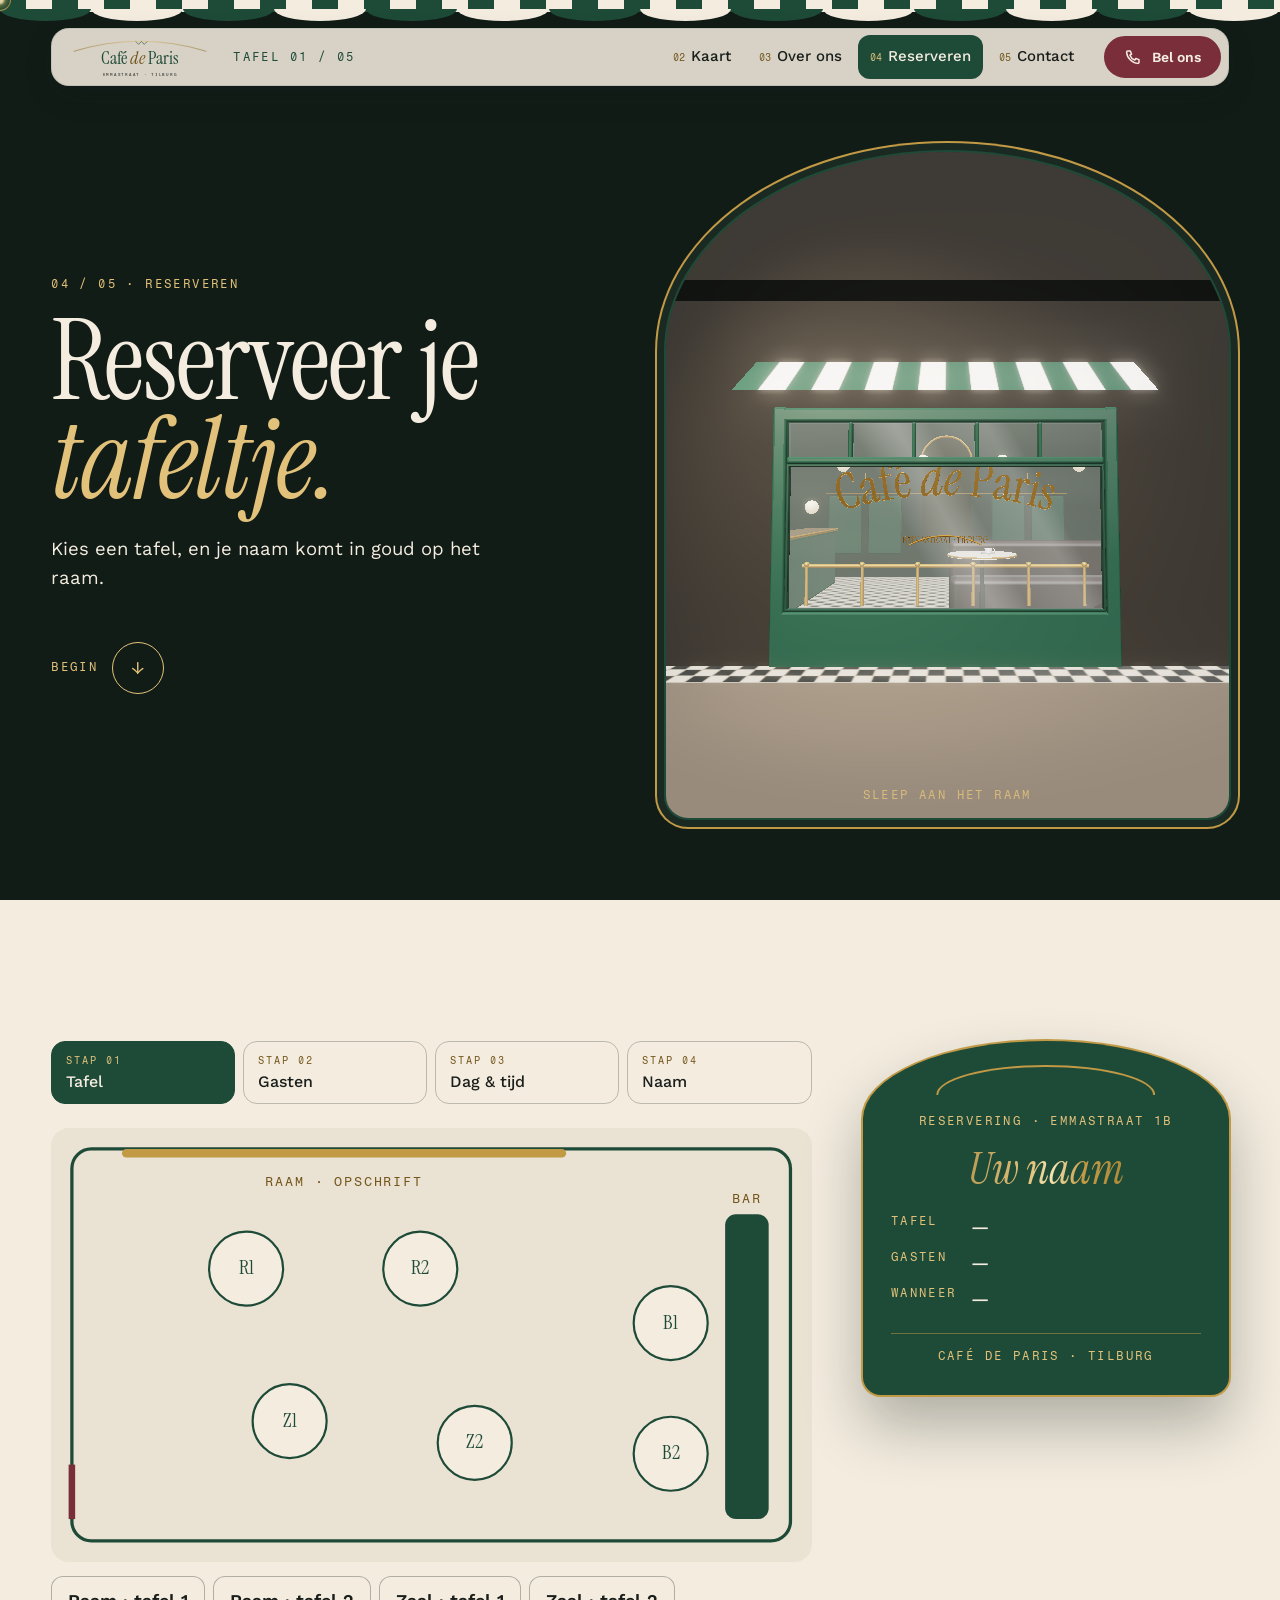
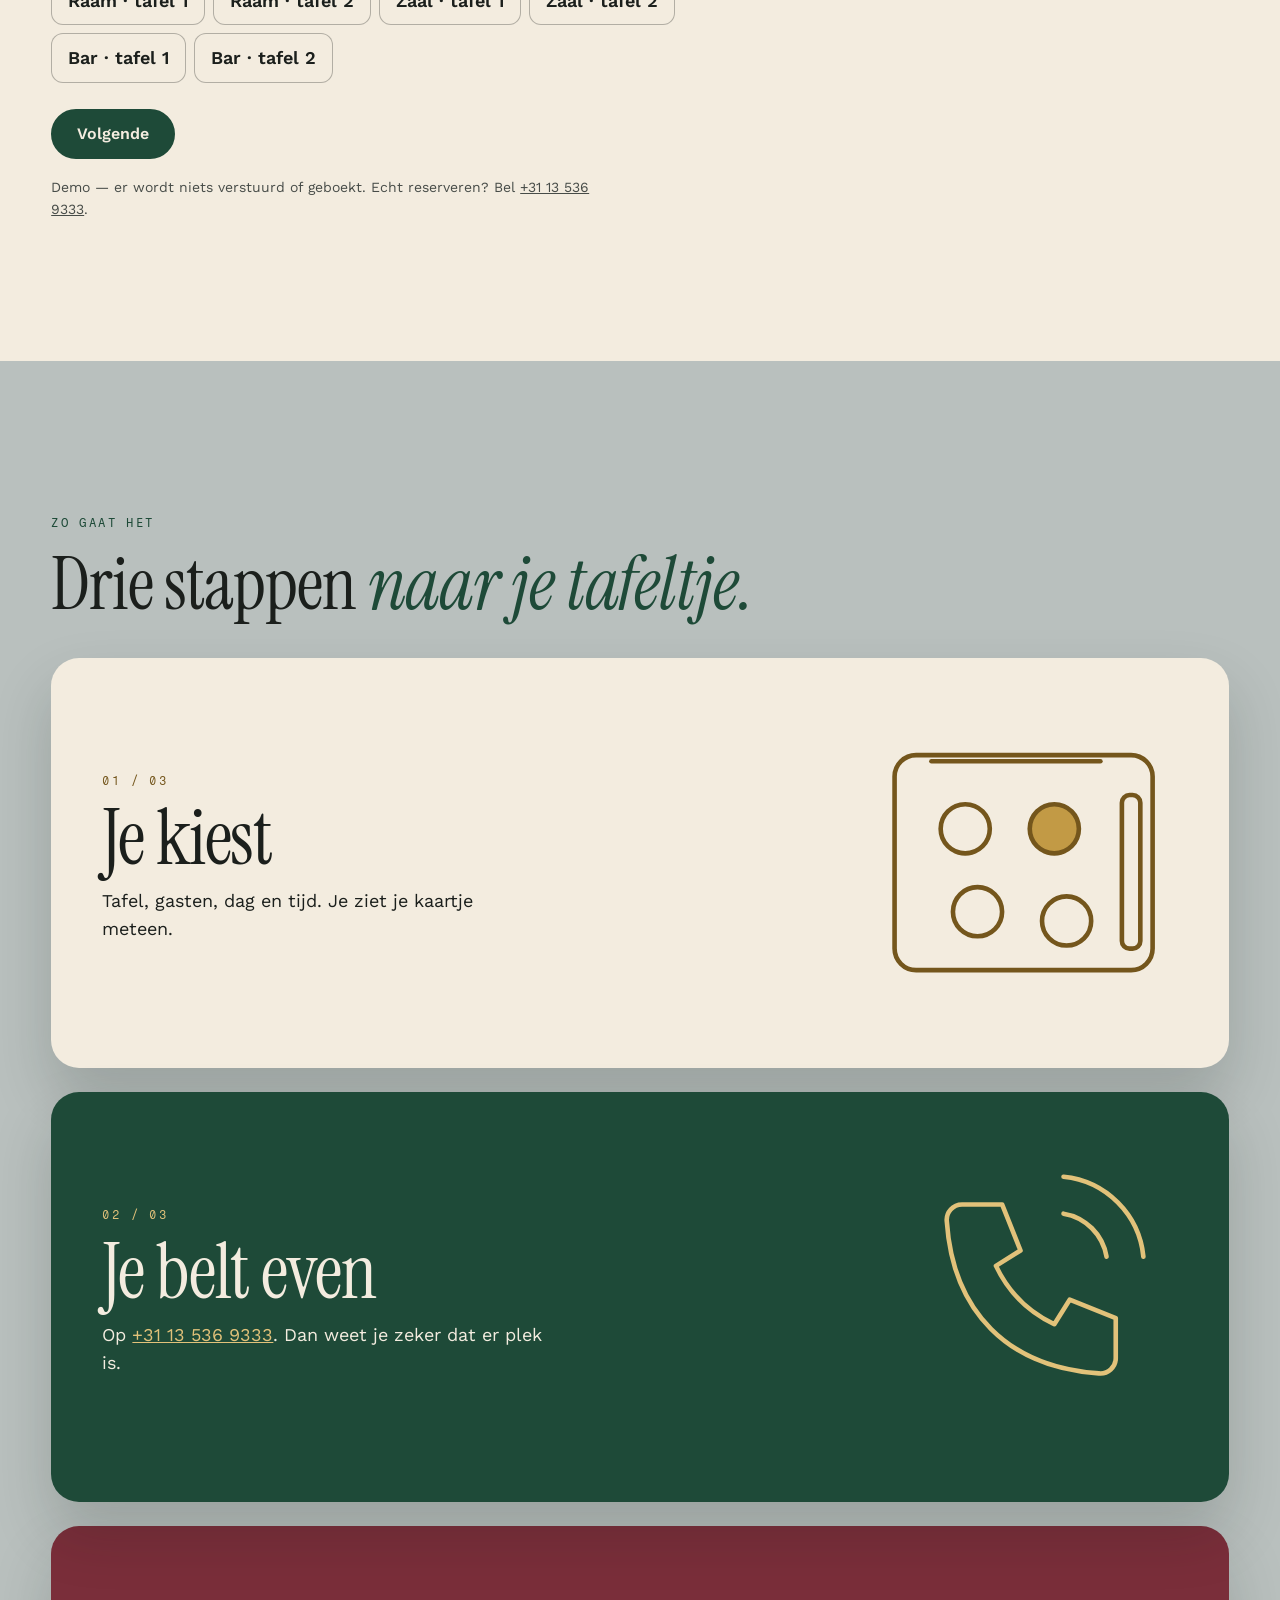
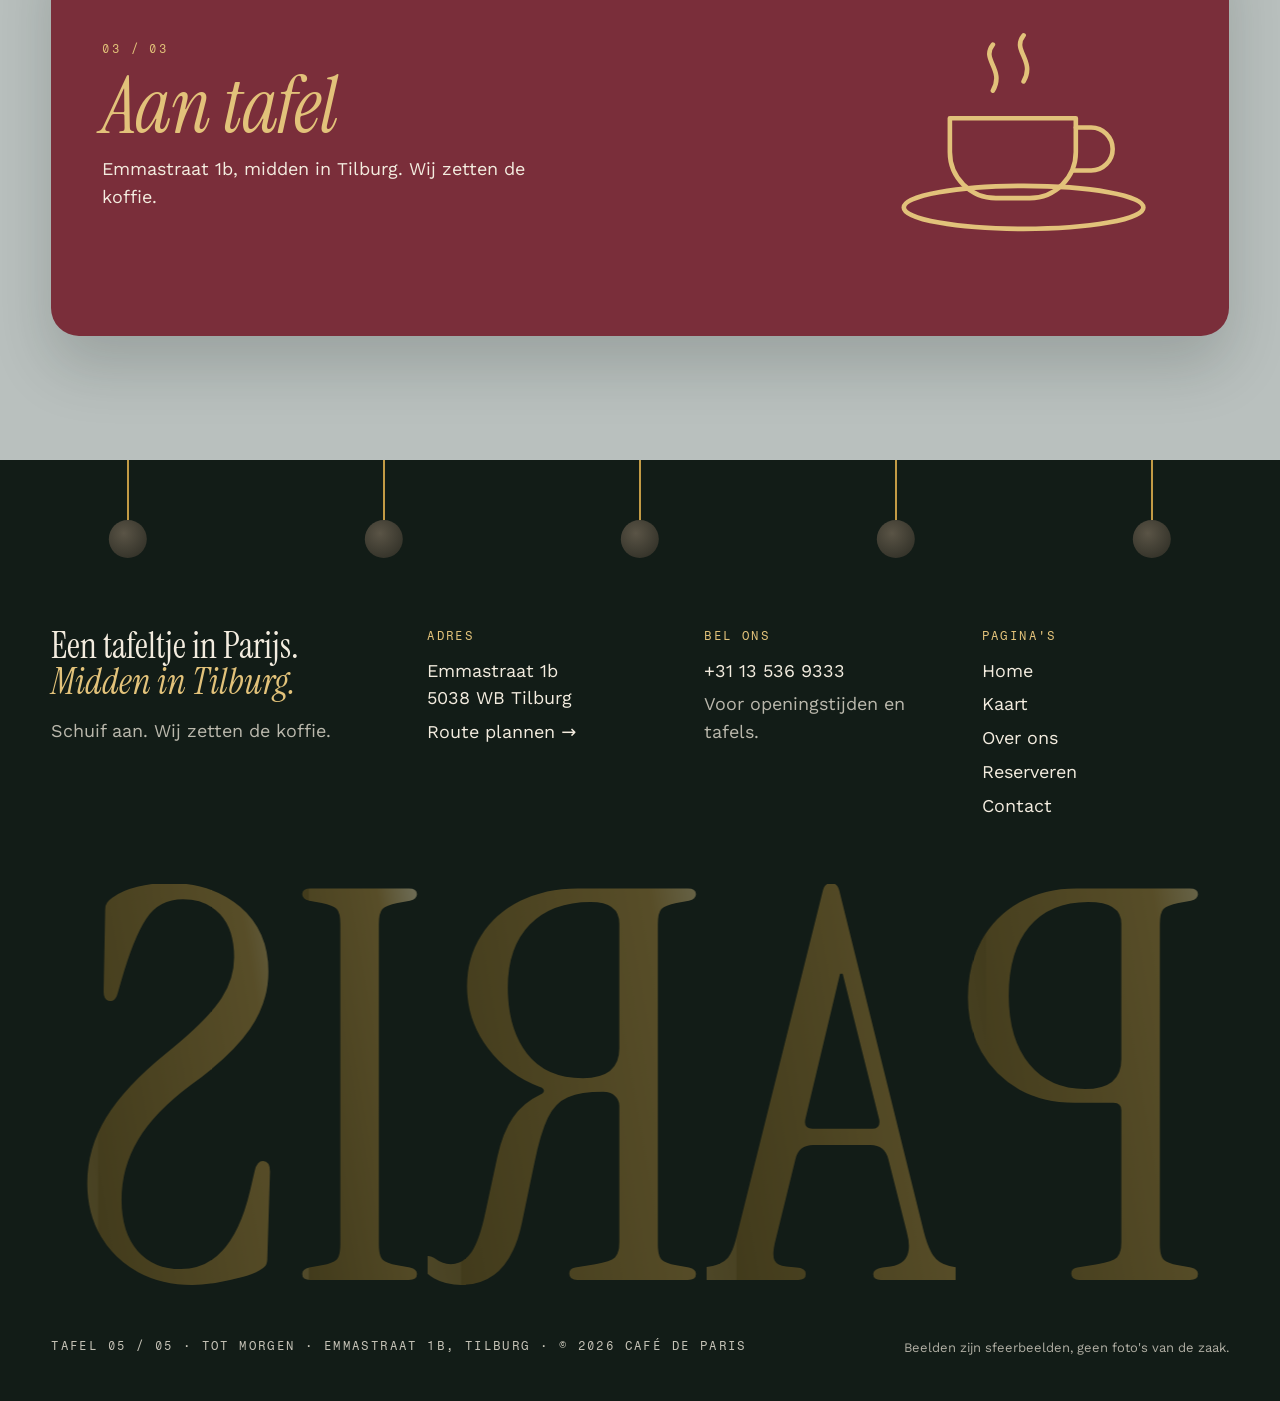
<file: public/reserveren.html>
<!DOCTYPE html>
<html lang="nl">
<head>
<meta charset="utf-8">
<meta name="viewport" content="width=device-width, initial-scale=1, viewport-fit=cover">
<title>Reserveer je tafeltje — Café de Paris Tilburg</title>
<meta name="description" content="Kies je tafel, het aantal gasten, de dag en de tijd. Dit is een demo: bel Café de Paris om echt te reserveren, +31 13 536 9333.">
<meta name="theme-color" content="#1E4A38">
<meta property="og:type" content="website">
<meta property="og:title" content="Reserveer je tafeltje — Café de Paris Tilburg">
<meta property="og:description" content="Een tafeltje in Parijs. Midden in Tilburg. — Kies je tafel, het aantal gasten, de dag en de tijd. Dit is een demo: bel Café de Paris om echt te reserveren, +31 13 536 9333.">
<meta property="og:site_name" content="Café de Paris · Tilburg">
<meta property="og:locale" content="nl_NL">
<meta name="twitter:card" content="summary_large_image">
<meta property="og:image" content="assets/img/og.jpg">
<link rel="icon" href="favicon.svg" type="image/svg+xml">
<script>document.documentElement.classList.add('js');setTimeout(function(){if(!window.__site)document.documentElement.classList.add('gsafe')},3500)</script>
<link rel="preload" href="assets/fonts/instrument-serif-latin-400-normal.woff2" as="font" type="font/woff2" crossorigin>
<link rel="stylesheet" href="assets/vendor/motion-kit.css">
<link rel="stylesheet" href="assets/css/site.css">
<script type="importmap">{"imports":{"three":"./assets/vendor/three.module.min.js","three/addons/":"./assets/vendor/three-addons/"}}</script>
<noscript><style>.mk-curtain{display:none}.hero .s2,.hero .s3,.scrollhint{display:none}.goud{transform:none!important;opacity:1!important}.words .w{opacity:1}.mnav{display:none}.arch,.kmask{clip-path:none!important}.vg .gold{clip-path:none!important}</style></noscript>
</head>
<body data-page="reserveren">
<div class="mk-curtain" aria-hidden="true"><div class="awn"><span class="stripes"></span><span class="scallop"></span><span class="clogo"><svg xmlns="http://www.w3.org/2000/svg" viewBox="0 0 520 160" role="img" focusable="false" aria-label="Café de Paris Tilburg">
  <title>Café de Paris — Tilburg</title>
  
  <defs><linearGradient id="lg-g" x1="0" x2="1"><stop offset="0" stop-color="#8A6A24"/><stop offset=".5" stop-color="#E2C27A"/><stop offset="1" stop-color="#8A6A24"/></linearGradient></defs>
  <path d="M30 60 Q260 -10 490 60" fill="none" stroke="url(#lg-g)" stroke-width="2"/>
  <path d="M60 22 l10 10 10-10 10 10 10-10" fill="none" stroke="#1E4A38" stroke-width="2" transform="translate(185 4)"/>
  <text x="260" y="104" text-anchor="middle" font-family="'Instrument Serif',Georgia,serif" font-size="64" fill="#1E4A38">Café <tspan font-style="italic" fill="#74561C">de</tspan> Paris</text>
  <line x1="150" y1="124" x2="370" y2="124" stroke="url(#lg-g)" stroke-width="1.5"/>
  <text x="260" y="146" text-anchor="middle" font-family="'Fragment Mono',monospace" font-size="13" letter-spacing="6" fill="#1B1F1C">EMMASTRAAT · TILBURG</text>
</svg>
</span></div></div>
<a class="skip" href="#inhoud">Naar inhoud</a>
<header class="hd">
  <div class="festoen" aria-hidden="true"><span class="stripes"></span><span class="fs"><i style="--i:0"></i><i style="--i:1"></i><i style="--i:2"></i><i style="--i:3"></i><i style="--i:4"></i><i style="--i:5"></i><i style="--i:6"></i><i style="--i:7"></i><i style="--i:8"></i><i style="--i:9"></i><i style="--i:10"></i><i style="--i:11"></i><i style="--i:12"></i><i style="--i:13"></i></span></div>
  <div class="hbar">
    <a class="logo" href="index.html" aria-label="Café de Paris Tilburg — home"><svg xmlns="http://www.w3.org/2000/svg" viewBox="0 0 520 160" role="img" focusable="false" aria-label="Café de Paris Tilburg">
  <title>Café de Paris — Tilburg</title>
  
  <defs><linearGradient id="lg-g" x1="0" x2="1"><stop offset="0" stop-color="#8A6A24"/><stop offset=".5" stop-color="#E2C27A"/><stop offset="1" stop-color="#8A6A24"/></linearGradient></defs>
  <path d="M30 60 Q260 -10 490 60" fill="none" stroke="url(#lg-g)" stroke-width="2"/>
  <path d="M60 22 l10 10 10-10 10 10 10-10" fill="none" stroke="#1E4A38" stroke-width="2" transform="translate(185 4)"/>
  <text x="260" y="104" text-anchor="middle" font-family="'Instrument Serif',Georgia,serif" font-size="64" fill="#1E4A38">Café <tspan font-style="italic" fill="#74561C">de</tspan> Paris</text>
  <line x1="150" y1="124" x2="370" y2="124" stroke="url(#lg-g)" stroke-width="1.5"/>
  <text x="260" y="146" text-anchor="middle" font-family="'Fragment Mono',monospace" font-size="13" letter-spacing="6" fill="#1B1F1C">EMMASTRAAT · TILBURG</text>
</svg>
</a>
    <b class="mono hprog" aria-hidden="true">TAFEL 01 / 05</b>
    <nav class="nav" aria-label="Hoofdmenu"><a href="kaart.html"><span class="n">02</span><span class="t">Kaart</span></a><a href="over.html"><span class="n">03</span><span class="t">Over ons</span></a><a href="reserveren.html" aria-current="page"><span class="n">04</span><span class="t">Reserveren</span></a><a href="contact.html"><span class="n">05</span><span class="t">Contact</span></a></nav>
    <a class="btn sm kir" href="tel:+31135369333" data-magnetic><svg viewBox="0 0 24 24" fill="none" stroke="currentColor" stroke-width="2" stroke-linecap="round" stroke-linejoin="round" aria-hidden="true"><path d="M5 4h3.5l1.6 4.2-2.2 1.4a11 11 0 0 0 6.5 6.5l1.4-2.2L20 15.5V19a1.5 1.5 0 0 1-1.6 1.5C10.6 20 4 13.4 3.5 5.6A1.5 1.5 0 0 1 5 4z"/></svg><span>Bel ons</span></a>
    <button class="burger" type="button" aria-label="Menu openen" aria-expanded="false" aria-controls="mnav"><span></span><span></span></button>
  </div>
</header>
<div class="mnav" id="mnav" role="dialog" aria-modal="true" aria-label="Menu">
  <span class="door dl" aria-hidden="true"><i class="knob"></i></span><span class="door dr" aria-hidden="true"><i class="knob"></i></span>
  <button class="mnav-close" type="button">Sluit</button>
  <nav aria-label="Mobiel menu"><a class="big" href="index.html" style="--i:0"><small>01 / 05</small><span>Home</span></a><a class="big" href="kaart.html" style="--i:1"><small>02 / 05</small><span>Kaart</span></a><a class="big" href="over.html" style="--i:2"><small>03 / 05</small><span>Over ons</span></a><a class="big" href="reserveren.html" style="--i:3" aria-current="page"><small>04 / 05</small><span>Reserveren</span></a><a class="big" href="contact.html" style="--i:4"><small>05 / 05</small><span>Contact</span></a></nav>
  <div class="row"><a class="btn" href="tel:+31135369333"><svg viewBox="0 0 24 24" fill="none" stroke="currentColor" stroke-width="2" stroke-linecap="round" stroke-linejoin="round" aria-hidden="true"><path d="M5 4h3.5l1.6 4.2-2.2 1.4a11 11 0 0 0 6.5 6.5l1.4-2.2L20 15.5V19a1.5 1.5 0 0 1-1.6 1.5C10.6 20 4 13.4 3.5 5.6A1.5 1.5 0 0 1 5 4z"/></svg><span>Bel ons</span></a><a class="btn ghost" href="https://www.google.com/maps/search/?api=1&amp;query=Emmastraat+1b%2C+5038+WB+Tilburg" target="_blank" rel="noopener" data-magnetic><svg viewBox="0 0 24 24" fill="none" stroke="currentColor" stroke-width="2" aria-hidden="true"><path d="M12 21s-7-6.2-7-11.5A7 7 0 0 1 19 9.5C19 14.8 12 21 12 21z"/><circle cx="12" cy="9.5" r="2.5"/></svg><span>Route plannen</span></a></div>
  <p class="mono mm">Emmastraat 1b · Tilburg</p>
</div>
<main id="inhoud">

<section class="rh avond" id="rh">
  <div class="rhtx"><p class="mono kick">04 / 05 · Reserveren</p><h1 class="h-big goud">Reserveer je<br><em class="it">tafeltje.</em></h1>
    <p class="lead">Kies een tafel, en je naam komt in goud op het raam.</p><a class="begin" href="#config" data-magnetic><span class="mono">Begin</span><i aria-hidden="true">↓</i></a></div>
  <div class="raam3d" data-view="reserveren"><canvas class="raamcv" aria-hidden="true"></canvas><img class="rfb" src="assets/img/k2.webp" alt="" aria-hidden="true"><p class="mono r3hint" aria-hidden="true">sleep aan het raam</p></div>
</section>

<section class="config creme" id="config">
  <div class="wrap cgrid">
    <div class="cq">
      <div class="tabs" role="tablist" aria-label="Vier stappen"><button class="tab" type="button" role="tab" aria-selected="true" data-tab="0"><span class="mono">Stap 01</span>Tafel</button><button class="tab" type="button" role="tab" aria-selected="false" data-tab="1"><span class="mono">Stap 02</span>Gasten</button><button class="tab" type="button" role="tab" aria-selected="false" data-tab="2"><span class="mono">Stap 03</span>Dag &amp; tijd</button><button class="tab" type="button" role="tab" aria-selected="false" data-tab="3"><span class="mono">Stap 04</span>Naam</button></div>
      <form id="res" novalidate><fieldset class="pane" data-pane="0"><legend class="sr">Kies een tafel</legend><div class="planwrap"><svg class="plan" viewBox="0 0 680 380" aria-hidden="true"><rect class="room" x="10" y="10" width="660" height="360" rx="18"/><path class="window" d="M60 14 H460"/><text class="lbl" x="260" y="44">RAAM · OPSCHRIFT</text><rect class="bar" x="610" y="70" width="40" height="280" rx="10"/><text class="lbl" x="630" y="60">BAR</text><path class="door" d="M10 300 v50"/><g class="tb" data-t="raam1" data-zone="raam"><circle cx="170" cy="120" r="34"/><text x="170" y="125">R1</text></g><g class="tb" data-t="raam2" data-zone="raam"><circle cx="330" cy="120" r="34"/><text x="330" y="125">R2</text></g><g class="tb" data-t="zaal1" data-zone="zaal"><circle cx="210" cy="260" r="34"/><text x="210" y="265">Z1</text></g><g class="tb" data-t="zaal2" data-zone="zaal"><circle cx="380" cy="280" r="34"/><text x="380" y="285">Z2</text></g><g class="tb" data-t="bar1" data-zone="bar"><circle cx="560" cy="170" r="34"/><text x="560" y="175">B1</text></g><g class="tb" data-t="bar2" data-zone="bar"><circle cx="560" cy="290" r="34"/><text x="560" y="295">B2</text></g></svg></div><div class="opts tafels"><label class="opt"><input type="radio" name="tafel" value="raam1" data-t="Raam · tafel 1"><span><b>Raam · tafel 1</b></span></label><label class="opt"><input type="radio" name="tafel" value="raam2" data-t="Raam · tafel 2"><span><b>Raam · tafel 2</b></span></label><label class="opt"><input type="radio" name="tafel" value="zaal1" data-t="Zaal · tafel 1"><span><b>Zaal · tafel 1</b></span></label><label class="opt"><input type="radio" name="tafel" value="zaal2" data-t="Zaal · tafel 2"><span><b>Zaal · tafel 2</b></span></label><label class="opt"><input type="radio" name="tafel" value="bar1" data-t="Bar · tafel 1"><span><b>Bar · tafel 1</b></span></label><label class="opt"><input type="radio" name="tafel" value="bar2" data-t="Bar · tafel 2"><span><b>Bar · tafel 2</b></span></label></div></fieldset>
      <fieldset class="pane" data-pane="1" hidden><legend class="sr">Aantal gasten</legend><div class="opts gasten"><label class="opt sm"><input type="radio" name="gasten" value="1" data-t="1 gast"><span><b>1</b></span></label><label class="opt sm"><input type="radio" name="gasten" value="2" data-t="2 gasten"><span><b>2</b></span></label><label class="opt sm"><input type="radio" name="gasten" value="3" data-t="3 gasten"><span><b>3</b></span></label><label class="opt sm"><input type="radio" name="gasten" value="4" data-t="4 gasten"><span><b>4</b></span></label><label class="opt sm"><input type="radio" name="gasten" value="5" data-t="5 gasten"><span><b>5</b></span></label><label class="opt sm"><input type="radio" name="gasten" value="6" data-t="6 gasten"><span><b>6</b></span></label><label class="opt sm"><input type="radio" name="gasten" value="7" data-t="7 gasten"><span><b>7</b></span></label><label class="opt sm"><input type="radio" name="gasten" value="8" data-t="8 gasten"><span><b>8</b></span></label></div></fieldset>
      <fieldset class="pane form3" data-pane="2" hidden><legend class="sr">Dag en tijd</legend>
        <label>Gewenste dag<input name="dag" type="date" required></label>
        <label>Gewenste tijd<input name="tijd" type="time" required></label></fieldset>
      <fieldset class="pane form3" data-pane="3" hidden><legend class="sr">Naam en opmerking</legend>
        <label>Naam<input name="naam" autocomplete="name" maxlength="28" required></label>
        <label>Opmerking (optioneel)<textarea name="opm" rows="3"></textarea></label></fieldset>
        <div class="fnav"><button class="btn ghost prev" type="button"><span>Terug</span></button><button class="btn next" type="button"><span>Volgende</span></button><button class="btn send" type="submit" hidden><span>Verstuur aanvraag (demo)</span></button></div>
        <p class="err" role="alert" hidden></p>
        <p class="ok" role="status" hidden>Dit is een demo: er wordt niets verstuurd. Bel ons om echt te reserveren: <a href="tel:+31135369333">+31 13 536 9333</a>.</p>
        <p class="note">Demo — er wordt niets verstuurd of geboekt. Echt reserveren? Bel <a href="tel:+31135369333">+31 13 536 9333</a>.</p>
      </form>
    </div>
    <aside class="rkaart" aria-live="polite">
      <span class="arcd" aria-hidden="true"></span>
      <p class="mono">Reservering · Emmastraat 1b</p>
      <p class="rn">Uw naam</p>
      <dl><dt class="mono">Tafel</dt><dd class="rt">—</dd><dt class="mono">Gasten</dt><dd class="rg">—</dd><dt class="mono">Wanneer</dt><dd class="rw">—</dd></dl>
      <p class="mono rf">Café de Paris · Tilburg</p>
    </aside>
  </div>
</section>

<section class="stappen zink" id="stappen">
  <div class="wrap"><p class="mono kick">Zo gaat het</p><h2 class="h2 goud">Drie stappen <em class="it">naar je tafeltje.</em></h2></div>
  <div class="wrap scards" data-stack>
    <article class="card sc1"><div><small class="mono">01 / 03</small><h3>Je kiest</h3><p>Tafel, gasten, dag en tijd. Je ziet je kaartje meteen.</p></div><svg class="sic" viewBox="0 0 200 200" aria-hidden="true"><rect x="16" y="30" width="168" height="140" rx="14"/><path d="M40 34 H150"/><circle cx="62" cy="78" r="16"/><circle cx="120" cy="78" r="16" class="on"/><circle cx="70" cy="132" r="16"/><circle cx="128" cy="138" r="16"/><rect x="164" y="56" width="12" height="100" rx="5"/></svg></article>
    <article class="card sc2"><div><small class="mono">02 / 03</small><h3>Je belt even</h3><p>Op <a href="tel:+31135369333">+31 13 536 9333</a>. Dan weet je zeker dat er plek is.</p></div><svg class="sic" viewBox="0 0 200 200" aria-hidden="true"><path d="M60 40h26l12 30-16 10a80 80 0 0 0 38 38l10-16 30 12v26a10 10 0 0 1-11 10C90 146 54 110 50 51a10 10 0 0 1 10-11z"/><path d="M126 46a34 34 0 0 1 28 28M126 22a58 58 0 0 1 52 52"/></svg></article>
    <article class="card sc3"><div><small class="mono">03 / 03</small><h3><em class="it">Aan tafel</em></h3><p>Emmastraat 1b, midden in Tilburg. Wij zetten de koffie.</p></div><svg class="sic" viewBox="0 0 200 200" aria-hidden="true"><ellipse cx="100" cy="150" rx="78" ry="14"/><path d="M52 92h82v22a30 30 0 0 1-30 30H82a30 30 0 0 1-30-30z"/><path d="M134 98h10a14 14 0 0 1 0 28h-12"/><path d="M80 44c-8 10 8 16 0 30M100 38c-8 10 8 16 0 30"/></svg></article>
  </div>
</section>
</main>
<footer class="ft">
  <div class="lamps" aria-hidden="true"><i style="--i:0"></i><i style="--i:1"></i><i style="--i:2"></i><i style="--i:3"></i><i style="--i:4"></i></div>
  <div class="wrap cols">
    <div><p class="claim">Een tafeltje in Parijs. <em class="it">Midden in Tilburg.</em></p><p class="mu">Schuif aan. Wij zetten de koffie.</p></div>
    <div><b class="mono">Adres</b>Emmastraat 1b<br>5038 WB Tilburg<a href="https://www.google.com/maps/search/?api=1&amp;query=Emmastraat+1b%2C+5038+WB+Tilburg" target="_blank" rel="noopener"><span>Route plannen →</span></a></div>
    <div><b class="mono">Bel ons</b><a href="tel:+31135369333"><span>+31 13 536 9333</span></a><span class="mu">Voor openingstijden en tafels.</span></div>
    <div><b class="mono">Pagina's</b><a href="index.html"><span>Home</span></a><a href="kaart.html"><span>Kaart</span></a><a href="over.html"><span>Over ons</span></a><a href="reserveren.html"><span>Reserveren</span></a><a href="contact.html"><span>Contact</span></a></div>
  </div>
  <div class="giant" aria-label="Paris"><div class="w" aria-hidden="true"><span style="--i:0">P</span><span style="--i:1">A</span><span style="--i:2">R</span><span style="--i:3">I</span><span style="--i:4">S</span></div></div>
  <div class="legal"><p class="mono">TAFEL 05 / 05 · TOT MORGEN · Emmastraat 1b, Tilburg · © 2026 Café de Paris</p><p>Beelden zijn sfeerbeelden, geen foto's van de zaak.</p></div>
</footer>
<div class="ctabar"><a class="btn" href="tel:+31135369333"><svg viewBox="0 0 24 24" fill="none" stroke="currentColor" stroke-width="2" stroke-linecap="round" stroke-linejoin="round" aria-hidden="true"><path d="M5 4h3.5l1.6 4.2-2.2 1.4a11 11 0 0 0 6.5 6.5l1.4-2.2L20 15.5V19a1.5 1.5 0 0 1-1.6 1.5C10.6 20 4 13.4 3.5 5.6A1.5 1.5 0 0 1 5 4z"/></svg><span>Bel ons</span></a><a class="btn ghost" href="reserveren.html"><svg viewBox="0 0 24 24" fill="none" stroke="currentColor" stroke-width="2" stroke-linecap="round" aria-hidden="true"><path d="M4 9h12v4a5 5 0 0 1-5 5H9a5 5 0 0 1-5-5z"/><path d="M16 10h1.5a2.5 2.5 0 0 1 0 5H16M3 21h16"/></svg><span>Tafeltje</span></a></div>
<div class="mk-cursor" aria-hidden="true"></div>
<script src="assets/vendor/lenis.min.js"></script>
<script src="assets/vendor/gsap/gsap.min.js"></script>
<script src="assets/vendor/gsap/ScrollTrigger.min.js"></script>
<script src="assets/vendor/gsap/SplitText.min.js"></script>
<script src="assets/vendor/gsap/Flip.min.js"></script>
<script src="assets/vendor/gsap/DrawSVGPlugin.min.js"></script>
<script src="assets/vendor/gsap/ScrambleTextPlugin.min.js"></script>
<script src="assets/vendor/gsap/MotionPathPlugin.min.js"></script>
<script type="module" src="assets/js/site.js"></script>
<script type="module" src="assets/js/raam.js"></script>
</body>
</html>
</file>
<file: public/assets/vendor/motion-kit.css>
/* ITty motion-kit — базовые стили */
.mk-cursor{position:fixed;left:0;top:0;width:14px;height:14px;margin:-7px 0 0 -7px;border-radius:50%;background:currentColor;mix-blend-mode:difference;pointer-events:none;z-index:9999}
.mk-curtain{position:fixed;inset:0;background:var(--ink,#111);z-index:9998;pointer-events:none}
[data-horizontal]{overflow:hidden}[data-horizontal] .track{display:flex;gap:4vw;width:max-content;padding:0 6vw}
[data-marquee]{display:flex;white-space:nowrap;width:max-content}
[data-clip]{overflow:hidden}
canvas[data-three]{width:100%;height:100%;display:block}
.mk-rm .mk-curtain{display:none}
@media (hover:none){.mk-cursor{display:none}}
</file>
<file: public/assets/css/site.css>
/* Café de Paris, Tilburg — site.css · palet en fonts uitsluitend uit BRAND.md («Een tafeltje in Parijs. Midden in Tilburg.») */
@font-face{font-family:'Instrument Serif';font-style:normal;font-weight:400;font-display:swap;src:url(../fonts/instrument-serif-latin-400-normal.woff2) format('woff2');unicode-range:U+0000-00FF,U+0131,U+0152-0153,U+02BB-02BC,U+02C6,U+02DA,U+02DC,U+2000-206F,U+20AC,U+2122,U+2191,U+2193,U+2212,U+2215,U+FEFF,U+FFFD}
@font-face{font-family:'Instrument Serif';font-style:normal;font-weight:400;font-display:swap;src:url(../fonts/instrument-serif-latin-ext-400-normal.woff2) format('woff2');unicode-range:U+0100-02AF,U+0304,U+0308,U+0329,U+1E00-1E9F,U+1EF2-1EFF,U+2020,U+20A0-20AB,U+20AD-20C0,U+2113,U+2C60-2C7F,U+A720-A7FF}
@font-face{font-family:'Instrument Serif';font-style:italic;font-weight:400;font-display:swap;src:url(../fonts/instrument-serif-latin-400-italic.woff2) format('woff2');unicode-range:U+0000-00FF,U+0131,U+0152-0153,U+02BB-02BC,U+02C6,U+02DA,U+02DC,U+2000-206F,U+20AC,U+2122,U+2191,U+2193,U+2212,U+2215,U+FEFF,U+FFFD}
@font-face{font-family:'Instrument Serif';font-style:italic;font-weight:400;font-display:swap;src:url(../fonts/instrument-serif-latin-ext-400-italic.woff2) format('woff2');unicode-range:U+0100-02AF,U+0304,U+0308,U+0329,U+1E00-1E9F,U+1EF2-1EFF,U+2020,U+20A0-20AB,U+20AD-20C0,U+2113,U+2C60-2C7F,U+A720-A7FF}
@font-face{font-family:'Work Sans';font-style:normal;font-weight:400;font-display:swap;src:url(../fonts/work-sans-latin-400-normal.woff2) format('woff2');unicode-range:U+0000-00FF,U+0131,U+0152-0153,U+02BB-02BC,U+02C6,U+02DA,U+02DC,U+2000-206F,U+20AC,U+2122,U+2191,U+2193,U+2212,U+2215,U+FEFF,U+FFFD}
@font-face{font-family:'Work Sans';font-style:normal;font-weight:400;font-display:swap;src:url(../fonts/work-sans-latin-ext-400-normal.woff2) format('woff2');unicode-range:U+0100-02AF,U+0304,U+0308,U+0329,U+1E00-1E9F,U+1EF2-1EFF,U+2020,U+20A0-20AB,U+20AD-20C0,U+2113,U+2C60-2C7F,U+A720-A7FF}
@font-face{font-family:'Work Sans';font-style:normal;font-weight:500;font-display:swap;src:url(../fonts/work-sans-latin-500-normal.woff2) format('woff2');unicode-range:U+0000-00FF,U+0131,U+0152-0153,U+02BB-02BC,U+02C6,U+02DA,U+02DC,U+2000-206F,U+20AC,U+2122,U+2191,U+2193,U+2212,U+2215,U+FEFF,U+FFFD}
@font-face{font-family:'Work Sans';font-style:normal;font-weight:500;font-display:swap;src:url(../fonts/work-sans-latin-ext-500-normal.woff2) format('woff2');unicode-range:U+0100-02AF,U+0304,U+0308,U+0329,U+1E00-1E9F,U+1EF2-1EFF,U+2020,U+20A0-20AB,U+20AD-20C0,U+2113,U+2C60-2C7F,U+A720-A7FF}
@font-face{font-family:'Work Sans';font-style:normal;font-weight:600;font-display:swap;src:url(../fonts/work-sans-latin-600-normal.woff2) format('woff2');unicode-range:U+0000-00FF,U+0131,U+0152-0153,U+02BB-02BC,U+02C6,U+02DA,U+02DC,U+2000-206F,U+20AC,U+2122,U+2191,U+2193,U+2212,U+2215,U+FEFF,U+FFFD}
@font-face{font-family:'Work Sans';font-style:normal;font-weight:600;font-display:swap;src:url(../fonts/work-sans-latin-ext-600-normal.woff2) format('woff2');unicode-range:U+0100-02AF,U+0304,U+0308,U+0329,U+1E00-1E9F,U+1EF2-1EFF,U+2020,U+20A0-20AB,U+20AD-20C0,U+2113,U+2C60-2C7F,U+A720-A7FF}
@font-face{font-family:'Fragment Mono';font-style:normal;font-weight:400;font-display:swap;src:url(../fonts/fragment-mono-latin-400-normal.woff2) format('woff2');unicode-range:U+0000-00FF,U+0131,U+0152-0153,U+02BB-02BC,U+02C6,U+02DA,U+02DC,U+2000-206F,U+20AC,U+2122,U+2191,U+2193,U+2212,U+2215,U+FEFF,U+FFFD}
@font-face{font-family:'Fragment Mono';font-style:normal;font-weight:400;font-display:swap;src:url(../fonts/fragment-mono-latin-ext-400-normal.woff2) format('woff2');unicode-range:U+0100-02AF,U+0304,U+0308,U+0329,U+1E00-1E9F,U+1EF2-1EFF,U+2020,U+20A0-20AB,U+20AD-20C0,U+2113,U+2C60-2C7F,U+A720-A7FF}

:root{--creme:#F3ECDF;--inkt:#1B1F1C;--groen:#1E4A38;--goud:#C29A45;--oud:#74561C;--zink:#B9C0BE;--avond:#121C17;--kir:#7A2E3A;--licht:#E2C27A;--mu:#474C48;
--goudg:linear-gradient(100deg,#8A6A24 0%,#E2C27A 45%,#F6E3B0 52%,#C29A45 62%,#8A6A24 100%);
--gut:clamp(16px,4vw,64px);--ez:cubic-bezier(.65,0,.35,1);--ezo:cubic-bezier(.16,1,.3,1);
--fd:'Instrument Serif',Georgia,serif;--fs:'Work Sans',system-ui,sans-serif;--fm:'Fragment Mono',ui-monospace,monospace}
*,*::before,*::after{box-sizing:border-box}
html{-webkit-text-size-adjust:100%}
html,body{margin:0;overflow-x:clip}
body{background:var(--creme);color:var(--inkt);font:400 18px/1.55 var(--fs);-webkit-font-smoothing:antialiased}
img,video,svg{display:block;max-width:100%}
a{color:inherit}
p{margin:0 0 1em}
.sr{position:absolute!important;width:1px;height:1px;overflow:hidden;clip:rect(0 0 0 0);white-space:nowrap}
.skip{position:fixed;left:12px;top:-60px;z-index:10001;background:var(--inkt);color:var(--creme);padding:10px 16px;border-radius:99px;font-weight:600}
.skip:focus{top:12px}
:focus-visible{outline:2px solid var(--groen);outline-offset:3px}
.avond :focus-visible,.film :focus-visible,.groen :focus-visible,.kir :focus-visible,.ft :focus-visible{outline-color:var(--licht)}
.wrap{width:min(1320px,100%);margin:0 auto;padding:0 var(--gut)}
.two{display:grid;grid-template-columns:1fr 1fr;gap:clamp(28px,5vw,90px);align-items:center}
.mono,.kick{font:400 12px/1.4 var(--fm);letter-spacing:.2em;text-transform:uppercase;font-variant-numeric:tabular-nums}
.kick{color:var(--oud);margin:0 0 18px}
.zink .kick{color:var(--groen)}
.avond .kick,.film .kick,.groen .kick,.kir .kick,.ft .kick{color:var(--licht)}
.mu{color:var(--mu)}
.it{font-family:var(--fd);font-style:italic;font-weight:400}
h1,h2,h3{font-family:var(--fd);font-weight:400;margin:0;letter-spacing:-.015em}
.h-hero{font-size:clamp(54px,10.4vw,196px);line-height:.86}
.h-big{font-size:clamp(52px,8.8vw,164px);line-height:.88}
.h-mid{font:400 clamp(38px,6vw,110px)/.95 var(--fd);letter-spacing:-.015em;margin:0}
.h2{font-size:clamp(40px,5.8vw,104px);line-height:.92}
.creme .it{color:var(--oud)}
.zink .it{color:var(--groen)}
.avond .it,.film .it,.groen .it,.kir .it,.ft .it{color:var(--licht)}
.lead{max-width:40ch;font-size:clamp(18px,1.45vw,21px)}
.note{font-size:14px;color:var(--mu);max-width:60ch;margin:18px 0 0}
.row{display:flex;flex-wrap:wrap;gap:12px;margin-top:26px}
section{position:relative}
[hidden]{display:none!important}
h1+.lead{margin-top:26px}
.creme{background:var(--creme);color:var(--inkt)}
.zink{background:var(--zink);color:var(--inkt)}
.groen{background:var(--groen);color:var(--creme)}
.avond{background:var(--avond);color:var(--creme)}
.kir{background:var(--kir);color:var(--creme)}
.film{background:var(--avond);color:var(--creme)}

/* ---------- buttons: bladgoud-glans ---------- */
.btn{position:relative;display:inline-flex;align-items:center;gap:10px;min-height:50px;padding:0 24px;border-radius:99px;background:var(--groen);color:var(--creme);overflow:hidden;
  font:600 16px/1 var(--fs);text-decoration:none;border:2px solid var(--groen);cursor:pointer;transition:background .3s,color .3s,border-color .3s}
.btn::after{content:'';position:absolute;inset:-40% auto -40% -40%;width:36%;background:linear-gradient(100deg,transparent,rgba(246,227,176,.6),transparent);transform:translateX(-120%) skewX(-18deg);transition:transform .9s var(--ezo)}
.btn:hover::after{transform:translateX(480%) skewX(-18deg)}
.btn svg{width:18px;height:18px;flex:none}
.btn span{position:relative}
.btn:hover{background:var(--inkt);border-color:var(--inkt)}
.btn.ghost{background:transparent;color:var(--inkt);border-color:var(--inkt)}
.btn.ghost:hover{background:var(--inkt);color:var(--creme)}
.avond .btn.ghost,.film .btn.ghost,.groen .btn.ghost,.kir .btn.ghost,.mnav .btn.ghost{color:var(--creme);border-color:rgba(243,236,223,.75)}
.avond .btn.ghost:hover,.film .btn.ghost:hover,.groen .btn.ghost:hover,.kir .btn.ghost:hover,.mnav .btn.ghost:hover{background:var(--creme);color:var(--inkt)}
.avond .btn:not(.ghost),.film .btn:not(.ghost),.groen .btn:not(.ghost),.mnav .btn:not(.ghost){background:var(--licht);color:var(--inkt);border-color:var(--licht)}
.avond .btn:not(.ghost):hover,.film .btn:not(.ghost):hover,.groen .btn:not(.ghost):hover{background:var(--creme);border-color:var(--creme)}
.kir .btn:not(.ghost){background:var(--creme);color:var(--kir);border-color:var(--creme)}
.btn.kir{background:var(--kir);border-color:var(--kir);color:var(--creme)}
.btn.kir:hover{background:var(--inkt);border-color:var(--inkt)}
.btn.sm{min-height:42px;padding:0 18px;font-size:14px}
.btn.huge{min-height:88px;padding:0 46px;font-size:clamp(20px,2.4vw,30px)}
.tlink{display:inline-block;margin-top:14px;font-weight:600;text-decoration:none;border-bottom:2px solid currentColor;padding-bottom:2px}

/* ---------- Bladgoud (signature): spiegelschrift → draai → goudglans ---------- */
.goud{position:relative;transform-origin:50% 50%;will-change:transform}
.js .goud:not(.gdone){opacity:.001}
.goud .gsw{position:absolute;inset:0;pointer-events:none;color:transparent;-webkit-text-fill-color:transparent;
  background:linear-gradient(100deg,transparent 0 38%,rgba(246,227,176,.0) 40%,#F6E3B0 48%,#E2C27A 52%,rgba(194,154,69,0) 60%,transparent 62% 100%);
  background-size:300% 100%;background-position:120% 0;-webkit-background-clip:text;background-clip:text}
.goud .gsw .it{color:transparent;-webkit-text-fill-color:transparent}
/* Spiegelschrift: links spiegelen even bij hover */
.nav a .t,.ft a span,.mnav a.big span{display:inline-block}
@media (hover:hover){.nav a:hover .t,.ft a:hover span{animation:spg .6s var(--ez)}}
@keyframes spg{0%{transform:scaleX(1)}45%{transform:scaleX(-1);color:var(--goud)}100%{transform:scaleX(1)}}

/* ---------- header «Festoen» ---------- */
.hd{position:fixed;left:0;right:0;top:0;z-index:50;transition:transform .6s var(--ezo);pointer-events:none}
.hd.hide{transform:translateY(-110%)}
.festoen{position:relative;height:22px;pointer-events:none}
.festoen .stripes{position:absolute;inset:0 0 10px;background:repeating-linear-gradient(90deg,var(--groen) 0 26px,var(--creme) 26px 52px);box-shadow:0 1px 0 rgba(27,31,28,.2)}
.festoen .fs{position:absolute;left:0;right:0;bottom:0;height:12px;display:flex}
.festoen .fs i{flex:1;height:12px;border-radius:0 0 50% 50%/0 0 100% 100%;background:var(--groen);margin-top:-1px;transition:background .5s}
.festoen .fs i:nth-child(even){background:var(--creme)}
.festoen .fs i.on{background:var(--goud)}
.hbar{pointer-events:auto;margin:6px var(--gut) 0;display:flex;align-items:center;gap:18px;padding:6px 8px 6px 14px;border-radius:18px;
  background:rgba(243,236,223,.88);backdrop-filter:blur(14px);-webkit-backdrop-filter:blur(14px);box-shadow:0 10px 30px rgba(18,28,23,.12),inset 0 0 0 1px rgba(30,74,56,.12)}
.logo{display:block;width:150px;flex:none;text-decoration:none}
.logo svg{width:100%;height:auto}
.hprog{color:var(--groen);white-space:nowrap}
.nav{display:flex;gap:4px;margin-left:auto}
.nav a{display:flex;align-items:baseline;gap:6px;padding:10px 12px;border-radius:12px;text-decoration:none;font-weight:500;font-size:15px;color:var(--inkt)}
.nav a .n{font:400 10px var(--fm);color:var(--oud)}
.nav a[aria-current=page]{background:var(--groen);color:var(--creme)}
.nav a[aria-current=page] .n{color:var(--licht)}
.burger{display:none;width:46px;height:46px;border-radius:14px;border:0;background:var(--groen);cursor:pointer;flex:none;position:relative}
.burger span{position:absolute;left:13px;right:13px;height:2px;background:var(--creme);transition:transform .4s}
.burger span:first-child{top:18px}.burger span:last-child{top:26px}

/* menu «Dubbele deur» */
.mnav{position:fixed;inset:0;z-index:70;visibility:hidden;background:var(--avond);color:var(--creme);display:flex;flex-direction:column;justify-content:center;padding:90px var(--gut) 40px;perspective:1400px;overflow:auto}
.mnav .door{position:absolute;top:0;bottom:0;width:50.2%;background:var(--groen);z-index:3;box-shadow:inset 0 0 0 14px #183D2E,inset 0 0 0 16px var(--goud);backface-visibility:hidden}
.mnav .door::before{content:'';position:absolute;inset:60px 34px 50% 34px;border:2px solid rgba(194,154,69,.6);border-radius:40% 40% 6px 6px/22% 22% 6px 6px;background:linear-gradient(160deg,rgba(243,236,223,.18),rgba(243,236,223,.02))}
.mnav .dl{left:0;transform-origin:0 50%}.mnav .dr{right:0;transform-origin:100% 50%}
.mnav .knob{position:absolute;top:52%;width:12px;height:42px;border-radius:8px;background:var(--goudg)}
.mnav .dl .knob{right:18px}.mnav .dr .knob{left:18px}
.mnav-close{position:absolute;top:22px;right:var(--gut);z-index:4;background:none;border:1px solid rgba(243,236,223,.5);color:var(--creme);border-radius:99px;padding:10px 18px;font:400 13px var(--fm);letter-spacing:.14em;text-transform:uppercase;cursor:pointer}
.mnav nav{display:flex;flex-direction:column;gap:2px}
.mnav a.big{display:flex;align-items:baseline;gap:14px;text-decoration:none;font:400 clamp(44px,11vw,84px)/1 var(--fd);padding:4px 0}
.mnav a.big small{font:400 11px var(--fm);letter-spacing:.16em;color:var(--licht);min-width:52px}
.mnav a.big[aria-current=page] span{color:var(--licht);font-style:italic}
.mnav .mm{margin-top:22px;color:var(--licht)}
body.menu-open{overflow:hidden}

/* overgang «Luifel» */
.mk-curtain{background:none!important;z-index:9998;overflow:hidden}
.mk-curtain .awn{position:absolute;left:0;right:0;top:0;height:calc(100% + 6vw);will-change:transform}
.mk-curtain .stripes{position:absolute;inset:0 0 6vw;background:repeating-linear-gradient(90deg,var(--groen) 0 7vw,var(--creme) 7vw 14vw)}
.mk-curtain .stripes::after{content:'';position:absolute;inset:0;background:linear-gradient(180deg,rgba(0,0,0,.18),transparent 30%,transparent 70%,rgba(0,0,0,.22));}
.mk-curtain .scallop{position:absolute;left:0;right:0;bottom:0;height:6vw;background:radial-gradient(circle at 50% 0,var(--groen) 3.4vw,transparent 3.5vw) 0 0/14vw 6vw repeat-x,radial-gradient(circle at 50% 0,var(--creme) 3.4vw,transparent 3.5vw) 7vw 0/14vw 6vw repeat-x}
.mk-curtain .clogo{position:absolute;left:50%;top:50%;width:min(420px,70vw);transform:translate(-50%,-50%);background:var(--creme);padding:22px 26px;border-radius:18px;box-shadow:0 0 0 2px var(--goud),0 30px 60px rgba(0,0,0,.3)}
.mk-curtain .clogo svg{width:100%;height:auto}

/* cursor «Glans» */
.mk-cursor{width:22px;height:22px;margin:-11px 0 0 -11px;background:radial-gradient(circle,rgba(246,227,176,.9) 0 18%,rgba(194,154,69,.35) 40%,transparent 70%);mix-blend-mode:normal;border:1px solid rgba(194,154,69,.8)}

/* ---------- video ---------- */
video{background:var(--avond)}
.shade{position:absolute;inset:0;pointer-events:none}

/* =============================== INDEX =============================== */
.hero{height:100vh;height:100svh;min-height:560px;overflow:hidden}
.hero .stage{position:absolute;inset:0}
.hero .bgv{width:100%;height:100%;object-fit:cover}
.hero .shade{background:linear-gradient(180deg,rgba(18,28,23,.55) 0%,rgba(18,28,23,.05) 30%,rgba(18,28,23,.15) 55%,rgba(18,28,23,.82) 100%),linear-gradient(90deg,rgba(18,28,23,.55),transparent 60%)}
.hero .state{position:absolute;left:var(--gut);right:var(--gut);bottom:clamp(40px,8vh,96px);max-width:1100px}
.hero .s2,.hero .s3{visibility:hidden;opacity:0}
.hero .lead{color:var(--creme);margin-top:24px}
.ptag{position:absolute;right:var(--gut);top:132px;color:var(--licht);text-align:right}
.ptag .lt{color:var(--creme)}
.scrollhint{position:absolute;right:var(--gut);bottom:34px;color:var(--creme);display:flex;align-items:center;gap:12px}
.scrollhint .sl{display:block;width:60px;height:1px;background:var(--licht);transform-origin:0 50%;animation:sl 2.4s var(--ez) infinite}
@keyframes sl{0%{transform:scaleX(0)}50%{transform:scaleX(1)}100%{transform:scaleX(1);opacity:0}}

/* dag — Zonnewijzer */
.dag{height:100vh;height:100svh;min-height:600px;display:grid;grid-template-columns:minmax(0,.92fr) minmax(0,1.08fr);gap:clamp(20px,4vw,70px);padding:96px var(--gut) 40px;align-items:center;overflow:hidden}
.dag .h2{margin-bottom:28px}
.dprog{display:grid;grid-template-columns:clamp(120px,12vw,190px) 1fr;gap:clamp(18px,2.6vw,40px);align-items:start}
.dial{width:100%;height:auto;overflow:visible}
.dial .rim{fill:rgba(243,236,223,.55);stroke:var(--groen);stroke-width:2}
.dial .ticks line{stroke:var(--groen);stroke-width:1.5}
.dial .labs text{font:400 13px var(--fd);fill:var(--groen);text-anchor:middle}
.dial .arc{fill:rgba(194,154,69,.45)}
.dial .hand path{fill:var(--inkt)}
.dial .hand{transform-origin:100px 100px}
.dial .hub{fill:var(--goud);stroke:var(--inkt)}
.pc{display:block;color:var(--groen);margin-bottom:14px}
.steps{list-style:none;margin:0;padding:0;display:grid}
.steps li{grid-area:1/1;opacity:0;visibility:hidden;max-width:34ch}
.steps li.on{opacity:1;visibility:visible}
.steps li small{color:var(--groen)}
.steps li b{display:block;font:400 clamp(32px,3.4vw,56px)/1 var(--fd);margin:6px 0 10px}
.steps li p{font-size:clamp(17px,1.3vw,20px)}
.dright{height:100%;display:flex;align-items:center;justify-content:center}
.arch{position:relative;width:min(100%,64vh);aspect-ratio:3/4;border-radius:50% 50% 18px 18px/36% 36% 18px 18px;overflow:hidden;box-shadow:0 0 0 2px var(--groen),0 0 0 9px rgba(243,236,223,.6),0 0 0 11px var(--goud),0 40px 80px rgba(18,28,23,.3)}
.arch video{width:100%;height:100%;object-fit:cover;object-position:var(--ox,50%) 50%}
.archline{position:absolute;inset:0;border-radius:inherit;box-shadow:inset 0 0 0 1px rgba(246,227,176,.5);pointer-events:none}

/* raam 3D */
.raamsec{height:100vh;height:100svh;overflow:hidden}
.rstage{position:absolute;inset:0}
.raamsec .raam3d{position:absolute;inset:0}
.raam3d{position:relative;overflow:hidden}
.raamcv{display:block;width:100%;height:100%;touch-action:pan-y;cursor:grab}
.rfb{position:absolute;inset:0;width:100%;height:100%;object-fit:cover;display:none}
.raam3d.nogl .rfb{display:block}.raam3d.nogl canvas{display:none}
.r3hint{position:absolute;left:50%;bottom:14px;transform:translateX(-50%);color:var(--licht);margin:0;white-space:nowrap;opacity:.85;pointer-events:none}
.raamsec .r3hint{display:none}
.rhud{position:absolute;left:var(--gut);bottom:clamp(36px,7vh,80px);max-width:560px;pointer-events:none;padding:26px 30px 22px;border-radius:20px;background:rgba(18,28,23,.74);backdrop-filter:blur(12px);-webkit-backdrop-filter:blur(12px);box-shadow:inset 0 0 0 1px rgba(194,154,69,.35)}
.rhud .h2{font-size:clamp(36px,4.2vw,72px)}
.rhud .hint{color:var(--licht);margin-top:20px}
.rsides{position:absolute;right:var(--gut);bottom:clamp(36px,7vh,80px);list-style:none;margin:0;padding:16px 18px;border-radius:14px;background:rgba(18,28,23,.74);backdrop-filter:blur(10px);-webkit-backdrop-filter:blur(10px);display:flex;flex-direction:column;gap:10px;text-align:right}
.rsides li{color:rgba(243,236,223,.55);transition:color .4s}
.rsides li.on{color:var(--licht)}
.raamtje{padding:clamp(80px,12vw,160px) 0}
.raamtje .raam3d{aspect-ratio:4/3.4;border-radius:50% 50% 22px 22px/34% 34% 22px 22px;background:var(--avond);box-shadow:0 0 0 2px var(--groen),0 0 0 8px var(--creme),0 0 0 10px var(--goud),0 40px 80px rgba(18,28,23,.25)}

/* spiegel — woord voor woord */
.spiegel{padding:clamp(110px,16vw,220px) 0;overflow:hidden}
.sw{position:relative;z-index:2}
.words{font:400 clamp(32px,4.3vw,76px)/1.08 var(--fd);max-width:24ch;margin:0}
.words .w{opacity:.14;transition:opacity .2s}
.words .k{position:relative;font-style:italic;color:var(--oud)}
.words .k::after{content:'';position:absolute;left:0;right:0;bottom:.06em;height:.08em;background:var(--goudg);transform:scaleX(0);transform-origin:0 50%;transition:transform 1s var(--ezo)}
.words .k.lit::after{transform:scaleX(1)}
.sirap{position:absolute;right:-6vw;bottom:-4vw;margin:0;font:400 italic clamp(160px,30vw,520px)/.8 var(--fd);color:transparent;-webkit-text-stroke:1.5px rgba(116,86,28,.32);transform:scaleX(-1);white-space:nowrap;pointer-events:none;z-index:1}

/* wandeling — route */
.wandeling{padding:clamp(100px,13vw,180px) 0 clamp(80px,9vw,120px);overflow:hidden}
.wtop{display:grid;grid-template-columns:1.3fr 1fr;gap:40px;align-items:end}
.m70{color:var(--licht);font-weight:600;white-space:nowrap}
.street{position:relative;height:clamp(220px,24vw,340px);margin:clamp(40px,6vw,80px) 0 30px}
.route{position:absolute;inset:0;width:100%;height:100%;overflow:visible}
.route .curb{stroke:rgba(243,236,223,.25);stroke-width:2;fill:none;vector-effect:non-scaling-stroke}
.route .walk{fill:none;stroke:var(--licht);stroke-width:3;stroke-linecap:round;stroke-dasharray:1 0;vector-effect:non-scaling-stroke}
.cupw{position:absolute;left:0;top:0;width:58px;height:58px;margin:-29px 0 0 -29px;border-radius:50%;background:var(--creme);color:var(--groen);display:grid;place-items:center;box-shadow:0 0 0 3px var(--goud),0 14px 30px rgba(0,0,0,.35);z-index:2}
.cupw svg{width:28px;height:28px}
.marks{list-style:none;margin:0;padding:0;position:absolute;inset:0;pointer-events:none}
.marks li{position:absolute;top:0;display:flex;flex-direction:column;gap:4px}
.marks li small{color:var(--licht)}
.marks li b{font:400 clamp(22px,2.4vw,38px)/1 var(--fd)}
.marks .mk1{left:3%}.marks .mk2{left:40%;top:auto;bottom:0}.marks .mk3{right:2%;text-align:right;align-items:flex-end}
.wbot{display:flex;align-items:center;gap:28px;flex-wrap:wrap}

/* belbord — vergulden */
.belbord{padding:0;overflow:hidden}
.belbord .mq{font:400 clamp(28px,3.4vw,54px)/1.4 var(--fd);color:rgba(243,236,223,.75);padding:18px 0;border-block:1px solid rgba(194,154,69,.35)}
.belbord .mq span,.band .mq span{padding-right:.4em}
.vg{padding-block:clamp(80px,11vw,160px);position:relative}
.bigtel{position:relative;display:inline-block;margin:clamp(24px,4vw,50px) 0 8px;font:400 clamp(56px,11.6vw,220px)/.9 var(--fd);text-decoration:none;white-space:nowrap;letter-spacing:-.01em}
.bigtel .ghostn{color:transparent;-webkit-text-stroke:1px rgba(194,154,69,.6)}
.bigtel .gold{position:absolute;left:0;top:0;background:var(--goudg);background-size:200% 100%;-webkit-background-clip:text;background-clip:text;color:transparent;clip-path:inset(0 0% 0 0)}

/* =============================== KAART =============================== */
.kh{min-height:100vh;display:grid;grid-template-columns:1.05fr .95fr;gap:clamp(24px,4vw,70px);align-items:center;padding:130px var(--gut) 70px}
.vlabel{display:inline-block;margin-top:10px;padding:10px 14px;border:1px solid var(--oud);border-radius:99px;color:var(--oud)}
.khv{height:min(76vh,760px);border-radius:50% 50% 20px 20px/30% 30% 20px 20px;overflow:hidden;box-shadow:0 0 0 2px var(--groen),0 0 0 9px var(--creme),0 0 0 11px var(--goud)}
.khin{height:120%;margin-top:-6%}
.khin img{width:100%;height:100%;object-fit:cover;object-position:62% 50%}
.rubrieken{height:100vh;height:100svh}
.rubrieken .track{height:100%;align-items:center;gap:clamp(24px,3vw,48px);padding:90px 8vw 30px}
.rintro{width:min(420px,78vw);flex:none}
.rintro p:last-child{color:rgba(243,236,223,.85);margin-top:20px}
.tent{position:relative;flex:none;width:min(360px,76vw);min-height:min(304px,45vh);padding:28px 26px 24px;background:var(--creme);color:var(--inkt);border-radius:16px 16px 6px 6px;overflow:hidden;
  box-shadow:0 30px 60px rgba(0,0,0,.35);display:flex;flex-direction:column}
.tent h3{font-size:clamp(40px,3.8vw,62px);line-height:.95;margin:18px 0 16px}
.tent .mono{color:var(--oud)}
.tent .tx{max-width:28ch}
.tent .pr{margin-top:auto;padding-top:28px;color:var(--groen);position:relative}
.tent .timg{display:block;height:clamp(140px,22vh,220px);margin:6px 0 0;border-radius:50% 50% 10px 10px/34% 34% 10px 10px;overflow:hidden;box-shadow:0 0 0 1px var(--goud)}
.tent .timg img{width:100%;height:100%;object-fit:cover}
.rubrieken .tent .timg{flex:1 1 auto}
.tent .num{position:absolute;right:22px;bottom:-.12em;font:400 italic clamp(150px,14vw,230px)/1 var(--fd);color:transparent;-webkit-text-stroke:1.5px rgba(194,154,69,.75);pointer-events:none}
.tent .fold{position:absolute;left:0;right:0;top:46%;height:1px;background:linear-gradient(90deg,transparent,rgba(116,86,28,.35),transparent)}
.glint{position:absolute;inset:0;pointer-events:none;background:linear-gradient(105deg,transparent calc(var(--gl,-30%) - 12%),rgba(246,227,176,.55) var(--gl,-30%),transparent calc(var(--gl,-30%) + 12%));mix-blend-mode:soft-light}
.rend{flex:none;display:flex;flex-direction:column;gap:14px;align-items:flex-start;padding:0 8vw 0 clamp(16px,3vw,48px)}
.rend .mono{color:var(--licht)}
.spiegelkaart{padding:clamp(110px,13vw,180px) 0 clamp(80px,9vw,140px);overflow:hidden}
.spiegelkaart .hint{color:var(--licht);margin-top:16px}
.glass{position:relative;margin:clamp(40px,6vw,80px) var(--gut) 0;min-height:clamp(340px,44vw,620px);border-radius:24px;background:linear-gradient(120deg,rgba(243,236,223,.07),rgba(243,236,223,.02) 40%,rgba(243,236,223,.08));
  box-shadow:inset 0 0 0 1px rgba(194,154,69,.4),inset 0 0 120px rgba(0,0,0,.4);overflow:hidden;cursor:none;--mx:30%;--my:50%}
.mtx{position:absolute;inset:0;margin:0;display:flex;flex-direction:column;justify-content:center;align-items:center;font:400 clamp(48px,8.6vw,150px)/1.02 var(--fd);text-align:center}
.mtx span{display:block;white-space:nowrap}
.mtx.mir{color:rgba(194,154,69,.55);-webkit-mask:radial-gradient(circle clamp(90px,12vw,190px) at var(--mx) var(--my),transparent 96%,#000 100%);mask:radial-gradient(circle clamp(90px,12vw,190px) at var(--mx) var(--my),transparent 96%,#000 100%)}
.mtx.mir span{transform:scaleX(-1)}
.mtx.rd{background:var(--goudg);-webkit-background-clip:text;background-clip:text;color:transparent;-webkit-mask:radial-gradient(circle clamp(90px,12vw,190px) at var(--mx) var(--my),#000 96%,transparent 100%);mask:radial-gradient(circle clamp(90px,12vw,190px) at var(--mx) var(--my),#000 96%,transparent 100%)}
.band{padding:clamp(60px,8vw,110px) 0;overflow:hidden}
.band .mq{font:400 clamp(34px,4.6vw,80px)/1.2 var(--fd)}
.band .mq.rev{font-style:italic;color:var(--licht)}
.bc{display:flex;justify-content:center;padding:clamp(30px,4vw,60px) var(--gut)}

/* =============================== OVER =============================== */
.ofilm{height:260vh}
.ofilm .sticky{position:sticky;top:0;height:100vh;height:100svh;overflow:hidden}
.ofv{width:100%;height:100%;object-fit:cover}
.ofilm .shade{background:linear-gradient(180deg,rgba(18,28,23,.5),transparent 35%,rgba(18,28,23,.72))}
.otx{position:absolute;left:var(--gut);right:var(--gut);bottom:clamp(40px,9vh,100px)}
.tweezijden{height:100vh;height:100svh;min-height:620px;overflow:hidden}
.split{position:absolute;inset:0;display:grid;grid-template-columns:1fr 1fr}
.side{display:flex;flex-direction:column;justify-content:center;padding:110px clamp(20px,5vw,80px) 50px}
.side.binnen{background:linear-gradient(160deg,#E7E0D2,#D9D6CC);perspective:1200px}
.sq{font:400 clamp(30px,3.6vw,62px)/1.06 var(--fd);max-width:16ch;margin:0}
.binnen .sq{transform-origin:50% 50%}
.frame{position:absolute;left:50%;top:0;bottom:0;width:22px;margin-left:-11px;background:var(--groen);box-shadow:0 0 0 2px var(--goud);transform-origin:50% 0}
.frame i{position:absolute;left:50%;top:50%;width:10px;height:44px;margin:-22px 0 0 -5px;border-radius:6px;background:var(--goudg)}
.feiten{padding:clamp(100px,12vw,170px) 0}
.bento-wrap{display:grid;grid-template-columns:.8fr 1.2fr;gap:clamp(24px,4vw,60px);align-items:start}
.bento{display:grid;grid-template-columns:1.2fr 1fr;grid-template-rows:auto auto;gap:14px}
.cell{position:relative;overflow:hidden;display:flex;flex-direction:column;gap:6px;padding:26px;border-radius:20px;background:var(--creme);text-decoration:none;min-height:190px;isolation:isolate}
.cell small{color:var(--oud)}
.cell b{font:400 clamp(30px,2.8vw,46px)/1 var(--fd);margin-top:auto}
.cell .fill{position:absolute;left:var(--fx,50%);top:var(--fy,50%);width:10px;height:10px;margin:-5px;border-radius:50%;background:var(--groen);transform:scale(0);transition:transform .7s var(--ezo);z-index:-1}
.cell:hover .fill{transform:scale(120)}
.cell:hover{color:var(--creme)}.cell:hover small{color:var(--licht)}
.c-a{grid-row:span 2;min-height:400px;background:var(--groen);color:var(--creme)}.c-a small{color:var(--licht)}.c-a .fill{background:var(--kir)}
.c-d{background:var(--avond);color:var(--creme)}.c-d small{color:var(--licht)}.c-d .fill{background:var(--kir)}
.beelden{padding:clamp(100px,12vw,170px) 0;overflow:hidden}
.bp{position:relative;min-height:clamp(640px,70vw,980px)}
.bptx{position:relative;z-index:3;max-width:520px}
.ab{position:absolute;margin:0;overflow:hidden;border-radius:50% 50% 14px 14px/30% 30% 14px 14px;box-shadow:0 0 0 2px var(--goud),0 30px 60px rgba(0,0,0,.4)}
.ab img{width:100%;height:100%;object-fit:cover}
.a1{right:4%;top:0;width:34%;aspect-ratio:3/4}.a2{left:30%;top:42%;width:26%;aspect-ratio:3/4}.a3{right:12%;bottom:0;width:30%;aspect-ratio:4/5}

/* =============================== RESERVEREN =============================== */
.rh{min-height:100vh;display:grid;grid-template-columns:1fr 1fr;gap:clamp(24px,4vw,60px);align-items:center;padding:130px var(--gut) 60px}
.rh .raam3d{height:min(74vh,720px);border-radius:50% 50% 22px 22px/30% 30% 22px 22px;box-shadow:0 0 0 2px var(--groen),0 0 0 9px #1a2a22,0 0 0 11px var(--goud)}
.begin{display:inline-flex;align-items:center;gap:14px;margin-top:30px;text-decoration:none;color:var(--licht)}
.begin i{display:grid;place-items:center;width:52px;height:52px;border-radius:50%;border:1px solid var(--licht);font-style:normal}
.config{padding:clamp(100px,11vw,150px) 0}
.cgrid{display:grid;grid-template-columns:1.35fr .65fr;gap:clamp(24px,4vw,60px);align-items:start}
.tabs{display:flex;gap:8px;flex-wrap:wrap;margin-bottom:24px}
.tab{flex:1;min-width:120px;text-align:left;padding:12px 14px;border-radius:14px;border:1px solid rgba(27,31,28,.25);background:transparent;font:500 16px var(--fs);color:var(--inkt);cursor:pointer;display:flex;flex-direction:column;gap:4px}
.tab .mono{color:var(--oud);font-size:10px}
.tab[aria-selected=true]{background:var(--groen);color:var(--creme);border-color:var(--groen)}
.tab[aria-selected=true] .mono{color:var(--licht)}
.tab.done .mono::after{content:' ✓'}
.pane{border:0;margin:0;padding:0;min-height:260px}
.planwrap{border-radius:18px;background:#EAE2D2;padding:10px}
.plan{width:100%;height:auto}
.plan .room{fill:none;stroke:var(--groen);stroke-width:3}
.plan .window{stroke:var(--goud);stroke-width:8;stroke-linecap:round}
.plan .bar{fill:var(--groen)}
.plan .door{stroke:var(--kir);stroke-width:6}
.plan .lbl{font:400 12px var(--fm);letter-spacing:.14em;fill:var(--oud);text-anchor:middle}
.plan .tb{cursor:pointer}
.plan .tb circle{fill:var(--creme);stroke:var(--groen);stroke-width:2;transition:fill .3s}
.plan .tb text{font:400 18px var(--fd);fill:var(--groen);text-anchor:middle;pointer-events:none}
.plan .tb:hover circle{fill:#E9DCBF}
.plan .tb.on circle{fill:var(--goud);stroke:var(--inkt)}
.plan .tb.on text{fill:var(--inkt)}
.opts{display:flex;flex-wrap:wrap;gap:8px;margin-top:14px}
.opt{position:relative}
.opt input{position:absolute;opacity:0;inset:0;cursor:pointer}
.opt span{display:flex;flex-direction:column;padding:10px 16px;border-radius:12px;border:1px solid rgba(27,31,28,.3);background:var(--creme);transition:background .3s,color .3s}
.opt.sm span{min-width:58px;align-items:center;font-size:20px}
.opt input:checked+span{background:var(--groen);color:var(--creme);border-color:var(--groen)}
.opt input:focus-visible+span{outline:2px solid var(--groen);outline-offset:3px}
.form3{display:grid;gap:16px}
.form3 label{display:flex;flex-direction:column;gap:8px;font-weight:500}
.form3 input,.form3 textarea{font:400 18px var(--fs);padding:14px 16px;border-radius:12px;border:1px solid rgba(27,31,28,.35);background:#fff;color:var(--inkt)}
.form3 [aria-invalid=true]{border-color:var(--kir);box-shadow:0 0 0 2px rgba(122,46,58,.25)}
.fnav{display:flex;gap:12px;margin-top:26px;flex-wrap:wrap}
.err{color:var(--kir);font-weight:600;margin-top:16px}
.ok{margin-top:16px;padding:14px 18px;border-radius:14px;background:var(--groen);color:var(--creme)}
.ok a{color:var(--licht)}
.rkaart{position:sticky;top:110px;padding:72px 28px 30px;border-radius:50% 50% 18px 18px/22% 22% 18px 18px;background:var(--groen);color:var(--creme);box-shadow:0 0 0 2px var(--goud),0 30px 60px rgba(18,28,23,.3);text-align:center;overflow:hidden}
.rkaart .mono{color:var(--licht)}
.rn{font:400 italic clamp(36px,3.4vw,54px)/1 var(--fd);margin:18px 0 22px;background:var(--goudg);-webkit-background-clip:text;background-clip:text;color:transparent;min-height:1em;word-break:break-word}
.rkaart dl{display:grid;grid-template-columns:auto 1fr;gap:8px 14px;text-align:left;margin:0 0 20px}
.rkaart dd{margin:0;font-weight:500}
.rkaart .rf{border-top:1px solid rgba(194,154,69,.5);padding-top:14px;margin:0}
.arcd{position:absolute;left:50%;top:24px;width:60%;height:30px;transform:translateX(-50%);border:2px solid var(--goud);border-bottom:0;border-radius:50% 50% 0 0/100% 100% 0 0}
.stappen{padding:clamp(100px,12vw,160px) 0 clamp(60px,8vw,100px)}
.scards{margin-top:40px}
.scards .card{min-height:min(40vh,380px);border-radius:28px;padding:clamp(28px,4vw,56px);margin-bottom:24px;display:grid;grid-template-columns:1fr auto;gap:clamp(20px,4vw,60px);align-items:center;box-shadow:0 30px 60px rgba(18,28,23,.18)}
.sic{width:clamp(180px,24vw,320px);height:auto;fill:none;stroke:var(--goud);stroke-width:3;stroke-linecap:round;stroke-linejoin:round}
.sic .on{fill:var(--goud)}
.sc1 .sic{stroke:var(--oud)}.sc1 .sic .on{fill:var(--goud)}
.sc2 .sic,.sc3 .sic{stroke:var(--licht)}
.scards h3{font-size:clamp(48px,6vw,104px);line-height:.92;margin:10px 0 14px}
.scards p{max-width:40ch;font-size:clamp(18px,1.4vw,21px)}
.sc1{background:var(--creme)}.sc1 small{color:var(--oud)}
.sc2{background:var(--groen);color:var(--creme)}.sc2 small,.sc2 a{color:var(--licht)}
.sc3{background:var(--kir);color:var(--creme)}.sc3 small,.sc3 .it{color:var(--licht)}

/* =============================== CONTACT =============================== */
.chero{min-height:100vh;display:flex;align-items:center;padding:130px 0 60px;overflow:hidden}
.chero>video{position:absolute;inset:0;width:100%;height:100%;object-fit:cover}
.chero .shade{background:linear-gradient(90deg,rgba(18,28,23,.86),rgba(18,28,23,.45) 60%,rgba(18,28,23,.3))}
.chero .two{position:relative;z-index:2;width:min(1320px,100%)}
.signwrap{position:relative;justify-self:center;padding-top:60px;transform-origin:50% 0}
.bracket{position:absolute;left:50%;top:0;width:200px;height:60px;transform:translateX(-50%);border-top:6px solid var(--inkt);background:linear-gradient(var(--goud),var(--goud)) 30px 0/2px 60px no-repeat,linear-gradient(var(--goud),var(--goud)) 168px 0/2px 60px no-repeat}
.sign{position:relative;width:min(420px,84vw);padding:34px 30px;border-radius:18px;background:linear-gradient(135deg,#D9B66A,#C29A45 40%,#A9843A 70%,#D4B06A);color:var(--inkt);box-shadow:inset 0 0 0 2px rgba(27,31,28,.5),inset 0 0 0 8px rgba(246,227,176,.35),0 40px 80px rgba(0,0,0,.45);overflow:hidden}
.sign .big{font:400 clamp(30px,2.8vw,44px)/1.02 var(--fd);margin:10px 0 14px}
.sign .vt{display:block;font:400 clamp(26px,2.4vw,36px) var(--fd);text-decoration:none}
.sign .btn.ghost{color:var(--inkt);border-color:var(--inkt)}
.kaartsec{padding:clamp(100px,12vw,170px) 0}
.kgrid{display:grid;grid-template-columns:.9fr 1.1fr;gap:clamp(24px,4vw,70px);align-items:center}
.mapwrap{position:relative;aspect-ratio:10/13;max-height:80vh;margin-inline:auto;width:min(100%,560px)}
.kmask{position:absolute;inset:0;border-radius:50% 50% 16px 16px/36% 36% 16px 16px;overflow:hidden;background:#ddd}
.kmask iframe{width:100%;height:100%;border:0;filter:sepia(.25) saturate(.85)}
.mapring{position:absolute;inset:-12px;width:calc(100% + 24px);height:calc(100% + 24px);overflow:visible;pointer-events:none}
.mapring path{fill:none;stroke:var(--goud);stroke-width:2;vector-effect:non-scaling-stroke}
.adres{padding:clamp(100px,12vw,170px) var(--gut);overflow:hidden;text-align:center}
.fillt{margin:0;font:400 clamp(60px,13vw,250px)/.9 var(--fd);display:flex;flex-direction:column;align-items:center}
.fillt span{display:block;white-space:nowrap;color:transparent;-webkit-text-stroke:1.5px var(--licht);
  background:linear-gradient(90deg,#E2C27A 0 var(--f,0%),transparent var(--f,0%));-webkit-background-clip:text;background-clip:text}
.fillt .it{color:transparent;-webkit-text-fill-color:transparent}
.nr{font-family:var(--fm);font-style:normal;font-weight:400;font-size:.66em;letter-spacing:-.04em}
.fillt .nr{font-size:.7em}
.asub{color:var(--licht);margin-top:30px}
.deuren{padding:clamp(100px,12vw,170px) 0}
.doors{display:grid;grid-template-columns:repeat(3,1fr);gap:16px;margin:50px auto 0;width:min(1320px,100%);padding:0 var(--gut);perspective:1600px}
.dr{position:relative;min-height:400px;border-radius:120px 120px 16px 16px;background:var(--kir);color:var(--creme);text-decoration:none;padding:40px 28px 28px;display:flex;flex-direction:column;justify-content:flex-end;gap:8px;overflow:visible;transform-style:preserve-3d}
.dr small{color:var(--licht)}
.dr b{font:400 clamp(28px,2.6vw,42px)/1 var(--fd)}
.dr .leaf{position:absolute;inset:0;border-radius:inherit;background:var(--groen);box-shadow:inset 0 0 0 12px #183D2E,inset 0 0 0 14px var(--goud);transform-origin:0 50%;z-index:2;backface-visibility:hidden}
.dr .leaf i{position:absolute;right:22px;top:55%;width:10px;height:40px;border-radius:6px;background:var(--goudg)}
.dr:hover .leaf{transform:rotateY(-108deg)!important}
.e404{min-height:100vh;display:flex;align-items:flex-end;padding:0 var(--gut) 12vh;overflow:hidden}
.e404 .bgi{position:absolute;inset:0;width:100%;height:100%;object-fit:cover}
.e404 .shade{background:linear-gradient(180deg,rgba(18,28,23,.4),rgba(18,28,23,.85))}
.etx{position:relative;z-index:2}

/* =============================== FOOTER «PARIS» =============================== */
.ft{position:relative;background:var(--avond);color:var(--creme);padding:clamp(90px,10vw,140px) 0 calc(30px + env(safe-area-inset-bottom));overflow:hidden}
.lamps{position:absolute;top:0;left:0;right:0;display:flex;justify-content:space-around;pointer-events:none}
.lamps i{position:relative;width:2px;height:clamp(30px,5vw,60px);background:var(--goud)}
.lamps i::after{content:'';position:absolute;left:50%;top:100%;width:clamp(28px,3vw,42px);aspect-ratio:1;border-radius:50%;transform:translateX(-50%);background:radial-gradient(circle at 40% 35%,#5a5446,#2a2a22);transition:background .6s,box-shadow .6s}
.lamps i.lit::after{background:radial-gradient(circle at 40% 35%,#FFF4D6,#F2D08A 55%,#C29A45);box-shadow:0 0 40px 12px rgba(242,208,138,.45)}
.ft .cols{display:grid;grid-template-columns:1.4fr 1fr 1fr 1fr;gap:30px;padding-top:40px}
.ft .cols>div{display:flex;flex-direction:column;gap:6px}
.ft .cols b.mono{color:var(--licht);margin-bottom:6px}
.ft a{text-decoration:none}
.ft a:hover{color:var(--licht)}
.claim{font:400 clamp(30px,2.8vw,46px)/1.02 var(--fd);margin:0 0 10px}
.ft .mu{color:rgba(243,236,223,.75)}
.giant{padding:clamp(30px,5vw,70px) var(--gut) 0;perspective:1600px}
.giant .w{display:flex;justify-content:center;font:400 100px/.78 var(--fd);white-space:nowrap;transform-style:preserve-3d}
.giant .w span{display:inline-block;background:var(--goudg);background-size:220% 100%;background-position:var(--gp,100%) 0;-webkit-background-clip:text;background-clip:text;color:transparent}
.legal{display:flex;justify-content:space-between;gap:20px;flex-wrap:wrap;padding:30px var(--gut) 0;font-size:13px;color:rgba(243,236,223,.7)}
.legal .mono{color:rgba(243,236,223,.8)}
.ctabar{display:none}

/* =============================== RESPONSIVE =============================== */
@media (max-width:1100px){
  .nav a{padding:10px 8px;font-size:14px}.hprog{display:none}
}
@media (max-width:900px){
  .nav,.hbar>.btn{display:none}.burger{display:block;margin-left:auto}.hprog{display:block;margin-left:auto}
  .two,.kh,.rh,.cgrid,.kgrid,.bento-wrap,.wtop{grid-template-columns:1fr}
  .rkaart{position:relative;top:0}
  .ft .cols{grid-template-columns:1fr 1fr}
}
@media (max-width:760px){
  body{font-size:17px}
  .logo{width:120px}
  .hbar{gap:10px}
  .ptag{top:calc(96px + (100vw - 24px) / 1.45);left:var(--gut);right:auto;text-align:left}
  .hero{background:var(--avond)}
  .hero .stage{top:88px;left:12px;right:12px;bottom:auto;aspect-ratio:1.45;border-radius:50% 50% 16px 16px/34% 34% 16px 16px;overflow:hidden;box-shadow:0 0 0 1px var(--goud)}
  .hero .shade{background:linear-gradient(180deg,rgba(18,28,23,.25),transparent 40%,rgba(18,28,23,.35))}
  .hero .state{top:calc(88px + (100vw - 24px) / 1.45 + 44px);bottom:120px;display:flex;flex-direction:column;justify-content:center}
  .hero .h-mid{font-size:46px}
  .hero .scrollhint{bottom:80px}
  .hero .scrollhint{display:flex;left:var(--gut);right:auto;bottom:96px}
  .scards .card{grid-template-columns:1fr;min-height:0}
  .sic{width:132px;order:-1}
  .hero .state{bottom:96px}
  .dag{grid-template-columns:1fr;grid-template-rows:auto 1fr;padding:86px var(--gut) 24px;gap:14px;align-content:start}
  .dright{order:-1;height:auto}
  .arch{width:min(74vw,44vh)}
  .dag .kick{display:none}
  .dag .h2{font-size:34px;margin-bottom:14px}
  .dprog{grid-template-columns:84px 1fr;gap:14px}
  .steps li b{font-size:28px;margin:4px 0 6px}
  .steps li p{font-size:15px}
  .rhud{right:var(--gut);bottom:96px;padding:18px 18px 14px}
  .rhud .h2{font-size:34px}
  .rsides{left:var(--gut);right:auto;bottom:40px;flex-direction:row;gap:14px;text-align:left;font-size:10px}
  .sirap{font-size:44vw;bottom:-2vw}
  .marks .mk2{left:34%}
  .marks li b{font-size:19px}
  .cupw{width:44px;height:44px;margin:-22px 0 0 -22px}
  .cupw svg{width:22px}
  .bigtel{font-size:15.4vw}
  .khv{height:62vh}
  .glass{min-height:420px}
  .mtx{font-size:13vw}
  .split{grid-template-columns:1fr;grid-template-rows:1fr 1fr}
  .side{padding:80px var(--gut) 30px}
  .side.binnen{padding-top:30px}
  .frame{left:0;right:0;top:50%;bottom:auto;width:auto;height:16px;margin:-8px 0 0;transform-origin:0 50%}
  .frame i{width:40px;height:8px;margin:-4px 0 0 -20px}
  .sq{font-size:30px;max-width:none}
  .side{padding-left:16px;padding-right:16px}
  main > section:last-of-type::after{content:'';display:block;height:90px}
  .bento{grid-template-columns:1fr}
  .c-a{grid-row:auto;min-height:220px}
  .bp{min-height:auto;display:flex;flex-direction:column;gap:20px}
  .ab{position:relative;inset:auto;width:80%!important;aspect-ratio:4/5}
  .a2{align-self:flex-end}
  .rh .raam3d{height:56vh}
  .doors{grid-template-columns:1fr}
  .dr{min-height:280px}
  .ft .cols{grid-template-columns:1fr}
  .ctabar{display:flex;position:fixed;left:12px;right:12px;bottom:calc(12px + env(safe-area-inset-bottom));z-index:40;gap:8px;padding:8px;border-radius:99px;background:rgba(18,28,23,.92);backdrop-filter:blur(10px);transform:translateY(160%);transition:transform .5s var(--ezo)}
  .ctabar.on{transform:none}
  .ctabar .btn{flex:1;justify-content:center;min-height:46px;padding:0 12px}
  .ctabar .btn:not(.ghost){background:var(--licht);color:var(--inkt);border-color:var(--licht)}
  .ctabar .btn.ghost{color:var(--creme);border-color:rgba(243,236,223,.7)}
  .ft{padding-bottom:110px}
}
@media (max-width:640px){
  .rubrieken .track{padding:74px 6vw 104px;align-items:stretch}
  .rubrieken .track>*{align-self:center}
  .rubrieken .tent{align-self:stretch;min-height:0;margin:2svh 0}
  .tent h3{font-size:50px}
  .tent .tx{font-size:18px}
  .tent .num{font-size:170px}
}
@media (prefers-reduced-motion:reduce){
  .js .goud:not(.gdone){opacity:1}
  *{animation:none!important;transition:none!important}
}
.rm .goud,.mk-rm .goud,.gsafe .goud{opacity:1!important}
</file>
